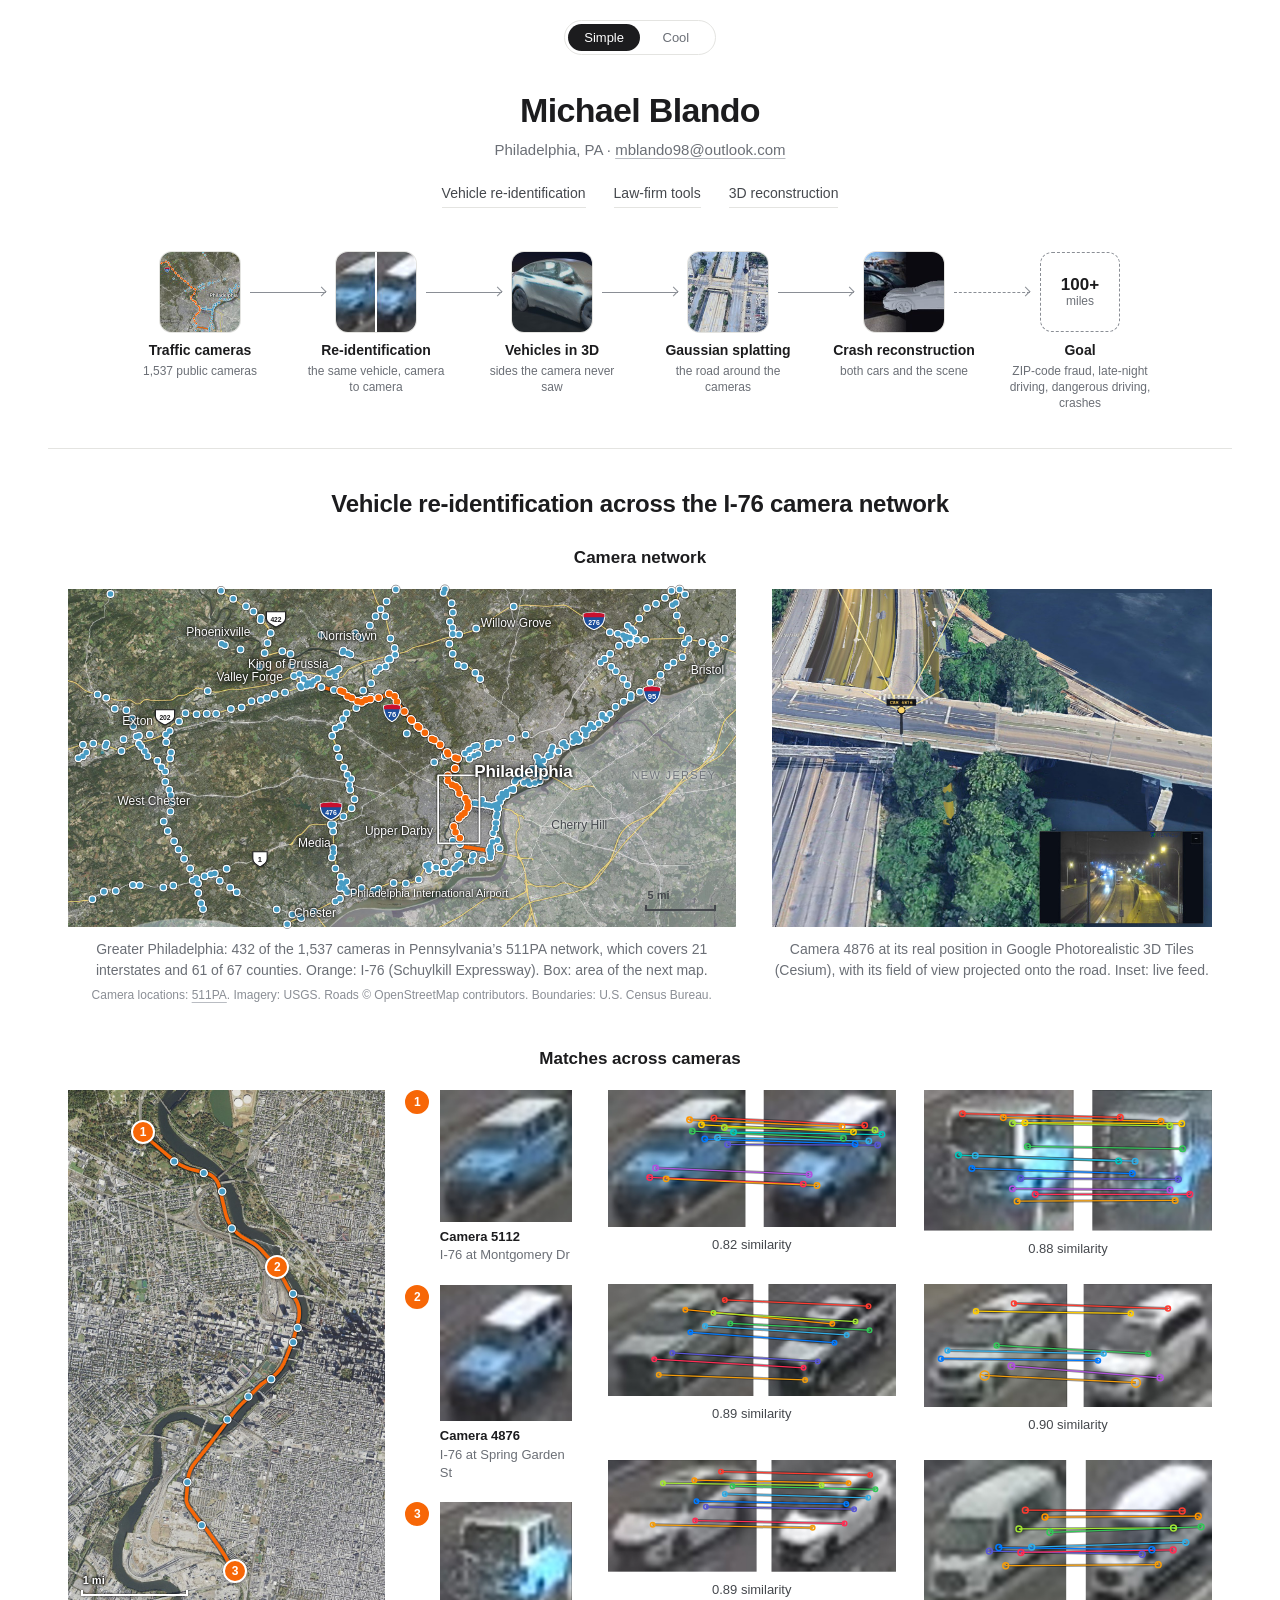
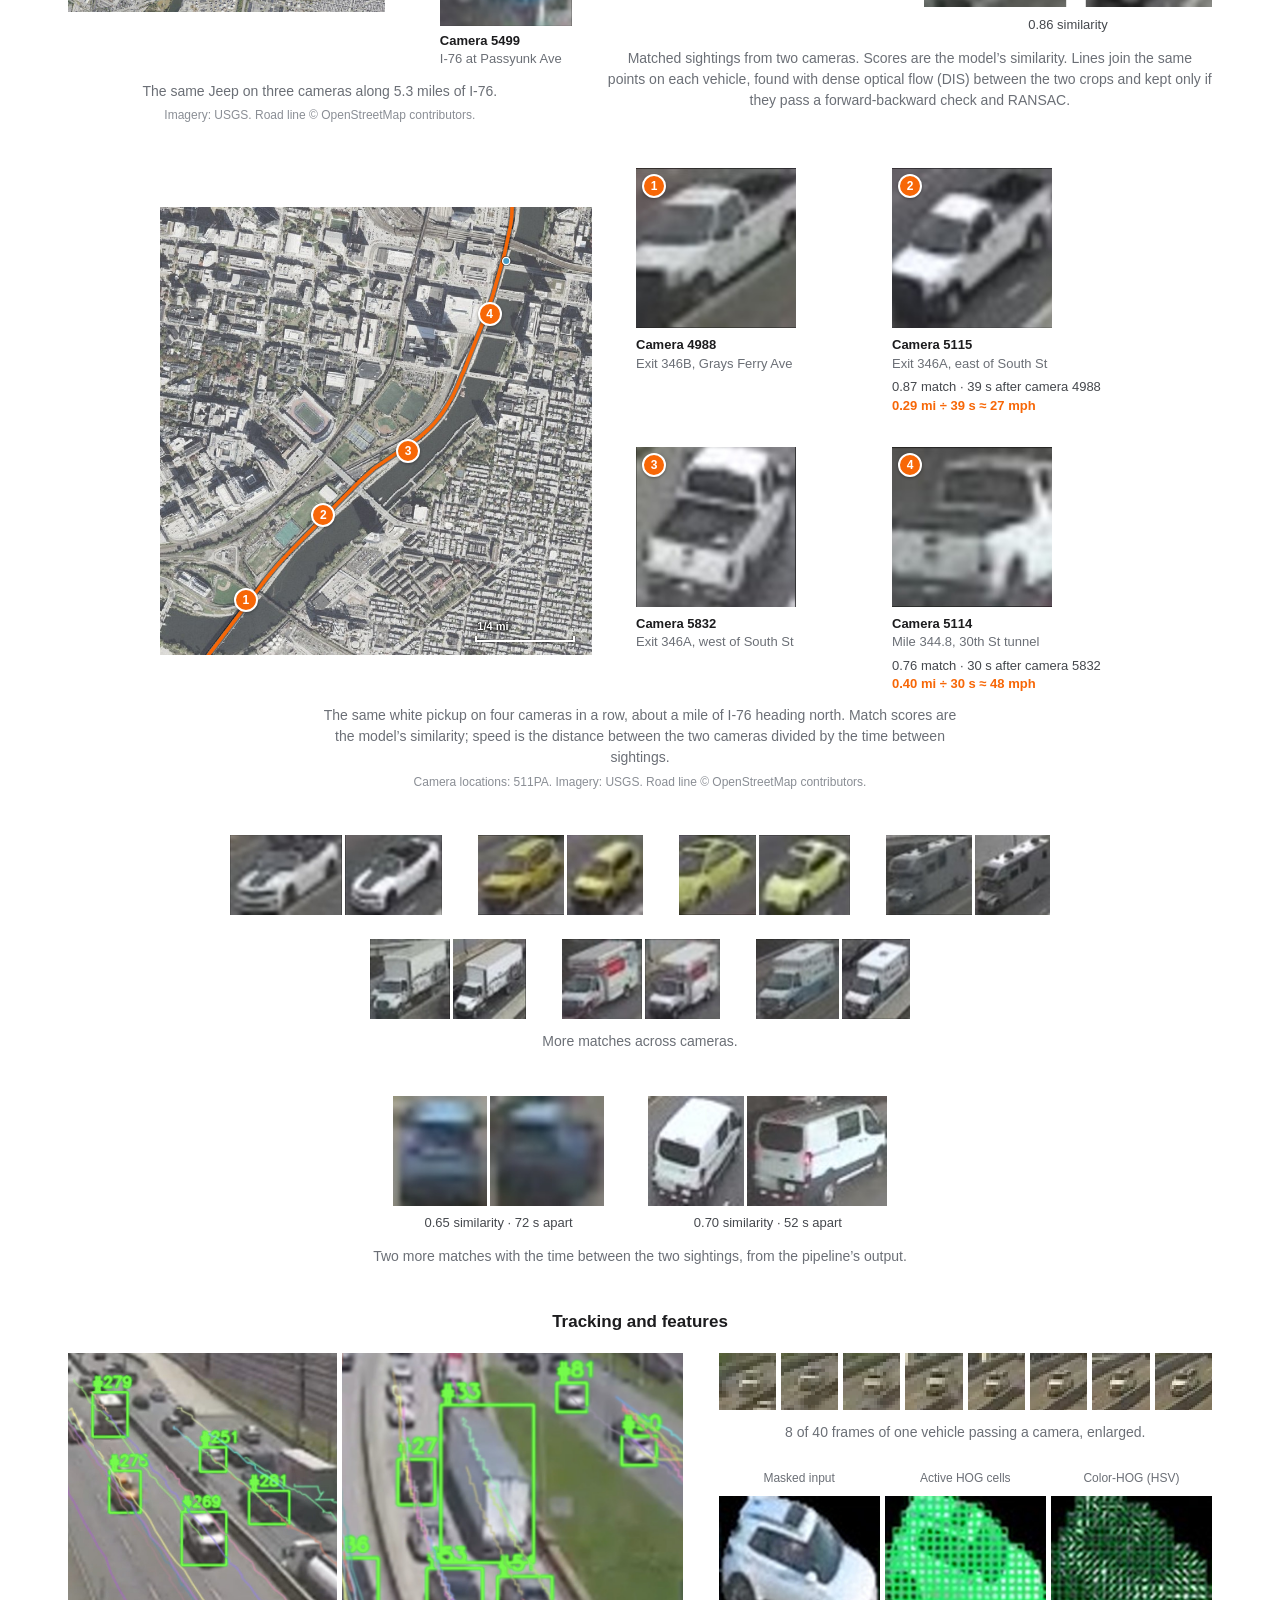
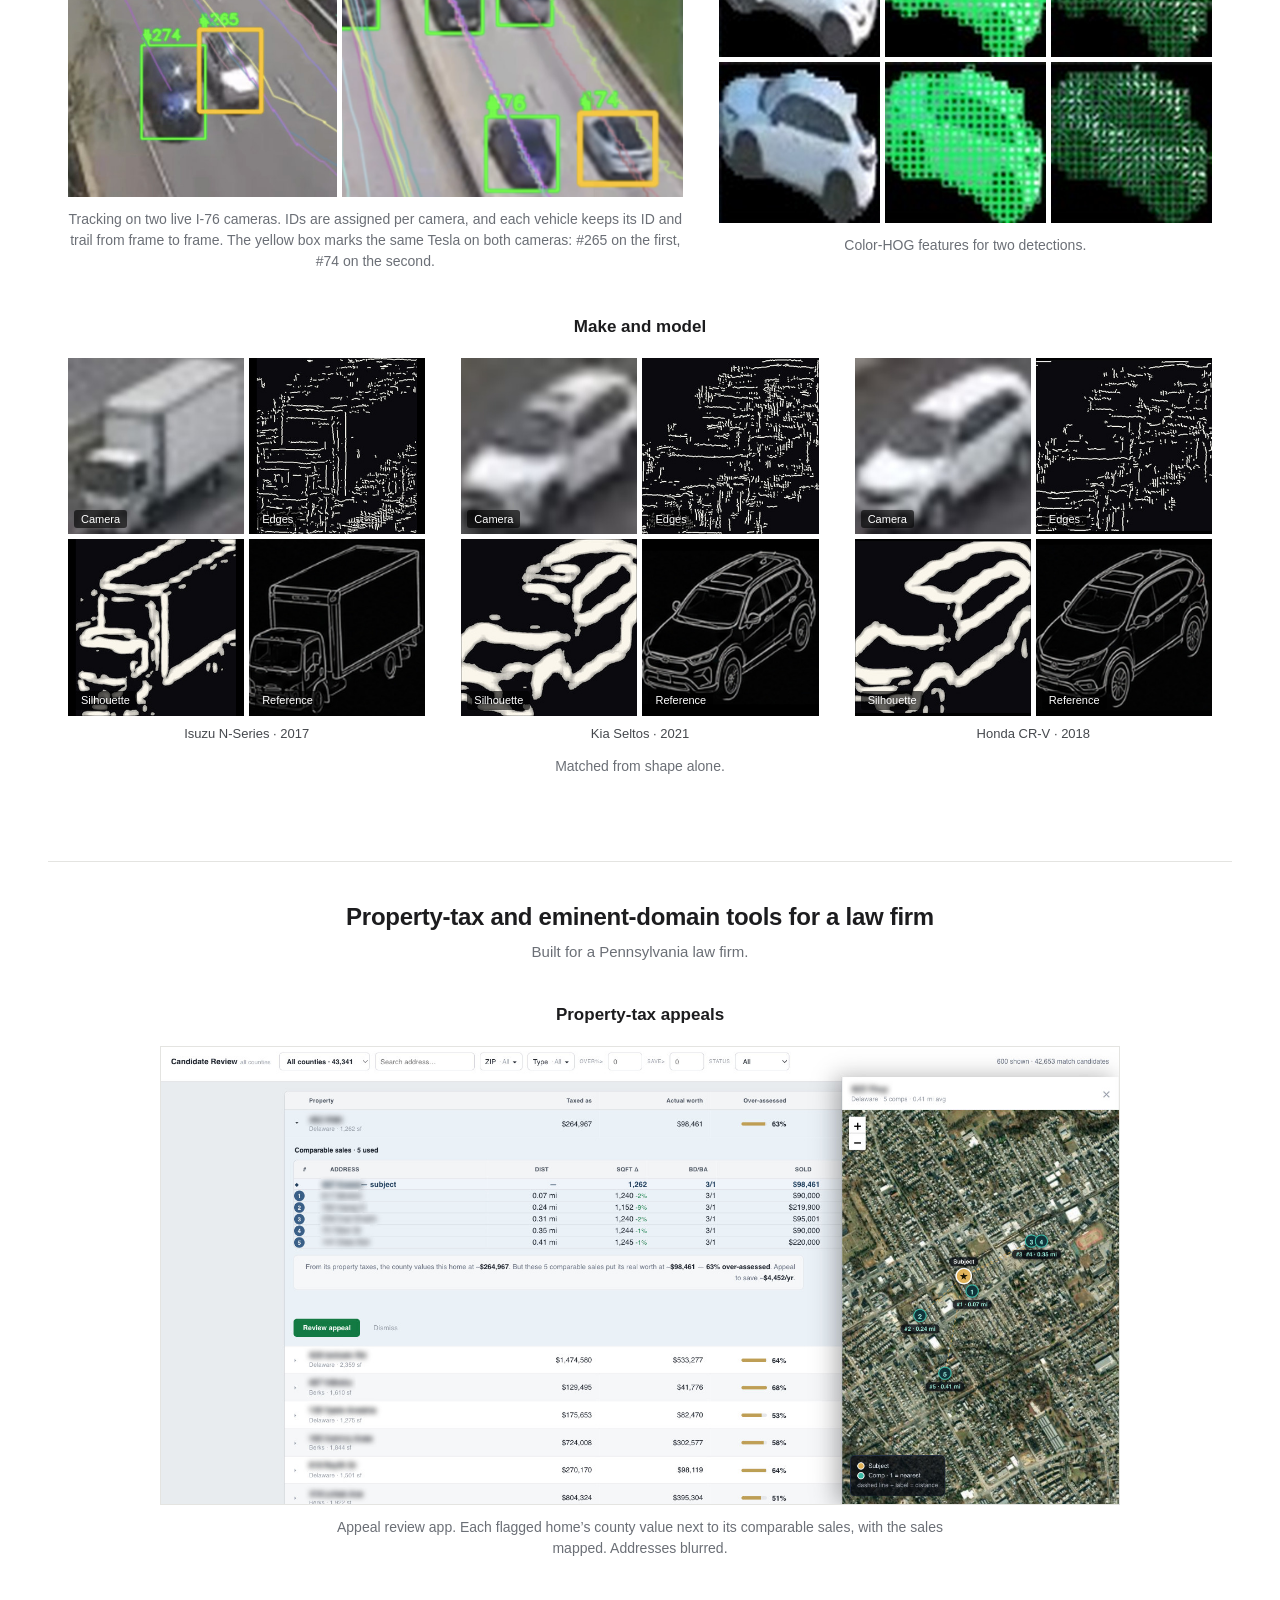
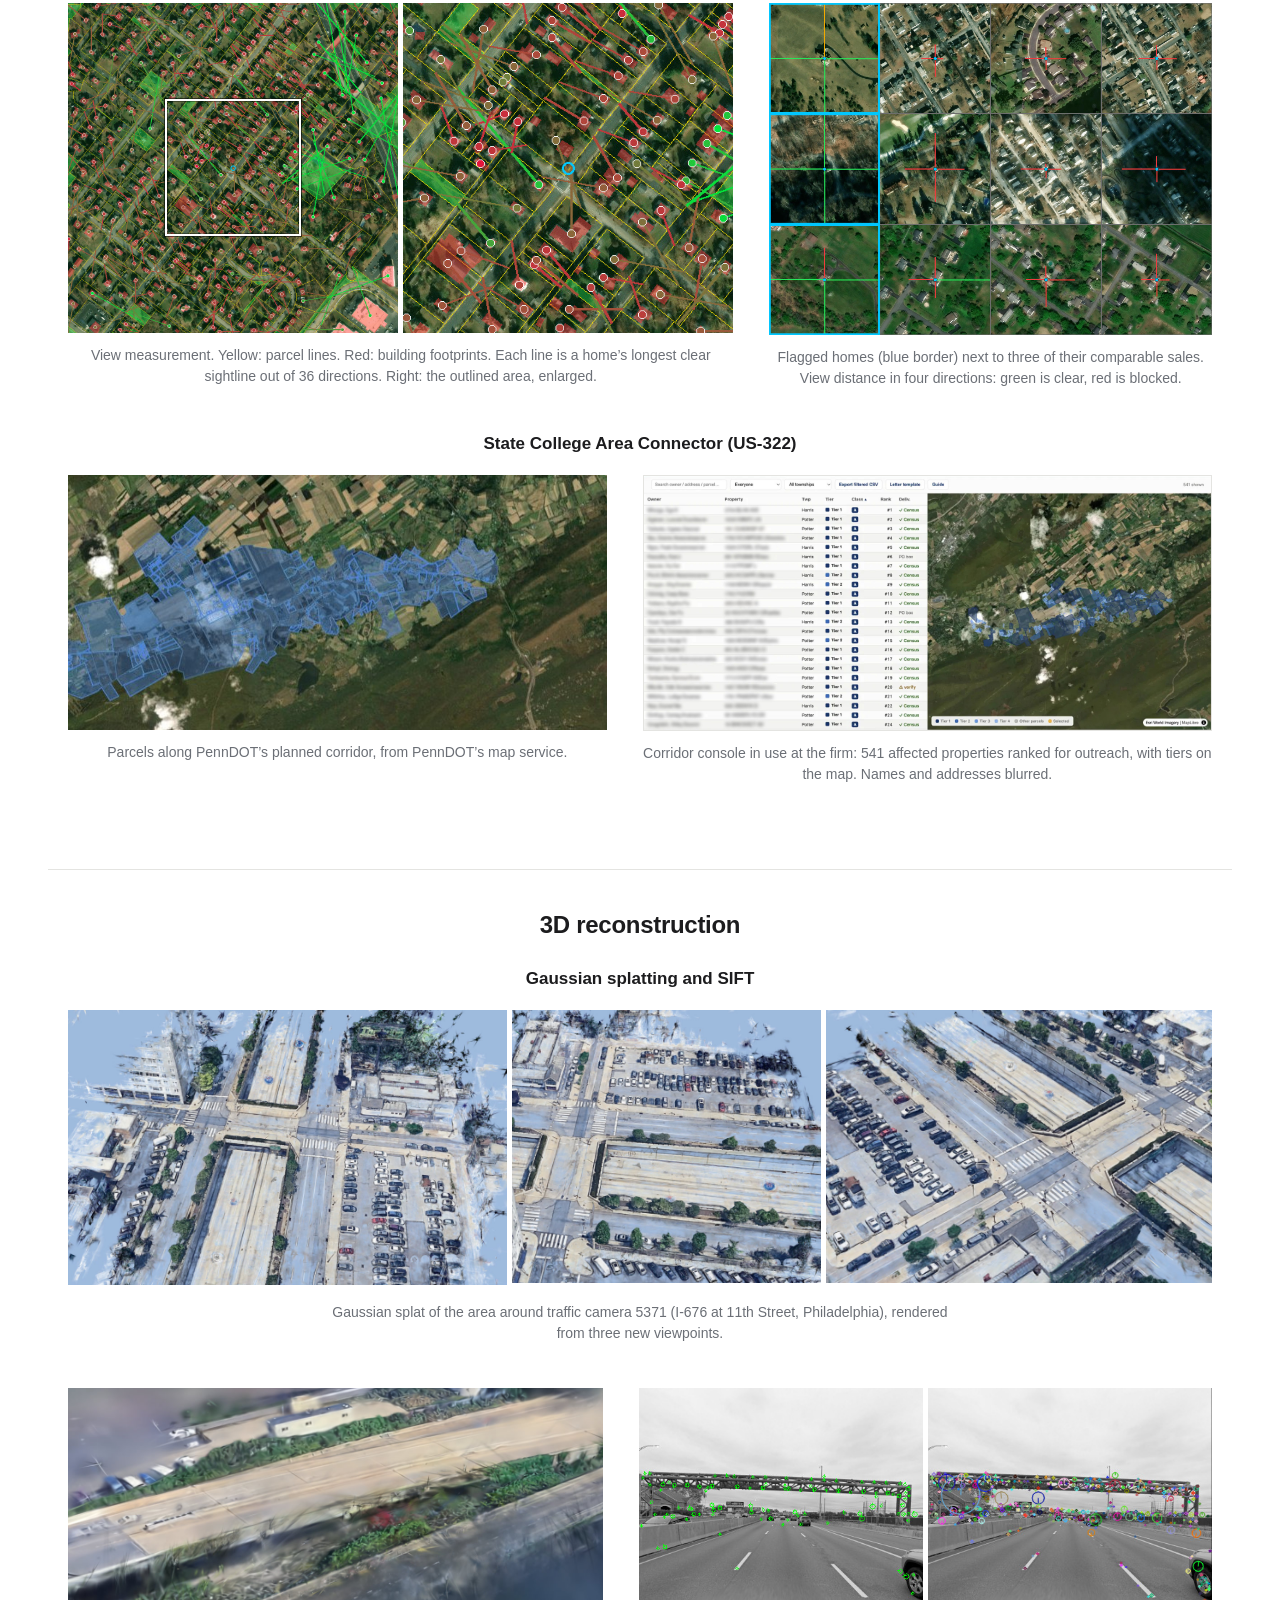
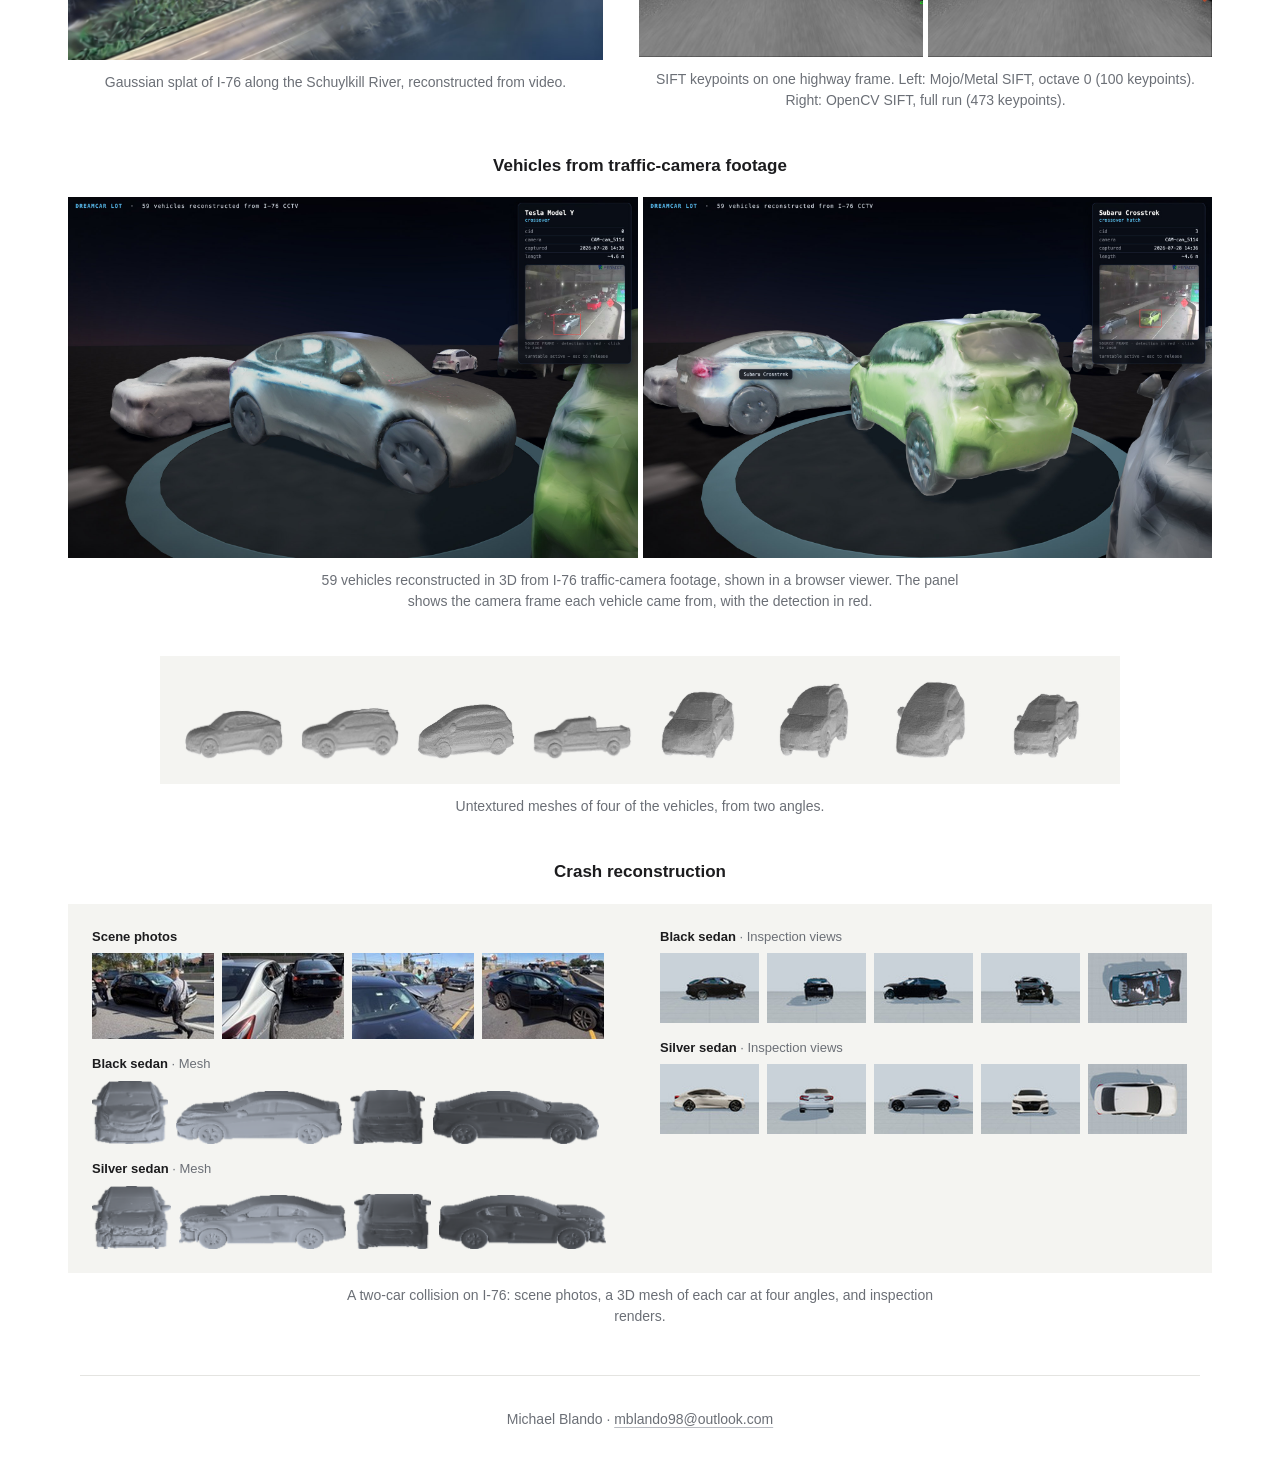
<file: index.html>
<!doctype html>
<html lang="en">
<head>
<meta charset="utf-8">
<meta name="viewport" content="width=device-width, initial-scale=1">
<title>Michael Blando</title>
<meta name="description" content="Michael Blando: vehicle re-identification on Pennsylvania traffic cameras, property-tax and eminent-domain tools for a law firm, and 3D reconstruction.">
<meta name="theme-color" content="#ffffff">
<link rel="canonical" href="https://mblando9988.github.io/portfolio/">
<link rel="icon" href="assets/favicon.svg" type="image/svg+xml">
<link rel="apple-touch-icon" href="assets/apple-touch-icon.png">
<meta property="og:type" content="website">
<meta property="og:site_name" content="Michael Blando">
<meta property="og:title" content="Michael Blando">
<meta property="og:description" content="Vehicle re-identification on Pennsylvania traffic cameras, 3D reconstruction, and property-tax and eminent-domain tools for a law firm.">
<meta property="og:url" content="https://mblando9988.github.io/portfolio/">
<meta property="og:image" content="https://mblando9988.github.io/portfolio/assets/img/og-card.jpg">
<meta property="og:image:width" content="1200">
<meta property="og:image:height" content="630">
<meta property="og:image:alt" content="Michael Blando. A map of Philadelphia-area traffic cameras next to a matched pair of the same Jeep from two cameras.">
<meta name="twitter:card" content="summary_large_image">
<link rel="stylesheet" href="assets/css/site.css">
</head>
<body>

<header class="masthead">
  <nav class="design-switch" aria-label="Page design">
    <a href="./" aria-current="page">Simple</a>
    <a href="interactive/">Cool</a>
  </nav>
  <h1>Michael Blando</h1>
  <p class="masthead-meta">Philadelphia, PA &middot; <a href="mailto:mblando98@outlook.com">mblando98@outlook.com</a></p>
  <nav class="masthead-nav" aria-label="Projects">
    <a href="#reid">Vehicle re-identification</a>
    <a href="#law">Law-firm tools</a>
    <a href="#recon">3D reconstruction</a>
  </nav>
</header>

<main>
<nav class="flow" aria-label="Project pipeline">
  <ol class="flow-steps">
    <li><a href="#reid"><img src="assets/img/nodes/cameras.jpg" width="160" height="160" alt=""><strong>Traffic cameras</strong><span>1,537 public cameras</span></a></li>
    <li><a href="#reid-matches"><img src="assets/img/nodes/reid.jpg" width="160" height="160" alt=""><strong>Re-identification</strong><span>the same vehicle, camera to camera</span></a></li>
    <li><a href="#recon-vehicles"><img src="assets/img/nodes/cars3d.jpg" width="160" height="160" alt=""><strong>Vehicles in 3D</strong><span>sides the camera never saw</span></a></li>
    <li><a href="#recon-splat"><img src="assets/img/nodes/splat.jpg" width="160" height="160" alt=""><strong>Gaussian splatting</strong><span>the road around the cameras</span></a></li>
    <li><a href="#recon-crash"><img src="assets/img/nodes/crash.jpg" width="160" height="160" alt=""><strong>Crash reconstruction</strong><span>both cars and the scene</span></a></li>
    <li class="flow-goal"><div class="goal-box" aria-hidden="true"><b>100+</b>miles</div><strong>Goal</strong><span>ZIP-code fraud, late-night driving, dangerous driving, crashes</span></li>
  </ol>
</nav>

<section class="project" id="reid" aria-labelledby="reid-title">
  <h2 id="reid-title">Vehicle re-identification across the I&#8209;76 camera network</h2>

  <h3>Camera network</h3>

  <div class="row">
  <figure class="fig fig-wide" style="--grow:1.97">
    <div class="metro-map">
      <img src="assets/img/reid/metro-map.jpg" width="2080" height="1056" loading="lazy" alt="Satellite map of greater Philadelphia with a blue marker at each of the 511PA traffic cameras, placed along I-76, I-95, I-476, the Pennsylvania Turnpike, US-1, US-202, US-422 and other highways.">
      <svg class="mt-overlay" viewBox="0 0 2080 1056" preserveAspectRatio="none" aria-hidden="true" focusable="false">
        <path class="mt-i76-casing" d="M1125.3 459.8L1129.6 464.0M940.5 343.6L953.2 340.8M1134.4 467.0L1113.3 449.2M903.1 350.0L904.6 350.6M904.6 350.2L903.5 349.8M900.0 348.1L895.0 344.4M909.3 351.5L912.9 351.5M928.6 346.8L930.4 346.3M930.7 345.9L928.7 346.2M924.9 346.6L916.8 348.8M930.4 346.3L939.4 343.9M939.4 343.9L940.5 343.6M940.4 343.3L939.3 343.6M939.3 343.6L939.0 343.7M915.2 349.3L909.3 350.8L904.9 350.3M916.8 348.8L915.2 349.3M742.1 285.6L743.2 286.3M749.6 290.5L753.2 292.7M743.7 286.3L742.6 285.6M742.6 285.6L738.0 282.5M873.1 335.5L863.6 324.9M877.6 338.5L873.1 335.5M877.4 338.8L890.2 341.9L903.1 350.0M872.9 335.7L877.4 338.8M895.0 344.4L889.7 341.4L877.6 338.5M1201.7 742.0L1201.3 747.2M1219.1 714.1L1222.1 710.3M1202.0 742.0L1202.5 737.3M1236.4 697.1L1223.5 708.5M1208.8 554.3L1201.9 563.5L1190.1 572.4L1186.0 577.3M1247.0 673.8L1241.7 689.8M1247.2 673.8L1246.4 666.3M1241.9 689.9L1246.9 675.4M1242.4 658.7L1239.9 655.2M1242.6 659.1L1242.4 658.7M1244.1 661.8L1242.6 659.1M1245.2 663.8L1244.1 661.8M1242.1 659.9L1243.0 661.5M1241.7 659.3L1242.1 659.9M1202.3 737.2L1201.7 742.0M1202.5 737.3L1219.1 714.1M953.2 340.8L956.6 340.3M956.6 340.3L981.0 335.0L1000.6 327.8L1008.6 328.0L1013.1 330.2L1017.1 334.3L1025.0 351.0L1035.0 364.7M956.6 340.0L953.2 340.5M953.2 340.5L949.0 341.2M1181.5 509.7L1176.6 505.8M1205.3 613.0L1197.4 609.7L1185.0 598.6M1206.1 613.6L1210.7 614.9M1205.3 613.4L1206.1 613.6M1206.2 613.1L1205.3 613.0M1184.3 597.3L1183.6 595.7M1183.8 583.0L1187.9 575.2M1184.7 598.8L1196.7 609.7L1202.7 612.7M1183.0 584.6L1182.5 591.9M1183.9 597.5L1184.7 598.8M1185.0 598.6L1184.3 597.3M1183.4 583.1L1183.0 584.6M1183.4 584.6L1183.8 583.0M1211.2 526.9L1204.5 522.8M1202.3 522.5L1203.9 523.3M1202.8 522.0L1201.0 521.2M1211.7 527.3L1211.2 526.9M1209.4 527.4L1211.8 530.6M1204.5 523.7L1208.3 526.5M1208.3 526.5L1209.4 527.4M1204.5 522.8L1202.8 522.0M1167.0 497.6L1170.2 501.1M1184.1 514.5L1191.4 517.5M1186.1 513.1L1183.8 511.5M1180.3 511.7L1181.1 512.4M1181.1 512.4L1182.0 513.1M1182.0 513.1L1184.1 514.5M1165.9 496.0L1159.1 485.1L1154.4 480.2M1165.7 496.2L1167.0 497.6M1167.1 497.5L1165.9 496.0M1154.4 480.2L1144.6 472.8M1144.5 473.0L1154.3 480.4M1154.3 480.4L1158.4 484.6L1165.7 496.2M1144.6 472.8L1139.7 469.6M1135.6 467.6L1134.4 467.0M1134.3 467.2L1135.4 467.8M1135.4 467.8L1144.5 473.0M1214.4 537.6L1214.6 534.1M1113.3 449.2L1112.4 448.6M1112.4 448.6L1101.4 436.3L1092.9 431.2M1113.1 449.5L1125.3 459.8M1112.2 448.9L1113.1 449.5M1038.1 368.7L1068.6 407.5M1068.9 407.5L1038.3 368.6M1068.6 407.5L1070.6 409.3M1070.6 409.3L1082.3 419.2M1070.9 409.2L1068.9 407.5M1035.1 364.5L1026.0 352.3L1017.6 334.5L1014.1 330.7L1009.0 327.9L1000.7 327.6L979.3 335.2L956.6 340.0M1036.0 366.0L1037.5 368.0M1035.0 364.7L1036.0 366.0M1037.5 368.0L1038.1 368.7M1037.7 367.9L1036.1 365.8M1038.3 368.6L1037.7 367.9M1036.1 365.8L1035.1 364.5M1212.1 615.9L1214.4 619.1L1219.4 635.8L1233.3 647.3M1217.3 629.7L1213.8 616.8L1211.0 614.4L1206.2 613.1M1222.2 779.1L1224.2 781.9M1225.3 778.4L1225.1 778.2M1297.6 813.8L1305.2 816.8M1296.4 813.5L1297.6 813.8M1296.4 813.1L1294.5 812.7M1297.5 813.4L1296.4 813.1M1291.6 812.1L1282.3 810.6M1293.1 812.8L1296.4 813.5M1291.5 812.5L1293.1 812.8M1280.7 810.7L1281.6 810.9M1266.9 808.3L1277.0 810.1M1282.3 810.6L1280.7 810.3M1280.7 810.3L1280.0 810.2M1282.3 811.0L1290.7 812.4M1264.5 807.7L1246.8 804.8M1267.0 808.1L1264.5 807.7M1264.5 807.9L1266.9 808.3M1245.9 805.4L1252.7 806.0M1246.8 804.8L1243.0 804.5M1238.0 804.1L1245.9 805.4M1226.1 783.8L1225.3 778.4M1224.4 798.8L1228.0 802.1L1238.0 804.1M1243.8 663.0L1246.8 668.4L1247.0 673.8M1238.9 654.0L1233.0 646.4M1192.4 517.0L1188.1 514.4M1226.0 706.6L1237.9 696.3M792.2 305.2L791.1 304.9M788.9 304.3L775.7 300.4M790.7 305.1L791.9 305.5M791.9 305.5L817.3 312.8L850.2 317.9L857.7 321.0L865.1 326.9M762.0 296.3L743.7 286.3M738.0 282.9L742.1 285.6M1268.6 808.3L1267.0 808.1M1306.0 815.6L1300.9 814.3M1193.7 518.5L1198.9 520.9M1177.4 508.8L1180.3 511.7M1239.3 655.1L1241.7 659.3M871.6 334.3L872.9 335.7M1198.1 519.8L1192.4 517.0M1246.4 666.3L1245.2 663.8M1169.7 499.9L1167.1 497.5M1214.4 532.7L1211.7 527.3M1186.0 577.3L1183.4 583.1M1280.0 810.2L1268.6 808.3M1243.0 804.5L1228.5 802.0L1224.6 798.3M1218.0 770.5L1217.1 769.3M1201.7 746.7L1202.0 742.0M1187.9 575.2L1202.9 563.1L1209.2 554.5M1308.8 817.5L1310.1 817.6M1217.2 770.3L1218.8 773.0M1218.8 773.0L1221.2 777.6M1083.7 420.6L1082.5 419.1M1083.5 420.8L1090.6 429.6L1101.7 436.9L1112.2 448.9M1082.5 419.1L1070.9 409.2M1082.3 419.2L1083.5 420.8M728.3 276.6L730.3 277.9M731.0 276.9L727.0 275.1M735.0 280.9L738.0 282.9M736.2 281.1L734.7 279.4M1212.6 532.2L1213.0 533.5M1183.8 511.5L1183.4 511.2M1221.2 777.6L1222.2 779.1M1214.1 540.2L1214.4 537.6M1203.9 523.3L1204.5 523.7M1170.2 501.1L1174.8 506.0M1176.6 505.8L1175.9 505.2M1174.8 506.0L1177.4 508.8M1201.0 521.2L1198.1 519.8M1200.0 521.5L1202.3 522.5M1174.1 503.6L1169.7 499.9M1188.1 514.4L1186.1 513.1M1175.9 505.2L1174.1 503.6M1211.8 530.6L1212.6 532.2M1224.2 781.9L1225.1 788.1M775.7 300.4L766.7 297.6M762.2 296.4L762.0 296.3M766.7 297.6L762.2 296.4M762.2 296.7L771.3 299.5M762.0 296.6L762.2 296.7M926.6 346.4L924.9 346.6M928.7 346.2L926.6 346.4M926.7 347.3L928.6 346.8M914.3 351.3L926.7 347.3M904.6 350.6L909.3 351.5M743.2 286.3L749.6 290.5M738.0 282.5L736.2 281.1M771.3 299.5L772.7 299.9M772.7 299.9L786.1 303.9M786.1 303.9L790.7 305.1M791.1 304.9L788.9 304.3M731.2 278.5L735.0 280.9M1209.2 554.5L1209.5 553.9M1209.5 553.9L1214.1 540.2M1209.2 553.5L1208.8 554.3M1213.5 537.3L1212.3 545.6L1209.2 553.5M1224.6 798.3L1224.2 796.3M1224.4 793.7L1226.1 783.8M1223.9 797.2L1224.4 798.8M1224.8 789.8L1223.9 797.2M1213.0 533.5L1213.5 537.3M1211.9 761.8L1202.6 749.8L1201.7 746.7M1217.1 769.3L1211.9 761.8M903.5 349.8L900.0 348.1M1203.4 751.4L1207.9 757.3M1201.3 747.2L1203.4 751.4M1202.7 612.7L1205.3 613.4M857.9 320.7L849.7 317.4L817.7 312.6L792.2 305.2M863.6 324.9L857.9 320.7M1233.0 646.4L1221.2 637.5L1217.3 629.7M1139.7 469.6L1135.6 467.6M1225.1 778.2L1221.0 774.6M1207.9 757.3L1217.2 770.3M939.0 343.7L930.7 345.9M1218.9 714.0L1204.2 733.0L1202.3 737.2M753.2 292.7L762.0 296.6M1129.6 464.0L1134.3 467.2M949.0 341.2L940.4 343.3M1092.9 431.2L1083.7 420.6M1233.3 647.3L1239.3 655.1M912.9 351.5L914.3 351.3M1183.0 592.8L1183.4 584.6M1183.6 595.7L1183.0 592.8M865.1 326.9L871.6 334.3M1223.5 708.5L1218.9 714.0M1299.3 813.9L1297.5 813.4M1300.9 814.3L1299.3 813.9M1223.6 708.8L1226.0 706.6M1222.1 710.3L1223.6 708.8M1237.9 696.3L1241.9 689.9M1241.7 689.8L1236.4 697.1M1259.5 807.1L1264.5 807.9M1252.7 806.0L1259.5 807.1M734.7 279.4L733.8 278.7M727.0 275.1L722.9 272.1M733.8 278.7L731.0 276.9M730.3 277.9L731.2 278.5M1182.5 591.9L1183.5 596.5M1221.0 774.6L1220.0 773.2M1218.4 771.1L1218.0 770.5M1246.9 675.4L1247.2 673.8M1311.4 817.3L1307.8 816.2M1307.0 815.9L1306.7 815.8M904.9 350.3L904.6 350.2M1307.8 816.2L1307.0 815.9M1294.5 812.7L1293.2 812.4M1183.5 596.5L1183.9 597.5M1225.1 788.1L1224.8 789.8M1224.2 796.3L1224.4 793.7M1277.0 810.1L1280.7 810.7M1281.6 810.9L1282.3 811.0M1293.2 812.4L1291.6 812.1M1290.7 812.4L1291.5 812.5M1305.2 816.8L1306.6 817.1M1191.4 517.5L1193.7 518.5M722.9 272.1L722.4 271.6M1310.1 817.6L1311.3 817.7M1306.6 817.1L1308.8 817.5M1306.7 815.8L1306.0 815.6M1220.0 773.2L1218.4 771.1M1198.9 520.9L1200.0 521.5M1214.6 534.1L1214.4 532.7M1243.0 661.5L1243.8 663.0M1239.9 655.2L1238.9 654.0M1210.7 614.9L1212.1 615.9M1183.4 511.2L1181.5 509.7"/>
        <path class="mt-i76" d="M1125.3 459.8L1129.6 464.0M940.5 343.6L953.2 340.8M1134.4 467.0L1113.3 449.2M903.1 350.0L904.6 350.6M904.6 350.2L903.5 349.8M900.0 348.1L895.0 344.4M909.3 351.5L912.9 351.5M928.6 346.8L930.4 346.3M930.7 345.9L928.7 346.2M924.9 346.6L916.8 348.8M930.4 346.3L939.4 343.9M939.4 343.9L940.5 343.6M940.4 343.3L939.3 343.6M939.3 343.6L939.0 343.7M915.2 349.3L909.3 350.8L904.9 350.3M916.8 348.8L915.2 349.3M742.1 285.6L743.2 286.3M749.6 290.5L753.2 292.7M743.7 286.3L742.6 285.6M742.6 285.6L738.0 282.5M873.1 335.5L863.6 324.9M877.6 338.5L873.1 335.5M877.4 338.8L890.2 341.9L903.1 350.0M872.9 335.7L877.4 338.8M895.0 344.4L889.7 341.4L877.6 338.5M1201.7 742.0L1201.3 747.2M1219.1 714.1L1222.1 710.3M1202.0 742.0L1202.5 737.3M1236.4 697.1L1223.5 708.5M1208.8 554.3L1201.9 563.5L1190.1 572.4L1186.0 577.3M1247.0 673.8L1241.7 689.8M1247.2 673.8L1246.4 666.3M1241.9 689.9L1246.9 675.4M1242.4 658.7L1239.9 655.2M1242.6 659.1L1242.4 658.7M1244.1 661.8L1242.6 659.1M1245.2 663.8L1244.1 661.8M1242.1 659.9L1243.0 661.5M1241.7 659.3L1242.1 659.9M1202.3 737.2L1201.7 742.0M1202.5 737.3L1219.1 714.1M953.2 340.8L956.6 340.3M956.6 340.3L981.0 335.0L1000.6 327.8L1008.6 328.0L1013.1 330.2L1017.1 334.3L1025.0 351.0L1035.0 364.7M956.6 340.0L953.2 340.5M953.2 340.5L949.0 341.2M1181.5 509.7L1176.6 505.8M1205.3 613.0L1197.4 609.7L1185.0 598.6M1206.1 613.6L1210.7 614.9M1205.3 613.4L1206.1 613.6M1206.2 613.1L1205.3 613.0M1184.3 597.3L1183.6 595.7M1183.8 583.0L1187.9 575.2M1184.7 598.8L1196.7 609.7L1202.7 612.7M1183.0 584.6L1182.5 591.9M1183.9 597.5L1184.7 598.8M1185.0 598.6L1184.3 597.3M1183.4 583.1L1183.0 584.6M1183.4 584.6L1183.8 583.0M1211.2 526.9L1204.5 522.8M1202.3 522.5L1203.9 523.3M1202.8 522.0L1201.0 521.2M1211.7 527.3L1211.2 526.9M1209.4 527.4L1211.8 530.6M1204.5 523.7L1208.3 526.5M1208.3 526.5L1209.4 527.4M1204.5 522.8L1202.8 522.0M1167.0 497.6L1170.2 501.1M1184.1 514.5L1191.4 517.5M1186.1 513.1L1183.8 511.5M1180.3 511.7L1181.1 512.4M1181.1 512.4L1182.0 513.1M1182.0 513.1L1184.1 514.5M1165.9 496.0L1159.1 485.1L1154.4 480.2M1165.7 496.2L1167.0 497.6M1167.1 497.5L1165.9 496.0M1154.4 480.2L1144.6 472.8M1144.5 473.0L1154.3 480.4M1154.3 480.4L1158.4 484.6L1165.7 496.2M1144.6 472.8L1139.7 469.6M1135.6 467.6L1134.4 467.0M1134.3 467.2L1135.4 467.8M1135.4 467.8L1144.5 473.0M1214.4 537.6L1214.6 534.1M1113.3 449.2L1112.4 448.6M1112.4 448.6L1101.4 436.3L1092.9 431.2M1113.1 449.5L1125.3 459.8M1112.2 448.9L1113.1 449.5M1038.1 368.7L1068.6 407.5M1068.9 407.5L1038.3 368.6M1068.6 407.5L1070.6 409.3M1070.6 409.3L1082.3 419.2M1070.9 409.2L1068.9 407.5M1035.1 364.5L1026.0 352.3L1017.6 334.5L1014.1 330.7L1009.0 327.9L1000.7 327.6L979.3 335.2L956.6 340.0M1036.0 366.0L1037.5 368.0M1035.0 364.7L1036.0 366.0M1037.5 368.0L1038.1 368.7M1037.7 367.9L1036.1 365.8M1038.3 368.6L1037.7 367.9M1036.1 365.8L1035.1 364.5M1212.1 615.9L1214.4 619.1L1219.4 635.8L1233.3 647.3M1217.3 629.7L1213.8 616.8L1211.0 614.4L1206.2 613.1M1222.2 779.1L1224.2 781.9M1225.3 778.4L1225.1 778.2M1297.6 813.8L1305.2 816.8M1296.4 813.5L1297.6 813.8M1296.4 813.1L1294.5 812.7M1297.5 813.4L1296.4 813.1M1291.6 812.1L1282.3 810.6M1293.1 812.8L1296.4 813.5M1291.5 812.5L1293.1 812.8M1280.7 810.7L1281.6 810.9M1266.9 808.3L1277.0 810.1M1282.3 810.6L1280.7 810.3M1280.7 810.3L1280.0 810.2M1282.3 811.0L1290.7 812.4M1264.5 807.7L1246.8 804.8M1267.0 808.1L1264.5 807.7M1264.5 807.9L1266.9 808.3M1245.9 805.4L1252.7 806.0M1246.8 804.8L1243.0 804.5M1238.0 804.1L1245.9 805.4M1226.1 783.8L1225.3 778.4M1224.4 798.8L1228.0 802.1L1238.0 804.1M1243.8 663.0L1246.8 668.4L1247.0 673.8M1238.9 654.0L1233.0 646.4M1192.4 517.0L1188.1 514.4M1226.0 706.6L1237.9 696.3M792.2 305.2L791.1 304.9M788.9 304.3L775.7 300.4M790.7 305.1L791.9 305.5M791.9 305.5L817.3 312.8L850.2 317.9L857.7 321.0L865.1 326.9M762.0 296.3L743.7 286.3M738.0 282.9L742.1 285.6M1268.6 808.3L1267.0 808.1M1306.0 815.6L1300.9 814.3M1193.7 518.5L1198.9 520.9M1177.4 508.8L1180.3 511.7M1239.3 655.1L1241.7 659.3M871.6 334.3L872.9 335.7M1198.1 519.8L1192.4 517.0M1246.4 666.3L1245.2 663.8M1169.7 499.9L1167.1 497.5M1214.4 532.7L1211.7 527.3M1186.0 577.3L1183.4 583.1M1280.0 810.2L1268.6 808.3M1243.0 804.5L1228.5 802.0L1224.6 798.3M1218.0 770.5L1217.1 769.3M1201.7 746.7L1202.0 742.0M1187.9 575.2L1202.9 563.1L1209.2 554.5M1308.8 817.5L1310.1 817.6M1217.2 770.3L1218.8 773.0M1218.8 773.0L1221.2 777.6M1083.7 420.6L1082.5 419.1M1083.5 420.8L1090.6 429.6L1101.7 436.9L1112.2 448.9M1082.5 419.1L1070.9 409.2M1082.3 419.2L1083.5 420.8M728.3 276.6L730.3 277.9M731.0 276.9L727.0 275.1M735.0 280.9L738.0 282.9M736.2 281.1L734.7 279.4M1212.6 532.2L1213.0 533.5M1183.8 511.5L1183.4 511.2M1221.2 777.6L1222.2 779.1M1214.1 540.2L1214.4 537.6M1203.9 523.3L1204.5 523.7M1170.2 501.1L1174.8 506.0M1176.6 505.8L1175.9 505.2M1174.8 506.0L1177.4 508.8M1201.0 521.2L1198.1 519.8M1200.0 521.5L1202.3 522.5M1174.1 503.6L1169.7 499.9M1188.1 514.4L1186.1 513.1M1175.9 505.2L1174.1 503.6M1211.8 530.6L1212.6 532.2M1224.2 781.9L1225.1 788.1M775.7 300.4L766.7 297.6M762.2 296.4L762.0 296.3M766.7 297.6L762.2 296.4M762.2 296.7L771.3 299.5M762.0 296.6L762.2 296.7M926.6 346.4L924.9 346.6M928.7 346.2L926.6 346.4M926.7 347.3L928.6 346.8M914.3 351.3L926.7 347.3M904.6 350.6L909.3 351.5M743.2 286.3L749.6 290.5M738.0 282.5L736.2 281.1M771.3 299.5L772.7 299.9M772.7 299.9L786.1 303.9M786.1 303.9L790.7 305.1M791.1 304.9L788.9 304.3M731.2 278.5L735.0 280.9M1209.2 554.5L1209.5 553.9M1209.5 553.9L1214.1 540.2M1209.2 553.5L1208.8 554.3M1213.5 537.3L1212.3 545.6L1209.2 553.5M1224.6 798.3L1224.2 796.3M1224.4 793.7L1226.1 783.8M1223.9 797.2L1224.4 798.8M1224.8 789.8L1223.9 797.2M1213.0 533.5L1213.5 537.3M1211.9 761.8L1202.6 749.8L1201.7 746.7M1217.1 769.3L1211.9 761.8M903.5 349.8L900.0 348.1M1203.4 751.4L1207.9 757.3M1201.3 747.2L1203.4 751.4M1202.7 612.7L1205.3 613.4M857.9 320.7L849.7 317.4L817.7 312.6L792.2 305.2M863.6 324.9L857.9 320.7M1233.0 646.4L1221.2 637.5L1217.3 629.7M1139.7 469.6L1135.6 467.6M1225.1 778.2L1221.0 774.6M1207.9 757.3L1217.2 770.3M939.0 343.7L930.7 345.9M1218.9 714.0L1204.2 733.0L1202.3 737.2M753.2 292.7L762.0 296.6M1129.6 464.0L1134.3 467.2M949.0 341.2L940.4 343.3M1092.9 431.2L1083.7 420.6M1233.3 647.3L1239.3 655.1M912.9 351.5L914.3 351.3M1183.0 592.8L1183.4 584.6M1183.6 595.7L1183.0 592.8M865.1 326.9L871.6 334.3M1223.5 708.5L1218.9 714.0M1299.3 813.9L1297.5 813.4M1300.9 814.3L1299.3 813.9M1223.6 708.8L1226.0 706.6M1222.1 710.3L1223.6 708.8M1237.9 696.3L1241.9 689.9M1241.7 689.8L1236.4 697.1M1259.5 807.1L1264.5 807.9M1252.7 806.0L1259.5 807.1M734.7 279.4L733.8 278.7M727.0 275.1L722.9 272.1M733.8 278.7L731.0 276.9M730.3 277.9L731.2 278.5M1182.5 591.9L1183.5 596.5M1221.0 774.6L1220.0 773.2M1218.4 771.1L1218.0 770.5M1246.9 675.4L1247.2 673.8M1311.4 817.3L1307.8 816.2M1307.0 815.9L1306.7 815.8M904.9 350.3L904.6 350.2M1307.8 816.2L1307.0 815.9M1294.5 812.7L1293.2 812.4M1183.5 596.5L1183.9 597.5M1225.1 788.1L1224.8 789.8M1224.2 796.3L1224.4 793.7M1277.0 810.1L1280.7 810.7M1281.6 810.9L1282.3 811.0M1293.2 812.4L1291.6 812.1M1290.7 812.4L1291.5 812.5M1305.2 816.8L1306.6 817.1M1191.4 517.5L1193.7 518.5M722.9 272.1L722.4 271.6M1310.1 817.6L1311.3 817.7M1306.6 817.1L1308.8 817.5M1306.7 815.8L1306.0 815.6M1220.0 773.2L1218.4 771.1M1198.9 520.9L1200.0 521.5M1214.6 534.1L1214.4 532.7M1243.0 661.5L1243.8 663.0M1239.9 655.2L1238.9 654.0M1210.7 614.9L1212.1 615.9M1183.4 511.2L1181.5 509.7"/>
        <path class="mt-cam-shadow" d="M1203.8 871.1h0M1198.9 139.5h0M1218.6 141.7h0M1798.3 158.0h0M733.8 280.8h0M1729.8 144.2h0M1271.9 122.9h0M435.4 317.7h0M1688.2 134.8h0M119.0 339.0h0M1388.7 54.4h0M1976.2 166.1h0M721.7 265.0h0M1751.4 151.4h0M1772.9 158.1h0M2006.4 173.1h0M1004.8 154.6h0M1002.0 216.2h0M1019.7 205.2h0M1017.7 183.7h0M988.7 84.6h0M1743.3 299.5h0M1613.3 455.0h0M1288.3 670.9h0M1221.6 794.8h0M1628.7 422.1h0M1551.8 490.9h0M876.1 610.3h0M849.9 895.7h0M228.0 491.9h0M919.6 316.5h0M315.5 625.8h0M318.0 527.9h0M92.1 329.0h0M1353.0 637.4h0M1729.8 279.5h0M1671.8 219.1h0M1340.0 480.5h0M1886.8 229.1h0M1396.4 593.2h0M116.6 488.9h0M743.4 301.4h0M1469.7 542.3h0M821.3 736.4h0M1329.5 673.2h0M1460.2 578.5h0M1473.9 551.9h0M1574.2 476.9h0M915.5 346.0h0M1290.5 656.6h0M1199.2 73.6h0M838.2 496.6h0M833.3 870.7h0M1334.1 708.7h0M1261.8 829.3h0M600.5 346.0h0M324.2 666.0h0M696.8 237.5h0M644.0 327.0h0M612.7 199.1h0M1860.2 27.6h0M765.9 1005.5h0M789.6 143.7h0M1338.5 676.8h0M1905.7 1.6h0M1582.5 471.6h0M46.7 485.6h0M310.7 753.7h0M330.6 786.3h0M745.7 292.8h0M255.1 453.5h0M221.2 457.6h0M173.0 468.2h0M56.8 509.2h0M119.8 481.2h0M1933.8 155.5h0M734.5 280.9h0M577.8 70.2h0M1251.1 664.2h0M1335.3 709.9h0M1242.7 650.5h0M1195.4 44.7h0M826.4 807.3h0M1167.1 883.8h0M1420.7 603.7h0M1528.1 506.0h0M1505.7 503.4h0M1574.4 458.8h0M1583.1 452.9h0M997.7 219.4h0M200.0 403.4h0M1509.5 492.9h0M869.9 944.6h0M822.4 836.4h0M870.1 943.2h0M181.9 377.8h0M856.8 405.0h0M944.6 293.8h0M305.4 453.6h0M1316.8 803.3h0M302.7 568.3h0M399.5 901.9h0M621.5 168.4h0M1832.2 46.2h0M1880.4 5.7h0M1467.5 546.8h0M724.3 1022.3h0M833.4 973.4h0M967.1 934.2h0M1014.6 915.9h0M1319.9 484.0h0M1915.0 212.9h0M1345.0 808.2h0M1739.7 147.9h0M1214.7 235.8h0M814.1 262.2h0M291.4 555.6h0M894.9 137.9h0M958.3 84.7h0M1308.7 482.4h0M1336.9 700.2h0M1544.7 478.8h0M1190.2 102.1h0M892.7 655.3h0M844.6 523.9h0M970.6 246.4h0M1174.3 0.8h0M239.4 505.9h0M1322.6 788.0h0M1334.5 708.9h0M826.0 733.9h0M571.7 349.7h0M319.2 693.1h0M1689.3 201.4h0M303.1 600.7h0M1366.3 642.5h0M1406.4 586.6h0M1707.0 256.3h0M1418.2 577.9h0M1474.5 555.8h0M1052.8 917.6h0M1671.3 217.6h0M1504.5 518.0h0M1659.6 229.3h0M1897.1 82.6h0M1868.4 241.6h0M221.1 481.9h0M166.6 504.6h0M78.7 481.3h0M1713.2 139.2h0M1590.4 474.0h0M1268.5 667.3h0M857.8 918.9h0M851.3 915.2h0M828.7 314.8h0M1281.4 669.9h0M1301.1 672.6h0M1324.8 761.1h0M1331.8 729.4h0M1540.2 481.9h0M883.7 683.1h0M297.0 929.9h0M879.2 625.8h0M847.8 427.4h0M921.1 351.4h0M683.1 1044.6h0M619.5 339.2h0M305.9 477.9h0M1392.2 599.5h0M1481.4 534.7h0M723.3 301.8h0M1312.9 813.3h0M1481.4 558.8h0M1387.5 622.5h0M1343.1 651.5h0M1187.9 885.7h0M1337.3 670.4h0M1893.6 44.0h0M759.2 298.0h0M913.6 152.4h0M1593.8 470.5h0M601.1 89.4h0M1311.4 673.7h0M1121.8 865.9h0M1257.9 847.1h0M1496.0 520.8h0M1753.6 338.5h0M1387.6 626.1h0M1223.4 779.7h0M1469.8 542.5h0M1174.8 851.8h0M1346.4 663.5h0M1198.1 120.7h0M1922.7 17.5h0M823.4 456.9h0M1380.0 624.2h0M858.2 709.0h0M278.5 535.0h0M833.6 435.0h0M1003.7 219.9h0M345.9 412.8h0M777.8 279.0h0M847.3 965.5h0M915.0 931.8h0M1446.1 559.9h0M1337.9 685.5h0M1910.9 128.6h0M1922.3 168.9h0M1315.0 823.5h0M1212.8 861.9h0M880.1 203.9h0M1335.3 683.1h0M1637.8 431.6h0M1671.3 217.6h0M1320.2 676.3h0M872.7 200.4h0M1265.4 667.4h0M1664.6 391.7h0M1249.5 501.8h0M1341.1 684.3h0M1664.4 398.2h0M1606.1 437.4h0M870.6 579.0h0M1274.0 668.1h0M213.2 459.3h0M827.2 820.8h0M1676.6 405.4h0M203.4 427.5h0M898.5 371.1h0M1263.2 828.7h0M1234.4 241.1h0M1366.4 639.4h0M298.3 724.7h0M321.1 509.6h0M631.5 136.8h0M1846.2 267.0h0M432.1 388.4h0M540.9 369.0h0M380.5 871.0h0M1814.7 292.4h0M1141.1 539.9h0M667.7 193.7h0M952.1 939.9h0M940.6 114.0h0M789.6 305.1h0M1237.0 512.7h0M855.8 197.0h0M1337.6 700.9h0M1689.0 389.5h0M1755.5 124.3h0M316.7 442.4h0M727.3 1025.3h0M676.2 322.7h0M693.3 202.4h0M46.5 521.0h0M1170.2 12.0h0M1318.8 814.5h0M1208.2 867.8h0M400.6 390.4h0M704.4 271.1h0M819.6 733.2h0M1621.4 437.4h0M1283.1 668.6h0M461.7 389.1h0M1055.7 450.3h0M1653.5 419.9h0M145.7 373.2h0M1782.2 320.2h0M1198.8 784.7h0M1269.3 261.3h0M507.6 374.3h0M989.9 241.8h0M944.6 335.6h0M1780.1 91.6h0M247.7 520.5h0M1706.2 367.0h0M1316.1 836.8h0M1496.6 519.5h0M1884.1 49.9h0M863.1 933.9h0M1613.7 449.2h0M699.1 1014.4h0M1804.2 59.2h0M820.4 735.7h0M888.9 944.4h0M366.1 387.5h0M650.3 998.9h0M320.1 642.7h0M1692.6 242.1h0M1750.9 171.5h0M1216.4 781.7h0M1753.9 330.6h0M1318.9 823.1h0M1456.8 576.7h0M1274.3 488.7h0M826.2 755.5h0M344.3 811.5h0M1331.9 745.2h0M1284.4 280.7h0M860.2 556.3h0M1335.1 729.5h0M1291.2 845.1h0M843.4 248.2h0M1731.7 351.6h0M752.6 292.6h0M1591.2 466.4h0M959.3 258.2h0M1265.7 490.6h0M726.5 306.7h0M867.9 387.5h0M1198.7 201.8h0M1223.5 780.2h0M882.2 592.1h0M1716.8 176.5h0M1432.9 598.1h0M1366.8 631.3h0M1337.9 782.6h0M1188.3 170.8h0M857.9 191.9h0M1199.0 140.9h0M600.1 97.4h0M1021.5 1.8h0M846.8 931.8h0M867.6 911.4h0M388.4 909.0h0M1092.9 905.2h0M837.4 253.6h0M832.6 271.5h0M1223.4 855.3h0M425.4 895.1h0M1250.7 529.2h0M1265.5 519.8h0M1278.1 513.9h0M1308.2 495.8h0M1381.4 465.7h0M1174.1 520.1h0M1320.5 479.1h0M1252.5 500.1h0M1147.2 867.6h0M1425.9 454.1h0M992.7 39.3h0M974.1 63.3h0M328.1 923.7h0M112.3 942.9h0M148.8 940.9h0M202.3 922.5h0M223.6 923.1h0M494.3 871.9h0M361.6 840.9h0M405.9 947.1h0M414.9 979.4h0M420.8 997.0h0M445.0 888.8h0M505.3 930.5h0M525.7 945.3h0M457.4 886.4h0M405.2 917.8h0M1469.8 598.1h0M1438.2 607.4h0M1454.9 604.3h0M1488.7 584.1h0M1352.9 650.8h0M1461.0 523.8h0M1464.6 526.2h0M1465.6 533.8h0M1215.6 827.8h0M132.3 15.5h0M2045.6 154.9h0M2008.4 201.3h0M2020.2 188.1h0M1764.5 134.2h0M1744.3 114.8h0M472.8 909.0h0M765.7 286.5h0M111.7 943.3h0M76.0 966.6h0M554.7 53.9h0M514.8 30.7h0M476.8 5.8h0M32.5 527.6h0M597.0 242.0h0M488.9 175.4h0M478.8 170.4h0M537.6 188.6h0M826.0 258.1h0M1124.3 875.8h0M1124.7 858.2h0M1116.0 861.2h0M1736.0 155.9h0M1465.1 545.8h0"/>
        <path class="mt-cam-ring" d="M1203.8 871.1h0M1198.9 139.5h0M1218.6 141.7h0M1798.3 158.0h0M733.8 280.8h0M1729.8 144.2h0M1271.9 122.9h0M435.4 317.7h0M1688.2 134.8h0M119.0 339.0h0M1388.7 54.4h0M1976.2 166.1h0M721.7 265.0h0M1751.4 151.4h0M1772.9 158.1h0M2006.4 173.1h0M1004.8 154.6h0M1002.0 216.2h0M1019.7 205.2h0M1017.7 183.7h0M988.7 84.6h0M1743.3 299.5h0M1613.3 455.0h0M1288.3 670.9h0M1221.6 794.8h0M1628.7 422.1h0M1551.8 490.9h0M876.1 610.3h0M849.9 895.7h0M228.0 491.9h0M919.6 316.5h0M315.5 625.8h0M318.0 527.9h0M92.1 329.0h0M1353.0 637.4h0M1729.8 279.5h0M1671.8 219.1h0M1340.0 480.5h0M1886.8 229.1h0M1396.4 593.2h0M116.6 488.9h0M743.4 301.4h0M1469.7 542.3h0M821.3 736.4h0M1329.5 673.2h0M1460.2 578.5h0M1473.9 551.9h0M1574.2 476.9h0M915.5 346.0h0M1290.5 656.6h0M1199.2 73.6h0M838.2 496.6h0M833.3 870.7h0M1334.1 708.7h0M1261.8 829.3h0M600.5 346.0h0M324.2 666.0h0M696.8 237.5h0M644.0 327.0h0M612.7 199.1h0M1860.2 27.6h0M765.9 1005.5h0M789.6 143.7h0M1338.5 676.8h0M1905.7 1.6h0M1582.5 471.6h0M46.7 485.6h0M310.7 753.7h0M330.6 786.3h0M745.7 292.8h0M255.1 453.5h0M221.2 457.6h0M173.0 468.2h0M56.8 509.2h0M119.8 481.2h0M1933.8 155.5h0M734.5 280.9h0M577.8 70.2h0M1251.1 664.2h0M1335.3 709.9h0M1242.7 650.5h0M1195.4 44.7h0M826.4 807.3h0M1167.1 883.8h0M1420.7 603.7h0M1528.1 506.0h0M1505.7 503.4h0M1574.4 458.8h0M1583.1 452.9h0M997.7 219.4h0M200.0 403.4h0M1509.5 492.9h0M869.9 944.6h0M822.4 836.4h0M870.1 943.2h0M181.9 377.8h0M856.8 405.0h0M944.6 293.8h0M305.4 453.6h0M1316.8 803.3h0M302.7 568.3h0M399.5 901.9h0M621.5 168.4h0M1832.2 46.2h0M1880.4 5.7h0M1467.5 546.8h0M724.3 1022.3h0M833.4 973.4h0M967.1 934.2h0M1014.6 915.9h0M1319.9 484.0h0M1915.0 212.9h0M1345.0 808.2h0M1739.7 147.9h0M1214.7 235.8h0M814.1 262.2h0M291.4 555.6h0M894.9 137.9h0M958.3 84.7h0M1308.7 482.4h0M1336.9 700.2h0M1544.7 478.8h0M1190.2 102.1h0M892.7 655.3h0M844.6 523.9h0M970.6 246.4h0M1174.3 0.8h0M239.4 505.9h0M1322.6 788.0h0M1334.5 708.9h0M826.0 733.9h0M571.7 349.7h0M319.2 693.1h0M1689.3 201.4h0M303.1 600.7h0M1366.3 642.5h0M1406.4 586.6h0M1707.0 256.3h0M1418.2 577.9h0M1474.5 555.8h0M1052.8 917.6h0M1671.3 217.6h0M1504.5 518.0h0M1659.6 229.3h0M1897.1 82.6h0M1868.4 241.6h0M221.1 481.9h0M166.6 504.6h0M78.7 481.3h0M1713.2 139.2h0M1590.4 474.0h0M1268.5 667.3h0M857.8 918.9h0M851.3 915.2h0M828.7 314.8h0M1281.4 669.9h0M1301.1 672.6h0M1324.8 761.1h0M1331.8 729.4h0M1540.2 481.9h0M883.7 683.1h0M297.0 929.9h0M879.2 625.8h0M847.8 427.4h0M921.1 351.4h0M683.1 1044.6h0M619.5 339.2h0M305.9 477.9h0M1392.2 599.5h0M1481.4 534.7h0M723.3 301.8h0M1312.9 813.3h0M1481.4 558.8h0M1387.5 622.5h0M1343.1 651.5h0M1187.9 885.7h0M1337.3 670.4h0M1893.6 44.0h0M759.2 298.0h0M913.6 152.4h0M1593.8 470.5h0M601.1 89.4h0M1311.4 673.7h0M1121.8 865.9h0M1257.9 847.1h0M1496.0 520.8h0M1753.6 338.5h0M1387.6 626.1h0M1223.4 779.7h0M1469.8 542.5h0M1174.8 851.8h0M1346.4 663.5h0M1198.1 120.7h0M1922.7 17.5h0M823.4 456.9h0M1380.0 624.2h0M858.2 709.0h0M278.5 535.0h0M833.6 435.0h0M1003.7 219.9h0M345.9 412.8h0M777.8 279.0h0M847.3 965.5h0M915.0 931.8h0M1446.1 559.9h0M1337.9 685.5h0M1910.9 128.6h0M1922.3 168.9h0M1315.0 823.5h0M1212.8 861.9h0M880.1 203.9h0M1335.3 683.1h0M1637.8 431.6h0M1671.3 217.6h0M1320.2 676.3h0M872.7 200.4h0M1265.4 667.4h0M1664.6 391.7h0M1249.5 501.8h0M1341.1 684.3h0M1664.4 398.2h0M1606.1 437.4h0M870.6 579.0h0M1274.0 668.1h0M213.2 459.3h0M827.2 820.8h0M1676.6 405.4h0M203.4 427.5h0M898.5 371.1h0M1263.2 828.7h0M1234.4 241.1h0M1366.4 639.4h0M298.3 724.7h0M321.1 509.6h0M631.5 136.8h0M1846.2 267.0h0M432.1 388.4h0M540.9 369.0h0M380.5 871.0h0M1814.7 292.4h0M1141.1 539.9h0M667.7 193.7h0M952.1 939.9h0M940.6 114.0h0M789.6 305.1h0M1237.0 512.7h0M855.8 197.0h0M1337.6 700.9h0M1689.0 389.5h0M1755.5 124.3h0M316.7 442.4h0M727.3 1025.3h0M676.2 322.7h0M693.3 202.4h0M46.5 521.0h0M1170.2 12.0h0M1318.8 814.5h0M1208.2 867.8h0M400.6 390.4h0M704.4 271.1h0M819.6 733.2h0M1621.4 437.4h0M1283.1 668.6h0M461.7 389.1h0M1055.7 450.3h0M1653.5 419.9h0M145.7 373.2h0M1782.2 320.2h0M1198.8 784.7h0M1269.3 261.3h0M507.6 374.3h0M989.9 241.8h0M944.6 335.6h0M1780.1 91.6h0M247.7 520.5h0M1706.2 367.0h0M1316.1 836.8h0M1496.6 519.5h0M1884.1 49.9h0M863.1 933.9h0M1613.7 449.2h0M699.1 1014.4h0M1804.2 59.2h0M820.4 735.7h0M888.9 944.4h0M366.1 387.5h0M650.3 998.9h0M320.1 642.7h0M1692.6 242.1h0M1750.9 171.5h0M1216.4 781.7h0M1753.9 330.6h0M1318.9 823.1h0M1456.8 576.7h0M1274.3 488.7h0M826.2 755.5h0M344.3 811.5h0M1331.9 745.2h0M1284.4 280.7h0M860.2 556.3h0M1335.1 729.5h0M1291.2 845.1h0M843.4 248.2h0M1731.7 351.6h0M752.6 292.6h0M1591.2 466.4h0M959.3 258.2h0M1265.7 490.6h0M726.5 306.7h0M867.9 387.5h0M1198.7 201.8h0M1223.5 780.2h0M882.2 592.1h0M1716.8 176.5h0M1432.9 598.1h0M1366.8 631.3h0M1337.9 782.6h0M1188.3 170.8h0M857.9 191.9h0M1199.0 140.9h0M600.1 97.4h0M1021.5 1.8h0M846.8 931.8h0M867.6 911.4h0M388.4 909.0h0M1092.9 905.2h0M837.4 253.6h0M832.6 271.5h0M1223.4 855.3h0M425.4 895.1h0M1250.7 529.2h0M1265.5 519.8h0M1278.1 513.9h0M1308.2 495.8h0M1381.4 465.7h0M1174.1 520.1h0M1320.5 479.1h0M1252.5 500.1h0M1147.2 867.6h0M1425.9 454.1h0M992.7 39.3h0M974.1 63.3h0M328.1 923.7h0M112.3 942.9h0M148.8 940.9h0M202.3 922.5h0M223.6 923.1h0M494.3 871.9h0M361.6 840.9h0M405.9 947.1h0M414.9 979.4h0M420.8 997.0h0M445.0 888.8h0M505.3 930.5h0M525.7 945.3h0M457.4 886.4h0M405.2 917.8h0M1469.8 598.1h0M1438.2 607.4h0M1454.9 604.3h0M1488.7 584.1h0M1352.9 650.8h0M1461.0 523.8h0M1464.6 526.2h0M1465.6 533.8h0M1215.6 827.8h0M132.3 15.5h0M2045.6 154.9h0M2008.4 201.3h0M2020.2 188.1h0M1764.5 134.2h0M1744.3 114.8h0M472.8 909.0h0M765.7 286.5h0M111.7 943.3h0M76.0 966.6h0M554.7 53.9h0M514.8 30.7h0M476.8 5.8h0M32.5 527.6h0M597.0 242.0h0M488.9 175.4h0M478.8 170.4h0M537.6 188.6h0M826.0 258.1h0M1124.3 875.8h0M1124.7 858.2h0M1116.0 861.2h0M1736.0 155.9h0M1465.1 545.8h0"/>
        <path class="mt-cam" d="M1203.8 871.1h0M1198.9 139.5h0M1218.6 141.7h0M1798.3 158.0h0M733.8 280.8h0M1729.8 144.2h0M1271.9 122.9h0M435.4 317.7h0M1688.2 134.8h0M119.0 339.0h0M1388.7 54.4h0M1976.2 166.1h0M721.7 265.0h0M1751.4 151.4h0M1772.9 158.1h0M2006.4 173.1h0M1004.8 154.6h0M1002.0 216.2h0M1019.7 205.2h0M1017.7 183.7h0M988.7 84.6h0M1743.3 299.5h0M1613.3 455.0h0M1288.3 670.9h0M1221.6 794.8h0M1628.7 422.1h0M1551.8 490.9h0M876.1 610.3h0M849.9 895.7h0M228.0 491.9h0M919.6 316.5h0M315.5 625.8h0M318.0 527.9h0M92.1 329.0h0M1353.0 637.4h0M1729.8 279.5h0M1671.8 219.1h0M1340.0 480.5h0M1886.8 229.1h0M1396.4 593.2h0M116.6 488.9h0M743.4 301.4h0M1469.7 542.3h0M821.3 736.4h0M1329.5 673.2h0M1460.2 578.5h0M1473.9 551.9h0M1574.2 476.9h0M915.5 346.0h0M1290.5 656.6h0M1199.2 73.6h0M838.2 496.6h0M833.3 870.7h0M1334.1 708.7h0M1261.8 829.3h0M600.5 346.0h0M324.2 666.0h0M696.8 237.5h0M644.0 327.0h0M612.7 199.1h0M1860.2 27.6h0M765.9 1005.5h0M789.6 143.7h0M1338.5 676.8h0M1905.7 1.6h0M1582.5 471.6h0M46.7 485.6h0M310.7 753.7h0M330.6 786.3h0M745.7 292.8h0M255.1 453.5h0M221.2 457.6h0M173.0 468.2h0M56.8 509.2h0M119.8 481.2h0M1933.8 155.5h0M734.5 280.9h0M577.8 70.2h0M1251.1 664.2h0M1335.3 709.9h0M1242.7 650.5h0M1195.4 44.7h0M826.4 807.3h0M1167.1 883.8h0M1420.7 603.7h0M1528.1 506.0h0M1505.7 503.4h0M1574.4 458.8h0M1583.1 452.9h0M997.7 219.4h0M200.0 403.4h0M1509.5 492.9h0M869.9 944.6h0M822.4 836.4h0M870.1 943.2h0M181.9 377.8h0M856.8 405.0h0M944.6 293.8h0M305.4 453.6h0M1316.8 803.3h0M302.7 568.3h0M399.5 901.9h0M621.5 168.4h0M1832.2 46.2h0M1880.4 5.7h0M1467.5 546.8h0M724.3 1022.3h0M833.4 973.4h0M967.1 934.2h0M1014.6 915.9h0M1319.9 484.0h0M1915.0 212.9h0M1345.0 808.2h0M1739.7 147.9h0M1214.7 235.8h0M814.1 262.2h0M291.4 555.6h0M894.9 137.9h0M958.3 84.7h0M1308.7 482.4h0M1336.9 700.2h0M1544.7 478.8h0M1190.2 102.1h0M892.7 655.3h0M844.6 523.9h0M970.6 246.4h0M1174.3 0.8h0M239.4 505.9h0M1322.6 788.0h0M1334.5 708.9h0M826.0 733.9h0M571.7 349.7h0M319.2 693.1h0M1689.3 201.4h0M303.1 600.7h0M1366.3 642.5h0M1406.4 586.6h0M1707.0 256.3h0M1418.2 577.9h0M1474.5 555.8h0M1052.8 917.6h0M1671.3 217.6h0M1504.5 518.0h0M1659.6 229.3h0M1897.1 82.6h0M1868.4 241.6h0M221.1 481.9h0M166.6 504.6h0M78.7 481.3h0M1713.2 139.2h0M1590.4 474.0h0M1268.5 667.3h0M857.8 918.9h0M851.3 915.2h0M828.7 314.8h0M1281.4 669.9h0M1301.1 672.6h0M1324.8 761.1h0M1331.8 729.4h0M1540.2 481.9h0M883.7 683.1h0M297.0 929.9h0M879.2 625.8h0M847.8 427.4h0M921.1 351.4h0M683.1 1044.6h0M619.5 339.2h0M305.9 477.9h0M1392.2 599.5h0M1481.4 534.7h0M723.3 301.8h0M1312.9 813.3h0M1481.4 558.8h0M1387.5 622.5h0M1343.1 651.5h0M1187.9 885.7h0M1337.3 670.4h0M1893.6 44.0h0M759.2 298.0h0M913.6 152.4h0M1593.8 470.5h0M601.1 89.4h0M1311.4 673.7h0M1121.8 865.9h0M1257.9 847.1h0M1496.0 520.8h0M1753.6 338.5h0M1387.6 626.1h0M1223.4 779.7h0M1469.8 542.5h0M1174.8 851.8h0M1346.4 663.5h0M1198.1 120.7h0M1922.7 17.5h0M823.4 456.9h0M1380.0 624.2h0M858.2 709.0h0M278.5 535.0h0M833.6 435.0h0M1003.7 219.9h0M345.9 412.8h0M777.8 279.0h0M847.3 965.5h0M915.0 931.8h0M1446.1 559.9h0M1337.9 685.5h0M1910.9 128.6h0M1922.3 168.9h0M1315.0 823.5h0M1212.8 861.9h0M880.1 203.9h0M1335.3 683.1h0M1637.8 431.6h0M1671.3 217.6h0M1320.2 676.3h0M872.7 200.4h0M1265.4 667.4h0M1664.6 391.7h0M1249.5 501.8h0M1341.1 684.3h0M1664.4 398.2h0M1606.1 437.4h0M870.6 579.0h0M1274.0 668.1h0M213.2 459.3h0M827.2 820.8h0M1676.6 405.4h0M203.4 427.5h0M898.5 371.1h0M1263.2 828.7h0M1234.4 241.1h0M1366.4 639.4h0M298.3 724.7h0M321.1 509.6h0M631.5 136.8h0M1846.2 267.0h0M432.1 388.4h0M540.9 369.0h0M380.5 871.0h0M1814.7 292.4h0M1141.1 539.9h0M667.7 193.7h0M952.1 939.9h0M940.6 114.0h0M789.6 305.1h0M1237.0 512.7h0M855.8 197.0h0M1337.6 700.9h0M1689.0 389.5h0M1755.5 124.3h0M316.7 442.4h0M727.3 1025.3h0M676.2 322.7h0M693.3 202.4h0M46.5 521.0h0M1170.2 12.0h0M1318.8 814.5h0M1208.2 867.8h0M400.6 390.4h0M704.4 271.1h0M819.6 733.2h0M1621.4 437.4h0M1283.1 668.6h0M461.7 389.1h0M1055.7 450.3h0M1653.5 419.9h0M145.7 373.2h0M1782.2 320.2h0M1198.8 784.7h0M1269.3 261.3h0M507.6 374.3h0M989.9 241.8h0M944.6 335.6h0M1780.1 91.6h0M247.7 520.5h0M1706.2 367.0h0M1316.1 836.8h0M1496.6 519.5h0M1884.1 49.9h0M863.1 933.9h0M1613.7 449.2h0M699.1 1014.4h0M1804.2 59.2h0M820.4 735.7h0M888.9 944.4h0M366.1 387.5h0M650.3 998.9h0M320.1 642.7h0M1692.6 242.1h0M1750.9 171.5h0M1216.4 781.7h0M1753.9 330.6h0M1318.9 823.1h0M1456.8 576.7h0M1274.3 488.7h0M826.2 755.5h0M344.3 811.5h0M1331.9 745.2h0M1284.4 280.7h0M860.2 556.3h0M1335.1 729.5h0M1291.2 845.1h0M843.4 248.2h0M1731.7 351.6h0M752.6 292.6h0M1591.2 466.4h0M959.3 258.2h0M1265.7 490.6h0M726.5 306.7h0M867.9 387.5h0M1198.7 201.8h0M1223.5 780.2h0M882.2 592.1h0M1716.8 176.5h0M1432.9 598.1h0M1366.8 631.3h0M1337.9 782.6h0M1188.3 170.8h0M857.9 191.9h0M1199.0 140.9h0M600.1 97.4h0M1021.5 1.8h0M846.8 931.8h0M867.6 911.4h0M388.4 909.0h0M1092.9 905.2h0M837.4 253.6h0M832.6 271.5h0M1223.4 855.3h0M425.4 895.1h0M1250.7 529.2h0M1265.5 519.8h0M1278.1 513.9h0M1308.2 495.8h0M1381.4 465.7h0M1174.1 520.1h0M1320.5 479.1h0M1252.5 500.1h0M1147.2 867.6h0M1425.9 454.1h0M992.7 39.3h0M974.1 63.3h0M328.1 923.7h0M112.3 942.9h0M148.8 940.9h0M202.3 922.5h0M223.6 923.1h0M494.3 871.9h0M361.6 840.9h0M405.9 947.1h0M414.9 979.4h0M420.8 997.0h0M445.0 888.8h0M505.3 930.5h0M525.7 945.3h0M457.4 886.4h0M405.2 917.8h0M1469.8 598.1h0M1438.2 607.4h0M1454.9 604.3h0M1488.7 584.1h0M1352.9 650.8h0M1461.0 523.8h0M1464.6 526.2h0M1465.6 533.8h0M1215.6 827.8h0M132.3 15.5h0M2045.6 154.9h0M2008.4 201.3h0M2020.2 188.1h0M1764.5 134.2h0M1744.3 114.8h0M472.8 909.0h0M765.7 286.5h0M111.7 943.3h0M76.0 966.6h0M554.7 53.9h0M514.8 30.7h0M476.8 5.8h0M32.5 527.6h0M597.0 242.0h0M488.9 175.4h0M478.8 170.4h0M537.6 188.6h0M826.0 258.1h0M1124.3 875.8h0M1124.7 858.2h0M1116.0 861.2h0M1736.0 155.9h0M1465.1 545.8h0"/>
        <path class="mt-hi-shadow" d="M1068.8 407.0h0M902.2 350.0h0M1207.6 757.6h0M1238.3 652.4h0M915.1 352.9h0M927.4 345.7h0M1112.0 448.2h0M1181.9 509.6h0M1184.6 515.2h0M1206.4 559.5h0M1218.0 714.6h0M1183.8 597.6h0M1215.9 621.9h0M1244.7 683.2h0M1226.5 705.2h0M1196.4 609.8h0M1025.0 351.6h0M1141.4 470.3h0M1089.7 427.8h0M1201.8 740.1h0M849.5 317.2h0M1134.2 467.4h0M1208.4 614.4h0M857.5 320.1h0M1207.0 525.7h0M1221.1 776.1h0M884.3 339.9h0M942.0 342.7h0M1159.6 485.3h0M1094.0 431.4h0M1246.6 677.3h0M1244.7 663.5h0M871.3 334.5h0M1183.3 582.3h0M1219.8 636.9h0M1071.2 410.0h0M967.7 338.6h0M1235.8 698.2h0M1048.1 382.0h0M1000.9 326.4h0M1214.1 528.5h0M1017.9 334.4h0"/>
        <path class="mt-hi-ring" d="M1068.8 407.0h0M902.2 350.0h0M1207.6 757.6h0M1238.3 652.4h0M915.1 352.9h0M927.4 345.7h0M1112.0 448.2h0M1181.9 509.6h0M1184.6 515.2h0M1206.4 559.5h0M1218.0 714.6h0M1183.8 597.6h0M1215.9 621.9h0M1244.7 683.2h0M1226.5 705.2h0M1196.4 609.8h0M1025.0 351.6h0M1141.4 470.3h0M1089.7 427.8h0M1201.8 740.1h0M849.5 317.2h0M1134.2 467.4h0M1208.4 614.4h0M857.5 320.1h0M1207.0 525.7h0M1221.1 776.1h0M884.3 339.9h0M942.0 342.7h0M1159.6 485.3h0M1094.0 431.4h0M1246.6 677.3h0M1244.7 663.5h0M871.3 334.5h0M1183.3 582.3h0M1219.8 636.9h0M1071.2 410.0h0M967.7 338.6h0M1235.8 698.2h0M1048.1 382.0h0M1000.9 326.4h0M1214.1 528.5h0M1017.9 334.4h0"/>
        <path class="mt-hi" d="M1068.8 407.0h0M902.2 350.0h0M1207.6 757.6h0M1238.3 652.4h0M915.1 352.9h0M927.4 345.7h0M1112.0 448.2h0M1181.9 509.6h0M1184.6 515.2h0M1206.4 559.5h0M1218.0 714.6h0M1183.8 597.6h0M1215.9 621.9h0M1244.7 683.2h0M1226.5 705.2h0M1196.4 609.8h0M1025.0 351.6h0M1141.4 470.3h0M1089.7 427.8h0M1201.8 740.1h0M849.5 317.2h0M1134.2 467.4h0M1208.4 614.4h0M857.5 320.1h0M1207.0 525.7h0M1221.1 776.1h0M884.3 339.9h0M942.0 342.7h0M1159.6 485.3h0M1094.0 431.4h0M1246.6 677.3h0M1244.7 663.5h0M871.3 334.5h0M1183.3 582.3h0M1219.8 636.9h0M1071.2 410.0h0M967.7 338.6h0M1235.8 698.2h0M1048.1 382.0h0M1000.9 326.4h0M1214.1 528.5h0M1017.9 334.4h0"/>
        <rect class="mt-box-casing" x="1153.3" y="580.7" width="128.9" height="211.7"/>
        <rect class="mt-box" x="1153.3" y="580.7" width="128.9" height="211.7"/>
      </svg>
      <span class="mt-shield" style="left:48.52%;top:36.65%"><svg viewBox="0 0 24 24" width="24" height="24" aria-hidden="true"><path d="M1.5 3.2C5 1.4 8 2.6 12.0 1c4 1.6 7 .4 10.5 2.2C22.5 13 20.0 19 12.0 23C4 19 1.5 13 1.5 3.2Z" fill="#1d4f9c" stroke="#fff" stroke-width="1.3"/><path d="M2 3.3C5 1.6 8 2.7 12.0 1.2c4 1.5 7 .4 10.0 2.1L22.0 7.4H2Z" fill="#c8102e"/><text x="12.0" y="17.2" text-anchor="middle" font-size="9.6" font-weight="700" fill="#fff" font-family="-apple-system,Segoe UI,Roboto,Helvetica,Arial,sans-serif">76</text></svg></span><span class="mt-shield" style="left:39.40%;top:65.53%"><svg viewBox="0 0 30 24" width="30" height="24" aria-hidden="true"><path d="M1.5 3.2C5 1.4 8 2.6 15.0 1c4 1.6 7 .4 13.5 2.2C28.5 13 26.0 19 15.0 23C4 19 1.5 13 1.5 3.2Z" fill="#1d4f9c" stroke="#fff" stroke-width="1.3"/><path d="M2 3.3C5 1.6 8 2.7 15.0 1.2c4 1.5 7 .4 13.0 2.1L28.0 7.4H2Z" fill="#c8102e"/><text x="15.0" y="17.2" text-anchor="middle" font-size="8.6" font-weight="700" fill="#fff" font-family="-apple-system,Segoe UI,Roboto,Helvetica,Arial,sans-serif">476</text></svg></span><span class="mt-shield" style="left:87.50%;top:31.53%"><svg viewBox="0 0 24 24" width="24" height="24" aria-hidden="true"><path d="M1.5 3.2C5 1.4 8 2.6 12.0 1c4 1.6 7 .4 10.5 2.2C22.5 13 20.0 19 12.0 23C4 19 1.5 13 1.5 3.2Z" fill="#1d4f9c" stroke="#fff" stroke-width="1.3"/><path d="M2 3.3C5 1.6 8 2.7 12.0 1.2c4 1.5 7 .4 10.0 2.1L22.0 7.4H2Z" fill="#c8102e"/><text x="12.0" y="17.2" text-anchor="middle" font-size="9.6" font-weight="700" fill="#fff" font-family="-apple-system,Segoe UI,Roboto,Helvetica,Arial,sans-serif">95</text></svg></span><span class="mt-shield" style="left:78.76%;top:9.59%"><svg viewBox="0 0 30 24" width="30" height="24" aria-hidden="true"><path d="M1.5 3.2C5 1.4 8 2.6 15.0 1c4 1.6 7 .4 13.5 2.2C28.5 13 26.0 19 15.0 23C4 19 1.5 13 1.5 3.2Z" fill="#1d4f9c" stroke="#fff" stroke-width="1.3"/><path d="M2 3.3C5 1.6 8 2.7 15.0 1.2c4 1.5 7 .4 13.0 2.1L28.0 7.4H2Z" fill="#c8102e"/><text x="15.0" y="17.2" text-anchor="middle" font-size="8.6" font-weight="700" fill="#fff" font-family="-apple-system,Segoe UI,Roboto,Helvetica,Arial,sans-serif">276</text></svg></span><span class="mt-shield mt-minor" style="left:28.78%;top:79.71%"><svg viewBox="0 0 22 22" width="22" height="22" aria-hidden="true"><path d="M2 2h18v8.5C20 16.5 14.0 19.5 11.0 21 8.0 19.5 2 16.5 2 10.5Z" fill="#fff" stroke="#1c1c1e" stroke-width="1.4"/><text x="11.0" y="14.6" text-anchor="middle" font-size="9.6" font-weight="700" fill="#1c1c1e" font-family="-apple-system,Segoe UI,Roboto,Helvetica,Arial,sans-serif">1</text></svg></span><span class="mt-shield mt-minor" style="left:14.51%;top:37.77%"><svg viewBox="0 0 28 22" width="28" height="22" aria-hidden="true"><path d="M2 2h24v8.5C26 16.5 17.0 19.5 14.0 21 11.0 19.5 2 16.5 2 10.5Z" fill="#fff" stroke="#1c1c1e" stroke-width="1.4"/><text x="14.0" y="14.6" text-anchor="middle" font-size="8.4" font-weight="700" fill="#1c1c1e" font-family="-apple-system,Segoe UI,Roboto,Helvetica,Arial,sans-serif">202</text></svg></span><span class="mt-shield mt-minor" style="left:31.12%;top:8.84%"><svg viewBox="0 0 28 22" width="28" height="22" aria-hidden="true"><path d="M2 2h24v8.5C26 16.5 17.0 19.5 14.0 21 11.0 19.5 2 16.5 2 10.5Z" fill="#fff" stroke="#1c1c1e" stroke-width="1.4"/><text x="14.0" y="14.6" text-anchor="middle" font-size="8.4" font-weight="700" fill="#1c1c1e" font-family="-apple-system,Segoe UI,Roboto,Helvetica,Arial,sans-serif">422</text></svg></span>
      <span class="mt-label mt-major" style="left:68.22%;top:54.21%">Philadelphia</span><span class="mt-label " style="left:33.00%;top:22.62%">King of Prussia</span><span class="mt-label " style="left:42.00%;top:14.32%">Norristown</span><span class="mt-label " style="left:12.83%;top:63.00%">West Chester</span><span class="mt-label mt-minor" style="left:10.44%;top:39.49%">Exton</span><span class="mt-label " style="left:36.92%;top:75.25%">Media</span><span class="mt-label " style="left:37.00%;top:96.01%">Chester</span><span class="mt-label " style="left:67.14%;top:10.31%">Willow Grove</span><span class="mt-label mt-minor" style="left:95.81%;top:24.22%">Bristol</span><span class="mt-label mt-minor" style="left:27.22%;top:26.34%">Valley Forge</span><span class="mt-label mt-minor" style="left:49.58%;top:71.94%">Upper Darby</span><span class="mt-label mt-minor" style="left:22.52%;top:13.20%">Phoenixville</span><span class="mt-label mt-minor mt-air" style="left:54.11%;top:89.88%">Philadelphia International Airport</span><span class="mt-label mt-nj" style="left:76.59%;top:70.11%">Cherry Hill</span><span class="mt-label mt-state" style="left:90.78%;top:54.92%">New Jersey</span>
      <div class="mt-scale" style="width:10.49%"><span>5 mi</span></div>
    </div>
    <figcaption>Greater Philadelphia: 432 of the 1,537 cameras in Pennsylvania&rsquo;s 511PA network, which covers 21 interstates and 61 of 67 counties. Orange: I&#8209;76 (Schuylkill Expressway). Box: area of the next map.<span class="credit">Camera locations: <a href="https://www.511pa.com/">511PA</a>. Imagery: USGS. Roads &copy; OpenStreetMap contributors. Boundaries: U.S. Census Bureau.</span></figcaption>
  </figure>

  <figure class="fig fig-mid" style="--grow:1.3">
    <a class="zoom" href="assets/img/reid/camera-4876-3d.jpg"><img src="assets/img/reid/camera-4876-3d.jpg" width="850" height="653" loading="lazy" alt="Aerial 3D view of I-76 at the Schuylkill River with camera 4876's field of view drawn onto the highway and its live night feed inset"></a>
    <figcaption>Camera 4876 at its real position in Google Photorealistic 3D Tiles (Cesium), with its field of view projected onto the road. Inset: live feed.</figcaption>
  </figure>
  </div>

  <h3 id="reid-matches">Matches across cameras</h3>

  <div class="row">
  <figure class="fig fig-wide" style="--grow:1">
    <div class="corridor">
      <div class="corridor-map">
        <img src="assets/img/reid/corridor-map.jpg" width="1000" height="1642" alt="Satellite map of I-76 along the Schuylkill River through Philadelphia, with the highway route highlighted between three numbered cameras">
        <svg class="corridor-overlay" viewBox="0 0 1000 1642" preserveAspectRatio="none" aria-hidden="true" focusable="false">
          <path class="route-casing" d="M237.9 130.0 L243.7 140.7 L244.9 142.5 L248.2 146.5 L251.4 150.5 L255.7 155.3 L260.0 159.6 L266.3 165.3 L301.6 195.4 L317.0 208.5 L332.6 221.5 L336.7 224.7 L339.5 226.8 L342.0 228.5 L343.7 229.7 L346.1 231.2 L348.5 232.7 L351.5 234.5 L355.1 236.5 L358.6 238.3 L362.2 240.1 L367.1 242.3 L371.3 244.0 L375.5 245.7 L380.0 247.3 L383.4 248.4 L391.8 250.7 L397.9 252.2 L403.2 253.4 L410.0 255.0 L421.9 257.9 L428.6 259.6 L433.2 261.0 L438.4 262.6 L442.5 264.2 L445.2 265.4 L447.8 266.7 L449.4 267.6 L451.9 269.1 L454.0 270.6 L456.5 272.6 L458.5 274.4 L460.6 276.3 L462.3 278.0 L464.2 280.1 L465.5 281.7 L467.0 283.8 L468.6 285.9 L470.2 288.2 L471.7 291.0 L473.2 294.9 L474.3 297.9 L476.2 303.7 L477.4 308.2 L479.1 314.8 L481.8 327.2 L484.3 337.6 L486.0 345.4 L488.6 356.2 L490.5 364.0 L494.4 380.7 L496.2 388.2 L497.7 393.3 L499.2 398.3 L500.9 403.2 L502.9 408.1 L505.4 413.6 L508.1 419.0 L510.1 422.5 L513.2 427.4 L517.1 433.0 L520.6 437.6 L524.2 441.6 L527.4 445.2 L532.0 449.7 L536.2 453.4 L540.2 456.7 L544.4 459.9 L548.5 462.7 L553.1 465.5 L557.4 468.0 L564.2 471.8 L575.5 478.0 L582.1 481.7 L586.6 484.6 L591.6 488.1 L596.1 491.5 L600.4 495.3 L605.3 499.9 L608.9 503.5 L614.5 509.7 L620.5 516.2 L625.7 521.8 L631.1 527.7 L635.9 532.9 L641.0 539.1 L645.8 545.4 L648.8 549.6 L654.4 558.2 L666.9 577.2 L668.6 579.7 L671.3 583.9 L674.1 588.3 L676.9 592.6 L679.5 597.1 L682.0 601.6 L686.3 609.7 L688.7 614.3 L691.5 619.5 L693.7 623.2 L696.0 627.0 L702.3 638.2 L710.8 650.2 L712.3 652.3 L713.8 654.4 L715.1 656.6 L716.5 658.8 L717.8 661.0 L719.0 663.3 L720.1 665.5 L721.2 667.8 L722.3 670.1 L723.2 672.6 L724.1 674.9 L724.9 677.4 L725.6 679.8 L726.3 682.4 L726.9 684.8 L727.4 687.4 L727.8 689.9 L728.1 692.4 L728.3 694.9 L728.5 697.7 L728.6 700.1 L728.6 702.7 L728.6 705.2 L728.5 707.7 L728.3 710.4 L728.1 713.0 L727.8 715.5 L727.4 718.0 L727.0 720.4 L726.7 721.9 L724.2 733.8 L723.2 738.7 L722.6 741.2 L722.0 743.9 L721.3 746.5 L712.8 776.7 L712.0 779.0 L711.2 781.4 L702.7 804.4 L687.4 843.3 L685.9 846.5 L684.0 851.1 L682.0 855.7 L679.8 860.7 L678.4 863.6 L676.5 867.1 L674.9 869.9 L673.0 873.1 L670.9 876.3 L668.6 879.6 L666.0 883.0 L663.2 886.4 L660.3 889.5 L657.5 892.3 L655.0 894.6 L651.9 897.4 L648.7 900.1 L644.8 902.9 L621.5 918.7 L611.1 925.9 L598.4 937.2 L582.9 952.8 L545.0 991.3 L541.3 995.0 L537.8 998.6 L534.3 1002.3 L531.0 1005.9 L527.5 1009.8 L524.0 1014.0 L520.8 1017.9 L517.7 1022.0 L508.9 1033.6 L445.1 1118.1 L401.3 1173.3 L398.9 1176.3 L396.7 1179.2 L394.9 1181.4 L393.4 1183.6 L391.0 1187.5 L389.5 1190.0 L388.2 1192.4 L386.9 1195.1 L385.8 1197.7 L385.0 1199.5 L384.1 1201.8 L383.1 1204.6 L382.3 1207.0 L381.2 1210.3 L380.4 1213.9 L379.6 1217.1 L379.1 1220.0 L378.3 1224.9 L377.8 1230.0 L375.9 1251.0 L373.1 1283.6 L372.8 1291.0 L373.1 1293.9 L373.6 1296.5 L374.3 1298.9 L374.9 1301.2 L375.8 1303.8 L376.9 1306.4 L378.1 1308.8 L379.4 1311.2 L380.8 1313.3 L382.2 1315.4 L388.5 1324.1 L391.4 1328.0 L394.4 1332.1 L397.4 1336.4 L400.3 1340.4 L403.3 1344.5 L406.5 1348.8 L409.6 1352.7 L424.0 1369.6 L429.6 1376.1 L432.9 1380.0 L436.2 1384.1 L439.4 1388.2 L442.3 1392.3 L445.3 1396.4 L476.5 1440.3 L479.3 1444.3 L482.2 1448.6 L484.9 1452.9 L496.2 1470.5 L499.3 1476.9 L508.0 1491.8 L510.9 1497.4 L519.4 1513.7 L522.7 1520.5"/>
          <path class="route" d="M237.9 130.0 L243.7 140.7 L244.9 142.5 L248.2 146.5 L251.4 150.5 L255.7 155.3 L260.0 159.6 L266.3 165.3 L301.6 195.4 L317.0 208.5 L332.6 221.5 L336.7 224.7 L339.5 226.8 L342.0 228.5 L343.7 229.7 L346.1 231.2 L348.5 232.7 L351.5 234.5 L355.1 236.5 L358.6 238.3 L362.2 240.1 L367.1 242.3 L371.3 244.0 L375.5 245.7 L380.0 247.3 L383.4 248.4 L391.8 250.7 L397.9 252.2 L403.2 253.4 L410.0 255.0 L421.9 257.9 L428.6 259.6 L433.2 261.0 L438.4 262.6 L442.5 264.2 L445.2 265.4 L447.8 266.7 L449.4 267.6 L451.9 269.1 L454.0 270.6 L456.5 272.6 L458.5 274.4 L460.6 276.3 L462.3 278.0 L464.2 280.1 L465.5 281.7 L467.0 283.8 L468.6 285.9 L470.2 288.2 L471.7 291.0 L473.2 294.9 L474.3 297.9 L476.2 303.7 L477.4 308.2 L479.1 314.8 L481.8 327.2 L484.3 337.6 L486.0 345.4 L488.6 356.2 L490.5 364.0 L494.4 380.7 L496.2 388.2 L497.7 393.3 L499.2 398.3 L500.9 403.2 L502.9 408.1 L505.4 413.6 L508.1 419.0 L510.1 422.5 L513.2 427.4 L517.1 433.0 L520.6 437.6 L524.2 441.6 L527.4 445.2 L532.0 449.7 L536.2 453.4 L540.2 456.7 L544.4 459.9 L548.5 462.7 L553.1 465.5 L557.4 468.0 L564.2 471.8 L575.5 478.0 L582.1 481.7 L586.6 484.6 L591.6 488.1 L596.1 491.5 L600.4 495.3 L605.3 499.9 L608.9 503.5 L614.5 509.7 L620.5 516.2 L625.7 521.8 L631.1 527.7 L635.9 532.9 L641.0 539.1 L645.8 545.4 L648.8 549.6 L654.4 558.2 L666.9 577.2 L668.6 579.7 L671.3 583.9 L674.1 588.3 L676.9 592.6 L679.5 597.1 L682.0 601.6 L686.3 609.7 L688.7 614.3 L691.5 619.5 L693.7 623.2 L696.0 627.0 L702.3 638.2 L710.8 650.2 L712.3 652.3 L713.8 654.4 L715.1 656.6 L716.5 658.8 L717.8 661.0 L719.0 663.3 L720.1 665.5 L721.2 667.8 L722.3 670.1 L723.2 672.6 L724.1 674.9 L724.9 677.4 L725.6 679.8 L726.3 682.4 L726.9 684.8 L727.4 687.4 L727.8 689.9 L728.1 692.4 L728.3 694.9 L728.5 697.7 L728.6 700.1 L728.6 702.7 L728.6 705.2 L728.5 707.7 L728.3 710.4 L728.1 713.0 L727.8 715.5 L727.4 718.0 L727.0 720.4 L726.7 721.9 L724.2 733.8 L723.2 738.7 L722.6 741.2 L722.0 743.9 L721.3 746.5 L712.8 776.7 L712.0 779.0 L711.2 781.4 L702.7 804.4 L687.4 843.3 L685.9 846.5 L684.0 851.1 L682.0 855.7 L679.8 860.7 L678.4 863.6 L676.5 867.1 L674.9 869.9 L673.0 873.1 L670.9 876.3 L668.6 879.6 L666.0 883.0 L663.2 886.4 L660.3 889.5 L657.5 892.3 L655.0 894.6 L651.9 897.4 L648.7 900.1 L644.8 902.9 L621.5 918.7 L611.1 925.9 L598.4 937.2 L582.9 952.8 L545.0 991.3 L541.3 995.0 L537.8 998.6 L534.3 1002.3 L531.0 1005.9 L527.5 1009.8 L524.0 1014.0 L520.8 1017.9 L517.7 1022.0 L508.9 1033.6 L445.1 1118.1 L401.3 1173.3 L398.9 1176.3 L396.7 1179.2 L394.9 1181.4 L393.4 1183.6 L391.0 1187.5 L389.5 1190.0 L388.2 1192.4 L386.9 1195.1 L385.8 1197.7 L385.0 1199.5 L384.1 1201.8 L383.1 1204.6 L382.3 1207.0 L381.2 1210.3 L380.4 1213.9 L379.6 1217.1 L379.1 1220.0 L378.3 1224.9 L377.8 1230.0 L375.9 1251.0 L373.1 1283.6 L372.8 1291.0 L373.1 1293.9 L373.6 1296.5 L374.3 1298.9 L374.9 1301.2 L375.8 1303.8 L376.9 1306.4 L378.1 1308.8 L379.4 1311.2 L380.8 1313.3 L382.2 1315.4 L388.5 1324.1 L391.4 1328.0 L394.4 1332.1 L397.4 1336.4 L400.3 1340.4 L403.3 1344.5 L406.5 1348.8 L409.6 1352.7 L424.0 1369.6 L429.6 1376.1 L432.9 1380.0 L436.2 1384.1 L439.4 1388.2 L442.3 1392.3 L445.3 1396.4 L476.5 1440.3 L479.3 1444.3 L482.2 1448.6 L484.9 1452.9 L496.2 1470.5 L499.3 1476.9 L508.0 1491.8 L510.9 1497.4 L519.4 1513.7 L522.7 1520.5"/>
          <g class="cam-casing"><path d="M334.6 225.6h0.01"/><path d="M427.7 261.5h0.01"/><path d="M485.8 319.5h0.01"/><path d="M516.1 436.1h0.01"/><path d="M709.1 642.3h0.01"/><path d="M723.6 749.4h0.01"/><path d="M709.4 795.0h0.01"/><path d="M640.3 911.5h0.01"/><path d="M568.2 965.7h0.01"/><path d="M502.2 1038.4h0.01"/><path d="M376.0 1236.2h0.01"/><path d="M421.2 1371.8h0.01"/></g>
          <g class="cam-ring"><path d="M334.6 225.6h0.01"/><path d="M427.7 261.5h0.01"/><path d="M485.8 319.5h0.01"/><path d="M516.1 436.1h0.01"/><path d="M709.1 642.3h0.01"/><path d="M723.6 749.4h0.01"/><path d="M709.4 795.0h0.01"/><path d="M640.3 911.5h0.01"/><path d="M568.2 965.7h0.01"/><path d="M502.2 1038.4h0.01"/><path d="M376.0 1236.2h0.01"/><path d="M421.2 1371.8h0.01"/></g>
          <g class="cam-dot"><path d="M334.6 225.6h0.01"/><path d="M427.7 261.5h0.01"/><path d="M485.8 319.5h0.01"/><path d="M516.1 436.1h0.01"/><path d="M709.1 642.3h0.01"/><path d="M723.6 749.4h0.01"/><path d="M709.4 795.0h0.01"/><path d="M640.3 911.5h0.01"/><path d="M568.2 965.7h0.01"/><path d="M502.2 1038.4h0.01"/><path d="M376.0 1236.2h0.01"/><path d="M421.2 1371.8h0.01"/></g>
        </svg>
        <span class="pin" style="left:23.67%;top:7.98%">1</span><span class="pin" style="left:65.97%;top:33.89%">2</span><span class="pin" style="left:52.61%;top:92.30%">3</span>
        <div class="map-scale" style="width:33.80%"><span>1 mi</span></div>
      </div>
      <ol class="sightings">
        <li>
          <span class="pin pin-inline">1</span>
          <img src="assets/img/reid/pair-jeep-front-a.jpg" width="300" height="299" loading="lazy" alt="Blue Jeep, front view">
          <p><strong>Camera 5112</strong><span>I&#8209;76 at Montgomery Dr</span></p>
        </li>
        <li>
          <span class="pin pin-inline">2</span>
          <img src="assets/img/reid/pair-jeep-front-b.jpg" width="289" height="299" loading="lazy" alt="Same Jeep, front view">
          <p><strong>Camera 4876</strong><span>I&#8209;76 at Spring Garden St</span></p>
        </li>
        <li>
          <span class="pin pin-inline">3</span>
          <img src="assets/img/reid/pair-jeep-rear-a.jpg" width="347" height="326" loading="lazy" alt="Same Jeep from behind">
          <p><strong>Camera 5499</strong><span>I&#8209;76 at Passyunk Ave</span></p>
        </li>
      </ol>
    </div>
    <figcaption>The same Jeep on three cameras along 5.3 miles of I&#8209;76.<span class="credit">Imagery: USGS. Road line &copy; OpenStreetMap contributors.</span></figcaption>
  </figure>

  <figure class="fig fig-wide" style="--grow:1.2">
    <div class="matches">
      <div class="match">
        <svg class="match-svg" viewBox="0 0 631.0 300" role="img" aria-label="Two sightings of a blue Jeep, front view from different cameras, with 12 lines linking the same points on the vehicle">
          <image href="assets/img/reid/pair-jeep-front-a.jpg" x="0" y="0" width="301.0" height="300" preserveAspectRatio="none"/>
          <image href="assets/img/reid/pair-jeep-front-b.jpg" x="341.0" y="0" width="290.0" height="300" preserveAspectRatio="none"/>
          <g class="links-under"><line x1="231.8" y1="61.2" x2="562.1" y2="77.3" data-c="#ff3b30"/><line x1="178.6" y1="65.2" x2="512.4" y2="80.4" data-c="#ff9500"/><line x1="204.7" y1="76.3" x2="537.4" y2="92.1" data-c="#ffcc00"/><line x1="254.8" y1="82.3" x2="584.6" y2="87.6" data-c="#a3e635"/><line x1="184.6" y1="90.3" x2="515.4" y2="105.7" data-c="#34c759"/><line x1="274.9" y1="92.3" x2="599.9" y2="97.6" data-c="#00c7be"/><line x1="239.8" y1="104.3" x2="571.1" y2="111.9" data-c="#32ade6"/><line x1="211.7" y1="107.4" x2="541.1" y2="118.0" data-c="#007aff"/><line x1="261.9" y1="119.4" x2="590.5" y2="120.6" data-c="#5856d6"/><line x1="104.3" y1="170.6" x2="440.4" y2="185.1" data-c="#af52de"/><line x1="91.3" y1="191.6" x2="427.5" y2="206.1" data-c="#ff2d55"/><line x1="127.4" y1="194.6" x2="457.7" y2="208.9" data-c="#f59e0b"/></g>
          <g class="links"><line x1="231.8" y1="61.2" x2="562.1" y2="77.3" stroke="#ff3b30"/><line x1="178.6" y1="65.2" x2="512.4" y2="80.4" stroke="#ff9500"/><line x1="204.7" y1="76.3" x2="537.4" y2="92.1" stroke="#ffcc00"/><line x1="254.8" y1="82.3" x2="584.6" y2="87.6" stroke="#a3e635"/><line x1="184.6" y1="90.3" x2="515.4" y2="105.7" stroke="#34c759"/><line x1="274.9" y1="92.3" x2="599.9" y2="97.6" stroke="#00c7be"/><line x1="239.8" y1="104.3" x2="571.1" y2="111.9" stroke="#32ade6"/><line x1="211.7" y1="107.4" x2="541.1" y2="118.0" stroke="#007aff"/><line x1="261.9" y1="119.4" x2="590.5" y2="120.6" stroke="#5856d6"/><line x1="104.3" y1="170.6" x2="440.4" y2="185.1" stroke="#af52de"/><line x1="91.3" y1="191.6" x2="427.5" y2="206.1" stroke="#ff2d55"/><line x1="127.4" y1="194.6" x2="457.7" y2="208.9" stroke="#f59e0b"/></g>
          <g class="kps"><g stroke="#ff3b30"><circle cx="231.8" cy="61.2" r="6.0"/><line x1="231.8" y1="61.2" x2="227.9" y2="65.8"/><circle cx="562.1" cy="77.3" r="6.0"/><line x1="562.1" y1="77.3" x2="558.1" y2="81.8"/></g><g stroke="#ff9500"><circle cx="178.6" cy="65.2" r="6.0"/><line x1="178.6" y1="65.2" x2="173.3" y2="62.5"/><circle cx="512.4" cy="80.4" r="6.0"/><line x1="512.4" y1="80.4" x2="507.1" y2="77.6"/></g><g stroke="#ffcc00"><circle cx="204.7" cy="76.3" r="6.0"/><line x1="204.7" y1="76.3" x2="207.4" y2="70.9"/><circle cx="537.4" cy="92.1" r="6.0"/><line x1="537.4" y1="92.1" x2="540.2" y2="86.8"/></g><g stroke="#a3e635"><circle cx="254.8" cy="82.3" r="6.0"/><line x1="254.8" y1="82.3" x2="257.5" y2="87.7"/><circle cx="584.6" cy="87.6" r="6.0"/><line x1="584.6" y1="87.6" x2="587.1" y2="93.0"/></g><g stroke="#34c759"><circle cx="184.6" cy="90.3" r="6.0"/><line x1="184.6" y1="90.3" x2="178.9" y2="88.3"/><circle cx="515.4" cy="105.7" r="6.0"/><line x1="515.4" y1="105.7" x2="509.8" y2="103.7"/></g><g stroke="#00c7be"><circle cx="274.9" cy="92.3" r="6.0"/><line x1="274.9" y1="92.3" x2="270.0" y2="88.9"/><circle cx="599.9" cy="97.6" r="6.0"/><line x1="599.9" y1="97.6" x2="595.0" y2="94.2"/></g><g stroke="#32ade6"><circle cx="239.8" cy="104.3" r="6.0"/><line x1="239.8" y1="104.3" x2="236.5" y2="109.4"/><circle cx="571.1" cy="111.9" r="6.0"/><line x1="571.1" y1="111.9" x2="567.7" y2="116.9"/></g><g stroke="#007aff"><circle cx="211.7" cy="107.4" r="6.0"/><line x1="211.7" y1="107.4" x2="216.6" y2="110.9"/><circle cx="541.1" cy="118.0" r="6.0"/><line x1="541.1" y1="118.0" x2="546.0" y2="121.6"/></g><g stroke="#5856d6"><circle cx="261.9" cy="119.4" r="6.0"/><line x1="261.9" y1="119.4" x2="263.4" y2="113.6"/><circle cx="590.5" cy="120.6" r="6.0"/><line x1="590.5" y1="120.6" x2="592.1" y2="114.9"/></g><g stroke="#af52de"><circle cx="104.3" cy="170.6" r="6.0"/><line x1="104.3" y1="170.6" x2="110.3" y2="169.9"/><circle cx="440.4" cy="185.1" r="6.0"/><line x1="440.4" y1="185.1" x2="446.3" y2="184.5"/></g><g stroke="#ff2d55"><circle cx="91.3" cy="191.6" r="6.0"/><line x1="91.3" y1="191.6" x2="85.5" y2="190.1"/><circle cx="427.5" cy="206.1" r="6.0"/><line x1="427.5" y1="206.1" x2="421.8" y2="204.5"/></g><g stroke="#f59e0b"><circle cx="127.4" cy="194.6" r="6.0"/><line x1="127.4" y1="194.6" x2="131.0" y2="189.8"/><circle cx="457.7" cy="208.9" r="6.0"/><line x1="457.7" y1="208.9" x2="461.3" y2="204.1"/></g></g>
        </svg>
        <p class="match-label">0.82 similarity</p>
      </div>
      <div class="match">
        <svg class="match-svg" viewBox="0 0 615.2 300" role="img" aria-label="Two sightings of a blue Jeep from behind from different cameras, with 12 lines linking the same points on the vehicle">
          <image href="assets/img/reid/pair-jeep-rear-a.jpg" x="0" y="0" width="319.3" height="300" preserveAspectRatio="none"/>
          <image href="assets/img/reid/pair-jeep-rear-b.jpg" x="359.3" y="0" width="255.9" height="300" preserveAspectRatio="none"/>
          <g class="links-under"><line x1="81.9" y1="50.6" x2="419.0" y2="58.5" data-c="#ff3b30"/><line x1="169.3" y1="58.9" x2="505.8" y2="67.0" data-c="#ff9500"/><line x1="215.3" y1="69.9" x2="550.2" y2="71.9" data-c="#ffcc00"/><line x1="188.7" y1="70.9" x2="524.7" y2="76.7" data-c="#a3e635"/><line x1="220.9" y1="120.6" x2="552.0" y2="125.5" data-c="#34c759"/><line x1="73.6" y1="139.0" x2="415.6" y2="151.6" data-c="#00c7be"/><line x1="109.5" y1="139.9" x2="450.6" y2="152.1" data-c="#32ade6"/><line x1="102.1" y1="167.5" x2="444.7" y2="178.5" data-c="#007aff"/><line x1="206.1" y1="188.7" x2="543.1" y2="190.7" data-c="#5856d6"/><line x1="188.7" y1="210.7" x2="525.2" y2="213.3" data-c="#af52de"/><line x1="237.4" y1="222.7" x2="567.5" y2="222.8" data-c="#ff2d55"/><line x1="198.8" y1="237.4" x2="536.2" y2="235.8" data-c="#f59e0b"/></g>
          <g class="links"><line x1="81.9" y1="50.6" x2="419.0" y2="58.5" stroke="#ff3b30"/><line x1="169.3" y1="58.9" x2="505.8" y2="67.0" stroke="#ff9500"/><line x1="215.3" y1="69.9" x2="550.2" y2="71.9" stroke="#ffcc00"/><line x1="188.7" y1="70.9" x2="524.7" y2="76.7" stroke="#a3e635"/><line x1="220.9" y1="120.6" x2="552.0" y2="125.5" stroke="#34c759"/><line x1="73.6" y1="139.0" x2="415.6" y2="151.6" stroke="#00c7be"/><line x1="109.5" y1="139.9" x2="450.6" y2="152.1" stroke="#32ade6"/><line x1="102.1" y1="167.5" x2="444.7" y2="178.5" stroke="#007aff"/><line x1="206.1" y1="188.7" x2="543.1" y2="190.7" stroke="#5856d6"/><line x1="188.7" y1="210.7" x2="525.2" y2="213.3" stroke="#af52de"/><line x1="237.4" y1="222.7" x2="567.5" y2="222.8" stroke="#ff2d55"/><line x1="198.8" y1="237.4" x2="536.2" y2="235.8" stroke="#f59e0b"/></g>
          <g class="kps"><g stroke="#ff3b30"><circle cx="81.9" cy="50.6" r="6.0"/><line x1="81.9" y1="50.6" x2="83.7" y2="44.9"/><circle cx="419.0" cy="58.5" r="6.0"/><line x1="419.0" y1="58.5" x2="420.5" y2="52.7"/></g><g stroke="#ff9500"><circle cx="169.3" cy="58.9" r="6.0"/><line x1="169.3" y1="58.9" x2="170.1" y2="52.9"/><circle cx="505.8" cy="67.0" r="6.0"/><line x1="505.8" y1="67.0" x2="506.3" y2="61.1"/></g><g stroke="#ffcc00"><circle cx="215.3" cy="69.9" r="6.0"/><line x1="215.3" y1="69.9" x2="210.2" y2="66.9"/><circle cx="550.2" cy="71.9" r="6.0"/><line x1="550.2" y1="71.9" x2="544.9" y2="69.2"/></g><g stroke="#a3e635"><circle cx="188.7" cy="70.9" r="6.0"/><line x1="188.7" y1="70.9" x2="193.2" y2="67.0"/><circle cx="524.7" cy="76.7" r="6.0"/><line x1="524.7" y1="76.7" x2="529.1" y2="72.6"/></g><g stroke="#34c759"><circle cx="220.9" cy="120.6" r="6.0"/><line x1="220.9" y1="120.6" x2="216.2" y2="124.3"/><circle cx="552.0" cy="125.5" r="6.0"/><line x1="552.0" y1="125.5" x2="547.5" y2="129.5"/></g><g stroke="#00c7be"><circle cx="73.6" cy="139.0" r="6.0"/><line x1="73.6" y1="139.0" x2="77.6" y2="134.5"/><circle cx="415.6" cy="151.6" r="6.0"/><line x1="415.6" y1="151.6" x2="419.3" y2="147.0"/></g><g stroke="#32ade6"><circle cx="109.5" cy="139.9" r="6.0"/><line x1="109.5" y1="139.9" x2="115.4" y2="138.8"/><circle cx="450.6" cy="152.1" r="6.0"/><line x1="450.6" y1="152.1" x2="456.5" y2="150.7"/></g><g stroke="#007aff"><circle cx="102.1" cy="167.5" r="6.0"/><line x1="102.1" y1="167.5" x2="104.7" y2="162.0"/><circle cx="444.7" cy="178.5" r="6.0"/><line x1="444.7" y1="178.5" x2="447.0" y2="172.9"/></g><g stroke="#5856d6"><circle cx="206.1" cy="188.7" r="6.0"/><line x1="206.1" y1="188.7" x2="209.3" y2="193.8"/><circle cx="543.1" cy="190.7" r="6.0"/><line x1="543.1" y1="190.7" x2="546.5" y2="195.6"/></g><g stroke="#af52de"><circle cx="188.7" cy="210.7" r="6.0"/><line x1="188.7" y1="210.7" x2="193.4" y2="214.3"/><circle cx="525.2" cy="213.3" r="6.0"/><line x1="525.2" y1="213.3" x2="530.2" y2="216.7"/></g><g stroke="#ff2d55"><circle cx="237.4" cy="222.7" r="6.0"/><line x1="237.4" y1="222.7" x2="240.0" y2="217.3"/><circle cx="567.5" cy="222.8" r="6.0"/><line x1="567.5" y1="222.8" x2="569.8" y2="217.3"/></g><g stroke="#f59e0b"><circle cx="198.8" cy="237.4" r="6.0"/><line x1="198.8" y1="237.4" x2="204.4" y2="235.3"/><circle cx="536.2" cy="235.8" r="6.0"/><line x1="536.2" y1="235.8" x2="541.7" y2="233.4"/></g></g>
        </svg>
        <p class="match-label">0.88 similarity</p>
      </div>
      <div class="match">
        <svg class="match-svg" viewBox="0 0 767.6 300" role="img" aria-label="Two sightings of a pickup truck from different cameras, with 9 lines linking the same points on the vehicle">
          <image href="assets/img/reid/pair-pickup-a.jpg" x="0" y="0" width="387.3" height="300" preserveAspectRatio="none"/>
          <image href="assets/img/reid/pair-pickup-b.jpg" x="427.3" y="0" width="340.3" height="300" preserveAspectRatio="none"/>
          <g class="links-under"><line x1="311.2" y1="42.5" x2="693.9" y2="59.2" data-c="#ff3b30"/><line x1="206.0" y1="68.3" x2="597.4" y2="106.0" data-c="#ff9500"/><line x1="281.0" y1="77.2" x2="659.3" y2="99.9" data-c="#a3e635"/><line x1="325.7" y1="105.2" x2="696.6" y2="123.0" data-c="#34c759"/><line x1="258.6" y1="111.9" x2="635.8" y2="135.6" data-c="#32ade6"/><line x1="219.4" y1="128.7" x2="603.3" y2="156.2" data-c="#007aff"/><line x1="171.3" y1="183.6" x2="558.8" y2="206.4" data-c="#5856d6"/><line x1="123.1" y1="200.4" x2="521.0" y2="223.4" data-c="#ff2d55"/><line x1="135.4" y1="241.8" x2="525.0" y2="255.6" data-c="#f59e0b"/></g>
          <g class="links"><line x1="311.2" y1="42.5" x2="693.9" y2="59.2" stroke="#ff3b30"/><line x1="206.0" y1="68.3" x2="597.4" y2="106.0" stroke="#ff9500"/><line x1="281.0" y1="77.2" x2="659.3" y2="99.9" stroke="#a3e635"/><line x1="325.7" y1="105.2" x2="696.6" y2="123.0" stroke="#34c759"/><line x1="258.6" y1="111.9" x2="635.8" y2="135.6" stroke="#32ade6"/><line x1="219.4" y1="128.7" x2="603.3" y2="156.2" stroke="#007aff"/><line x1="171.3" y1="183.6" x2="558.8" y2="206.4" stroke="#5856d6"/><line x1="123.1" y1="200.4" x2="521.0" y2="223.4" stroke="#ff2d55"/><line x1="135.4" y1="241.8" x2="525.0" y2="255.6" stroke="#f59e0b"/></g>
          <g class="kps"><g stroke="#ff3b30"><circle cx="311.2" cy="42.5" r="6.0"/><line x1="311.2" y1="42.5" x2="305.8" y2="45.1"/><circle cx="693.9" cy="59.2" r="6.0"/><line x1="693.9" y1="59.2" x2="688.7" y2="62.0"/></g><g stroke="#ff9500"><circle cx="206.0" cy="68.3" r="6.0"/><line x1="206.0" y1="68.3" x2="204.4" y2="62.5"/><circle cx="597.4" cy="106.0" r="6.0"/><line x1="597.4" y1="106.0" x2="595.5" y2="100.3"/></g><g stroke="#a3e635"><circle cx="281.0" cy="77.2" r="6.0"/><line x1="281.0" y1="77.2" x2="285.7" y2="81.0"/><circle cx="659.3" cy="99.9" r="6.0"/><line x1="659.3" y1="99.9" x2="664.2" y2="103.4"/></g><g stroke="#34c759"><circle cx="325.7" cy="105.2" r="6.0"/><line x1="325.7" y1="105.2" x2="320.2" y2="103.1"/><circle cx="696.6" cy="123.0" r="6.0"/><line x1="696.6" y1="123.0" x2="690.9" y2="121.1"/></g><g stroke="#32ade6"><circle cx="258.6" cy="111.9" r="6.0"/><line x1="258.6" y1="111.9" x2="262.4" y2="107.3"/><circle cx="635.8" cy="135.6" r="6.0"/><line x1="635.8" y1="135.6" x2="639.4" y2="130.8"/></g><g stroke="#007aff"><circle cx="219.4" cy="128.7" r="6.0"/><line x1="219.4" y1="128.7" x2="221.1" y2="134.5"/><circle cx="603.3" cy="156.2" r="6.0"/><line x1="603.3" y1="156.2" x2="605.3" y2="161.9"/></g><g stroke="#5856d6"><circle cx="171.3" cy="183.6" r="6.0"/><line x1="171.3" y1="183.6" x2="175.0" y2="178.9"/><circle cx="558.8" cy="206.4" r="6.0"/><line x1="558.8" y1="206.4" x2="562.3" y2="201.5"/></g><g stroke="#ff2d55"><circle cx="123.1" cy="200.4" r="6.0"/><line x1="123.1" y1="200.4" x2="119.8" y2="195.4"/><circle cx="521.0" cy="223.4" r="6.0"/><line x1="521.0" y1="223.4" x2="517.4" y2="218.6"/></g><g stroke="#f59e0b"><circle cx="135.4" cy="241.8" r="6.0"/><line x1="135.4" y1="241.8" x2="140.7" y2="238.8"/><circle cx="525.0" cy="255.6" r="6.0"/><line x1="525.0" y1="255.6" x2="530.1" y2="252.4"/></g></g>
        </svg>
        <p class="match-label">0.89 similarity</p>
      </div>
      <div class="match">
        <svg class="match-svg" viewBox="0 0 700.8 300" role="img" aria-label="Two sightings of a white minivan from different cameras, with 7 lines linking the same points on the vehicle">
          <image href="assets/img/reid/pair-minivan-a.jpg" x="0" y="0" width="348.2" height="300" preserveAspectRatio="none"/>
          <image href="assets/img/reid/pair-minivan-b.jpg" x="388.2" y="0" width="312.7" height="300" preserveAspectRatio="none"/>
          <g class="links-under"><line x1="218.7" y1="47.2" x2="593.4" y2="59.7" data-c="#ff3b30"/><line x1="126.4" y1="66.2" x2="502.7" y2="71.6" data-c="#ffcc00"/><line x1="176.6" y1="149.5" x2="545.2" y2="169.5" data-c="#34c759"/><line x1="57.2" y1="161.5" x2="436.9" y2="169.3" data-c="#32ade6"/><line x1="41.1" y1="181.6" x2="423.2" y2="186.3" data-c="#007aff"/><line x1="212.6" y1="199.4" x2="574.4" y2="228.1" data-c="#af52de"/><line x1="147.4" y1="222.4" x2="515.4" y2="240.0" data-c="#f59e0b"/></g>
          <g class="links"><line x1="218.7" y1="47.2" x2="593.4" y2="59.7" stroke="#ff3b30"/><line x1="126.4" y1="66.2" x2="502.7" y2="71.6" stroke="#ffcc00"/><line x1="176.6" y1="149.5" x2="545.2" y2="169.5" stroke="#34c759"/><line x1="57.2" y1="161.5" x2="436.9" y2="169.3" stroke="#32ade6"/><line x1="41.1" y1="181.6" x2="423.2" y2="186.3" stroke="#007aff"/><line x1="212.6" y1="199.4" x2="574.4" y2="228.1" stroke="#af52de"/><line x1="147.4" y1="222.4" x2="515.4" y2="240.0" stroke="#f59e0b"/></g>
          <g class="kps"><g stroke="#ff3b30"><circle cx="218.7" cy="47.2" r="6.0"/><line x1="218.7" y1="47.2" x2="223.7" y2="43.8"/><circle cx="593.4" cy="59.7" r="6.0"/><line x1="593.4" y1="59.7" x2="598.6" y2="56.7"/></g><g stroke="#ffcc00"><circle cx="126.4" cy="66.2" r="6.0"/><line x1="126.4" y1="66.2" x2="126.4" y2="72.2"/><circle cx="502.7" cy="71.6" r="6.0"/><line x1="502.7" y1="71.6" x2="502.2" y2="77.6"/></g><g stroke="#34c759"><circle cx="176.6" cy="149.5" r="6.0"/><line x1="176.6" y1="149.5" x2="174.2" y2="155.0"/><circle cx="545.2" cy="169.5" r="6.0"/><line x1="545.2" y1="169.5" x2="542.5" y2="174.9"/></g><g stroke="#32ade6"><circle cx="57.2" cy="161.5" r="6.0"/><line x1="57.2" y1="161.5" x2="58.5" y2="167.4"/><circle cx="436.9" cy="169.3" r="6.0"/><line x1="436.9" y1="169.3" x2="437.8" y2="175.2"/></g><g stroke="#007aff"><circle cx="41.1" cy="181.6" r="6.0"/><line x1="41.1" y1="181.6" x2="46.8" y2="183.6"/><circle cx="423.2" cy="186.3" r="6.0"/><line x1="423.2" y1="186.3" x2="428.7" y2="188.7"/></g><g stroke="#af52de"><circle cx="212.6" cy="199.4" r="7.9"/><line x1="212.6" y1="199.4" x2="219.4" y2="195.2"/><circle cx="574.4" cy="228.1" r="7.3"/><line x1="574.4" y1="228.1" x2="580.8" y2="224.7"/></g><g stroke="#f59e0b"><circle cx="147.4" cy="222.4" r="11.0"/><line x1="147.4" y1="222.4" x2="136.7" y2="219.8"/><circle cx="515.4" cy="240.0" r="10.8"/><line x1="515.4" y1="240.0" x2="505.0" y2="236.8"/></g></g>
        </svg>
        <p class="match-label">0.90 similarity</p>
      </div>
      <div class="match">
        <svg class="match-svg" viewBox="0 0 774.1 300" role="img" aria-label="Two sightings of a white hatchback from different cameras, with 9 lines linking the same points on the vehicle">
          <image href="assets/img/reid/pair-hatchback-a.jpg" x="0" y="0" width="399.2" height="300" preserveAspectRatio="none"/>
          <image href="assets/img/reid/pair-hatchback-b.jpg" x="439.2" y="0" width="334.8" height="300" preserveAspectRatio="none"/>
          <g class="links-under"><line x1="303.5" y1="31.2" x2="704.2" y2="40.5" data-c="#ff3b30"/><line x1="231.9" y1="54.2" x2="646.3" y2="62.1" data-c="#ff9500"/><line x1="147.7" y1="62.3" x2="573.9" y2="68.0" data-c="#a3e635"/><line x1="334.6" y1="70.4" x2="718.5" y2="78.6" data-c="#34c759"/><line x1="313.8" y1="91.2" x2="699.0" y2="101.7" data-c="#32ade6"/><line x1="237.7" y1="110.8" x2="640.2" y2="118.1" data-c="#007aff"/><line x1="263.1" y1="125.8" x2="661.2" y2="132.3" data-c="#5856d6"/><line x1="234.2" y1="162.7" x2="635.5" y2="170.7" data-c="#ff2d55"/><line x1="120.0" y1="174.2" x2="549.8" y2="182.1" data-c="#f59e0b"/></g>
          <g class="links"><line x1="303.5" y1="31.2" x2="704.2" y2="40.5" stroke="#ff3b30"/><line x1="231.9" y1="54.2" x2="646.3" y2="62.1" stroke="#ff9500"/><line x1="147.7" y1="62.3" x2="573.9" y2="68.0" stroke="#a3e635"/><line x1="334.6" y1="70.4" x2="718.5" y2="78.6" stroke="#34c759"/><line x1="313.8" y1="91.2" x2="699.0" y2="101.7" stroke="#32ade6"/><line x1="237.7" y1="110.8" x2="640.2" y2="118.1" stroke="#007aff"/><line x1="263.1" y1="125.8" x2="661.2" y2="132.3" stroke="#5856d6"/><line x1="234.2" y1="162.7" x2="635.5" y2="170.7" stroke="#ff2d55"/><line x1="120.0" y1="174.2" x2="549.8" y2="182.1" stroke="#f59e0b"/></g>
          <g class="kps"><g stroke="#ff3b30"><circle cx="303.5" cy="31.2" r="6.0"/><line x1="303.5" y1="31.2" x2="309.4" y2="32.2"/><circle cx="704.2" cy="40.5" r="6.0"/><line x1="704.2" y1="40.5" x2="710.1" y2="41.3"/></g><g stroke="#ff9500"><circle cx="231.9" cy="54.2" r="6.0"/><line x1="231.9" y1="54.2" x2="234.6" y2="48.9"/><circle cx="646.3" cy="62.1" r="6.0"/><line x1="646.3" y1="62.1" x2="648.7" y2="56.6"/></g><g stroke="#a3e635"><circle cx="147.7" cy="62.3" r="6.0"/><line x1="147.7" y1="62.3" x2="153.0" y2="59.4"/><circle cx="573.9" cy="68.0" r="6.0"/><line x1="573.9" y1="68.0" x2="579.0" y2="64.9"/></g><g stroke="#34c759"><circle cx="334.6" cy="70.4" r="6.0"/><line x1="334.6" y1="70.4" x2="339.9" y2="67.5"/><circle cx="718.5" cy="78.6" r="6.0"/><line x1="718.5" y1="78.6" x2="723.6" y2="75.5"/></g><g stroke="#32ade6"><circle cx="313.8" cy="91.2" r="6.0"/><line x1="313.8" y1="91.2" x2="308.5" y2="94.0"/><circle cx="699.0" cy="101.7" r="6.0"/><line x1="699.0" y1="101.7" x2="693.8" y2="104.7"/></g><g stroke="#007aff"><circle cx="237.7" cy="110.8" r="6.0"/><line x1="237.7" y1="110.8" x2="242.7" y2="107.4"/><circle cx="640.2" cy="118.1" r="6.0"/><line x1="640.2" y1="118.1" x2="645.1" y2="114.6"/></g><g stroke="#5856d6"><circle cx="263.1" cy="125.8" r="6.0"/><line x1="263.1" y1="125.8" x2="268.5" y2="123.2"/><circle cx="661.2" cy="132.3" r="6.0"/><line x1="661.2" y1="132.3" x2="666.5" y2="129.6"/></g><g stroke="#ff2d55"><circle cx="234.2" cy="162.7" r="6.0"/><line x1="234.2" y1="162.7" x2="231.2" y2="157.5"/><circle cx="635.5" cy="170.7" r="6.0"/><line x1="635.5" y1="170.7" x2="632.2" y2="165.6"/></g><g stroke="#f59e0b"><circle cx="120.0" cy="174.2" r="6.0"/><line x1="120.0" y1="174.2" x2="122.2" y2="168.7"/><circle cx="549.8" cy="182.1" r="6.0"/><line x1="549.8" y1="182.1" x2="551.9" y2="176.5"/></g></g>
        </svg>
        <p class="match-label">0.89 similarity</p>
      </div>
      <div class="match">
        <svg class="match-svg" viewBox="0 0 587.8 300" role="img" aria-label="Two sightings of a white passenger van from different cameras, with 9 lines linking the same points on the vehicle">
          <image href="assets/img/reid/pair-van-a.jpg" x="0" y="0" width="290.0" height="300" preserveAspectRatio="none"/>
          <image href="assets/img/reid/pair-van-b.jpg" x="330.0" y="0" width="257.9" height="300" preserveAspectRatio="none"/>
          <g class="links-under"><line x1="206.7" y1="102.3" x2="526.6" y2="103.9" data-c="#ff3b30"/><line x1="246.8" y1="116.4" x2="559.5" y2="114.6" data-c="#ff9500"/><line x1="193.6" y1="140.5" x2="508.9" y2="138.7" data-c="#a3e635"/><line x1="256.9" y1="147.5" x2="565.2" y2="136.4" data-c="#34c759"/><line x1="219.7" y1="177.6" x2="534.0" y2="168.0" data-c="#32ade6"/><line x1="152.5" y1="178.6" x2="464.8" y2="183.0" data-c="#007aff"/><line x1="133.3" y1="185.8" x2="445.0" y2="192.3" data-c="#5856d6"/><line x1="197.7" y1="188.6" x2="508.2" y2="183.5" data-c="#ff2d55"/><line x1="166.6" y1="215.7" x2="477.7" y2="213.5" data-c="#f59e0b"/></g>
          <g class="links"><line x1="206.7" y1="102.3" x2="526.6" y2="103.9" stroke="#ff3b30"/><line x1="246.8" y1="116.4" x2="559.5" y2="114.6" stroke="#ff9500"/><line x1="193.6" y1="140.5" x2="508.9" y2="138.7" stroke="#a3e635"/><line x1="256.9" y1="147.5" x2="565.2" y2="136.4" stroke="#34c759"/><line x1="219.7" y1="177.6" x2="534.0" y2="168.0" stroke="#32ade6"/><line x1="152.5" y1="178.6" x2="464.8" y2="183.0" stroke="#007aff"/><line x1="133.3" y1="185.8" x2="445.0" y2="192.3" stroke="#5856d6"/><line x1="197.7" y1="188.6" x2="508.2" y2="183.5" stroke="#ff2d55"/><line x1="166.6" y1="215.7" x2="477.7" y2="213.5" stroke="#f59e0b"/></g>
          <g class="kps"><g stroke="#ff3b30"><circle cx="206.7" cy="102.3" r="6.0"/><line x1="206.7" y1="102.3" x2="212.6" y2="101.6"/><circle cx="526.6" cy="103.9" r="6.0"/><line x1="526.6" y1="103.9" x2="532.5" y2="103.1"/></g><g stroke="#ff9500"><circle cx="246.8" cy="116.4" r="6.0"/><line x1="246.8" y1="116.4" x2="250.7" y2="120.9"/><circle cx="559.5" cy="114.6" r="6.0"/><line x1="559.5" y1="114.6" x2="563.5" y2="119.1"/></g><g stroke="#a3e635"><circle cx="193.6" cy="140.5" r="6.0"/><line x1="193.6" y1="140.5" x2="199.5" y2="141.6"/><circle cx="508.9" cy="138.7" r="6.0"/><line x1="508.9" y1="138.7" x2="514.9" y2="139.8"/></g><g stroke="#34c759"><circle cx="256.9" cy="147.5" r="6.0"/><line x1="256.9" y1="147.5" x2="259.4" y2="142.1"/><circle cx="565.2" cy="136.4" r="6.0"/><line x1="565.2" y1="136.4" x2="567.7" y2="130.9"/></g><g stroke="#32ade6"><circle cx="219.7" cy="177.6" r="6.0"/><line x1="219.7" y1="177.6" x2="214.9" y2="174.0"/><circle cx="534.0" cy="168.0" r="6.0"/><line x1="534.0" y1="168.0" x2="529.1" y2="164.5"/></g><g stroke="#007aff"><circle cx="152.5" cy="178.6" r="6.0"/><line x1="152.5" y1="178.6" x2="157.2" y2="174.9"/><circle cx="464.8" cy="183.0" r="6.0"/><line x1="464.8" y1="183.0" x2="469.5" y2="179.2"/></g><g stroke="#5856d6"><circle cx="133.3" cy="185.8" r="6.0"/><line x1="133.3" y1="185.8" x2="127.3" y2="186.2"/><circle cx="445.0" cy="192.3" r="6.0"/><line x1="445.0" y1="192.3" x2="439.0" y2="192.8"/></g><g stroke="#ff2d55"><circle cx="197.7" cy="188.6" r="6.0"/><line x1="197.7" y1="188.6" x2="201.2" y2="193.4"/><circle cx="508.2" cy="183.5" r="6.0"/><line x1="508.2" y1="183.5" x2="511.9" y2="188.3"/></g><g stroke="#f59e0b"><circle cx="166.6" cy="215.7" r="6.0"/><line x1="166.6" y1="215.7" x2="163.6" y2="210.5"/><circle cx="477.7" cy="213.5" r="6.0"/><line x1="477.7" y1="213.5" x2="474.7" y2="208.3"/></g></g>
        </svg>
        <p class="match-label">0.86 similarity</p>
      </div>
    </div>
    <figcaption>Matched sightings from two cameras. Scores are the model&rsquo;s similarity. Lines join the same points on each vehicle, found with dense optical flow (DIS) between the two crops and kept only if they pass a forward&#8209;backward check and RANSAC.</figcaption>
  </figure>
  </div>

  <figure class="fig fig-wide fig-full fig-run">
    <div class="run">
      <div class="corridor-map run-map">
        <img src="assets/img/reid/pickup-map.jpg" width="760" height="789" loading="lazy" alt="Satellite map of about one mile of I-76 beside the Schuylkill River, with four numbered cameras along the highway">
        <svg class="corridor-overlay" viewBox="0 0 760 789" preserveAspectRatio="none" aria-hidden="true" focusable="false">
          <path class="route-casing" d="M-395.9 -1186.5 L-383.8 -1164.4 L-381.4 -1160.8 L-374.6 -1152.3 L-367.9 -1144.1 L-359.0 -1134.1 L-350.2 -1125.4 L-337.2 -1113.4 L-264.0 -1051.1 L-232.3 -1024.2 L-200.0 -997.2 L-191.4 -990.5 L-185.6 -986.3 L-180.6 -982.7 L-177.0 -980.4 L-172.0 -977.2 L-167.0 -974.1 L-160.9 -970.3 L-153.4 -966.1 L-146.2 -962.5 L-138.6 -958.7 L-128.6 -954.2 L-119.9 -950.6 L-111.1 -947.2 L-101.9 -943.9 L-94.8 -941.5 L-77.4 -936.9 L-64.8 -933.7 L-53.8 -931.2 L-39.8 -927.8 L-15.1 -921.8 L-1.2 -918.3 L8.2 -915.6 L18.9 -912.2 L27.4 -908.9 L33.0 -906.3 L38.4 -903.7 L41.8 -901.8 L46.8 -898.7 L51.3 -895.7 L56.5 -891.4 L60.6 -887.8 L65.0 -883.8 L68.4 -880.3 L72.3 -876.0 L75.0 -872.7 L78.1 -868.4 L81.5 -863.9 L84.7 -859.1 L87.8 -853.5 L91.0 -845.4 L93.3 -839.3 L97.2 -827.1 L99.7 -817.8 L103.1 -804.2 L108.7 -778.6 L114.0 -757.0 L117.5 -740.8 L122.9 -718.6 L126.7 -702.4 L134.9 -667.8 L138.7 -652.4 L141.7 -641.7 L144.8 -631.3 L148.2 -621.3 L152.4 -611.2 L157.6 -599.7 L163.2 -588.7 L167.4 -581.4 L173.8 -571.2 L181.9 -559.7 L189.2 -550.1 L196.5 -541.8 L203.1 -534.5 L212.6 -525.2 L221.3 -517.4 L229.7 -510.5 L238.3 -504.0 L246.8 -498.1 L256.3 -492.4 L265.2 -487.1 L279.3 -479.3 L302.7 -466.6 L316.3 -458.8 L325.5 -452.9 L336.0 -445.7 L345.2 -438.6 L354.2 -430.8 L364.4 -421.2 L371.7 -413.7 L383.4 -400.8 L395.7 -387.5 L406.5 -375.8 L417.8 -363.7 L427.5 -352.9 L438.1 -340.1 L448.2 -327.1 L454.3 -318.4 L465.9 -300.6 L491.7 -261.3 L495.3 -256.0 L500.9 -247.5 L506.7 -238.4 L512.5 -229.3 L517.8 -220.0 L523.1 -210.8 L531.9 -194.0 L536.8 -184.4 L542.6 -173.6 L547.2 -166.0 L552.0 -158.3 L565.0 -135.0 L582.7 -110.2 L585.8 -105.8 L588.7 -101.5 L591.6 -97.0 L594.4 -92.5 L597.0 -87.9 L599.5 -83.1 L601.9 -78.6 L604.2 -73.8 L606.3 -68.9 L608.3 -63.9 L610.1 -59.0 L611.8 -54.0 L613.3 -48.9 L614.7 -43.5 L615.9 -38.6 L616.9 -33.3 L617.7 -28.2 L618.3 -22.9 L618.8 -17.6 L619.2 -11.9 L619.3 -7.0 L619.4 -1.5 L619.3 3.6 L619.2 8.8 L618.9 14.4 L618.4 19.7 L617.8 24.8 L617.0 30.1 L616.1 35.1 L615.5 38.2 L610.3 62.7 L608.2 73.0 L607.1 78.1 L605.7 83.7 L604.2 89.1 L586.7 151.4 L585.2 156.3 L583.4 161.4 L565.9 208.8 L534.3 289.4 L531.0 295.9 L527.1 305.5 L523.1 315.0 L518.4 325.3 L515.5 331.3 L511.6 338.6 L508.4 344.3 L504.4 350.9 L500.0 357.7 L495.2 364.5 L489.9 371.4 L484.1 378.4 L478.2 385.0 L472.3 390.8 L467.1 395.6 L460.7 401.4 L454.1 406.9 L446.0 412.7 L397.9 445.4 L376.3 460.3 L350.0 483.6 L317.9 515.9 L239.5 595.6 L231.9 603.2 L224.6 610.7 L217.4 618.3 L210.5 625.9 L203.4 633.9 L196.1 642.6 L189.6 650.6 L183.1 659.1 L164.8 683.1 L32.8 857.9 L-57.9 972.2 L-62.8 978.5 L-67.4 984.4 L-71.0 989.0 L-74.2 993.6 L-79.2 1001.5 L-82.2 1006.6 L-85.0 1011.7 L-87.6 1017.3 L-90.0 1022.6 L-91.5 1026.3 L-93.5 1031.1 L-95.5 1036.8 L-97.1 1041.9 L-99.3 1048.7 L-101.1 1056.2 L-102.7 1062.9 L-103.8 1068.7 L-105.3 1078.8 L-106.5 1089.5 L-110.3 1132.8 L-116.1 1200.3 L-116.8 1215.7 L-116.1 1221.6 L-115.1 1227.0 L-113.8 1232.0 L-112.4 1236.7 L-110.5 1242.1 L-108.3 1247.5 L-105.8 1252.5 L-103.2 1257.4 L-100.3 1261.8 L-97.2 1266.2 L-84.3 1284.2 L-78.4 1292.2 L-72.1 1300.8 L-65.8 1309.5 L-59.8 1317.9 L-53.7 1326.4 L-47.1 1335.2 L-40.5 1343.4 L-10.8 1378.4 L0.7 1391.8 L7.5 1399.9 L14.4 1408.3 L21.0 1416.8 L27.1 1425.3 L33.2 1433.7 L97.9 1524.7 L103.7 1532.9 L109.6 1541.9 L115.1 1550.6 L138.5 1587.1 L145.0 1600.2 L163.0 1631.2 L168.9 1642.8 L186.5 1676.4 L193.4 1690.5"/>
          <path class="route" d="M-395.9 -1186.5 L-383.8 -1164.4 L-381.4 -1160.8 L-374.6 -1152.3 L-367.9 -1144.1 L-359.0 -1134.1 L-350.2 -1125.4 L-337.2 -1113.4 L-264.0 -1051.1 L-232.3 -1024.2 L-200.0 -997.2 L-191.4 -990.5 L-185.6 -986.3 L-180.6 -982.7 L-177.0 -980.4 L-172.0 -977.2 L-167.0 -974.1 L-160.9 -970.3 L-153.4 -966.1 L-146.2 -962.5 L-138.6 -958.7 L-128.6 -954.2 L-119.9 -950.6 L-111.1 -947.2 L-101.9 -943.9 L-94.8 -941.5 L-77.4 -936.9 L-64.8 -933.7 L-53.8 -931.2 L-39.8 -927.8 L-15.1 -921.8 L-1.2 -918.3 L8.2 -915.6 L18.9 -912.2 L27.4 -908.9 L33.0 -906.3 L38.4 -903.7 L41.8 -901.8 L46.8 -898.7 L51.3 -895.7 L56.5 -891.4 L60.6 -887.8 L65.0 -883.8 L68.4 -880.3 L72.3 -876.0 L75.0 -872.7 L78.1 -868.4 L81.5 -863.9 L84.7 -859.1 L87.8 -853.5 L91.0 -845.4 L93.3 -839.3 L97.2 -827.1 L99.7 -817.8 L103.1 -804.2 L108.7 -778.6 L114.0 -757.0 L117.5 -740.8 L122.9 -718.6 L126.7 -702.4 L134.9 -667.8 L138.7 -652.4 L141.7 -641.7 L144.8 -631.3 L148.2 -621.3 L152.4 -611.2 L157.6 -599.7 L163.2 -588.7 L167.4 -581.4 L173.8 -571.2 L181.9 -559.7 L189.2 -550.1 L196.5 -541.8 L203.1 -534.5 L212.6 -525.2 L221.3 -517.4 L229.7 -510.5 L238.3 -504.0 L246.8 -498.1 L256.3 -492.4 L265.2 -487.1 L279.3 -479.3 L302.7 -466.6 L316.3 -458.8 L325.5 -452.9 L336.0 -445.7 L345.2 -438.6 L354.2 -430.8 L364.4 -421.2 L371.7 -413.7 L383.4 -400.8 L395.7 -387.5 L406.5 -375.8 L417.8 -363.7 L427.5 -352.9 L438.1 -340.1 L448.2 -327.1 L454.3 -318.4 L465.9 -300.6 L491.7 -261.3 L495.3 -256.0 L500.9 -247.5 L506.7 -238.4 L512.5 -229.3 L517.8 -220.0 L523.1 -210.8 L531.9 -194.0 L536.8 -184.4 L542.6 -173.6 L547.2 -166.0 L552.0 -158.3 L565.0 -135.0 L582.7 -110.2 L585.8 -105.8 L588.7 -101.5 L591.6 -97.0 L594.4 -92.5 L597.0 -87.9 L599.5 -83.1 L601.9 -78.6 L604.2 -73.8 L606.3 -68.9 L608.3 -63.9 L610.1 -59.0 L611.8 -54.0 L613.3 -48.9 L614.7 -43.5 L615.9 -38.6 L616.9 -33.3 L617.7 -28.2 L618.3 -22.9 L618.8 -17.6 L619.2 -11.9 L619.3 -7.0 L619.4 -1.5 L619.3 3.6 L619.2 8.8 L618.9 14.4 L618.4 19.7 L617.8 24.8 L617.0 30.1 L616.1 35.1 L615.5 38.2 L610.3 62.7 L608.2 73.0 L607.1 78.1 L605.7 83.7 L604.2 89.1 L586.7 151.4 L585.2 156.3 L583.4 161.4 L565.9 208.8 L534.3 289.4 L531.0 295.9 L527.1 305.5 L523.1 315.0 L518.4 325.3 L515.5 331.3 L511.6 338.6 L508.4 344.3 L504.4 350.9 L500.0 357.7 L495.2 364.5 L489.9 371.4 L484.1 378.4 L478.2 385.0 L472.3 390.8 L467.1 395.6 L460.7 401.4 L454.1 406.9 L446.0 412.7 L397.9 445.4 L376.3 460.3 L350.0 483.6 L317.9 515.9 L239.5 595.6 L231.9 603.2 L224.6 610.7 L217.4 618.3 L210.5 625.9 L203.4 633.9 L196.1 642.6 L189.6 650.6 L183.1 659.1 L164.8 683.1 L32.8 857.9 L-57.9 972.2 L-62.8 978.5 L-67.4 984.4 L-71.0 989.0 L-74.2 993.6 L-79.2 1001.5 L-82.2 1006.6 L-85.0 1011.7 L-87.6 1017.3 L-90.0 1022.6 L-91.5 1026.3 L-93.5 1031.1 L-95.5 1036.8 L-97.1 1041.9 L-99.3 1048.7 L-101.1 1056.2 L-102.7 1062.9 L-103.8 1068.7 L-105.3 1078.8 L-106.5 1089.5 L-110.3 1132.8 L-116.1 1200.3 L-116.8 1215.7 L-116.1 1221.6 L-115.1 1227.0 L-113.8 1232.0 L-112.4 1236.7 L-110.5 1242.1 L-108.3 1247.5 L-105.8 1252.5 L-103.2 1257.4 L-100.3 1261.8 L-97.2 1266.2 L-84.3 1284.2 L-78.4 1292.2 L-72.1 1300.8 L-65.8 1309.5 L-59.8 1317.9 L-53.7 1326.4 L-47.1 1335.2 L-40.5 1343.4 L-10.8 1378.4 L0.7 1391.8 L7.5 1399.9 L14.4 1408.3 L21.0 1416.8 L27.1 1425.3 L33.2 1433.7 L97.9 1524.7 L103.7 1532.9 L109.6 1541.9 L115.1 1550.6 L138.5 1587.1 L145.0 1600.2 L163.0 1631.2 L168.9 1642.8 L186.5 1676.4 L193.4 1690.5"/>
          <g class="cam-casing"><path d="M609.1 95.2h0.01"/></g>
          <g class="cam-ring"><path d="M609.1 95.2h0.01"/></g>
          <g class="cam-dot"><path d="M609.1 95.2h0.01"/></g>
        </svg>
        <span class="pin" style="left:19.88%;top:87.85%">1</span><span class="pin" style="left:37.83%;top:68.78%">2</span><span class="pin" style="left:57.45%;top:54.55%">3</span><span class="pin" style="left:76.29%;top:24.02%">4</span>
        <div class="map-scale" style="width:23.01%"><span>1/4 mi</span></div>
      </div>
      <ol class="run-steps">
        <li>
          <span class="pin pin-inline">1</span>
          <img src="assets/img/reid/pickup-4988.jpg" width="201" height="161" loading="lazy" alt="White pickup, front view, camera 4988">
          <p><strong>Camera 4988</strong><span>Exit 346B, Grays Ferry Ave</span></p>
        </li>
        <li>
          <span class="pin pin-inline">2</span>
          <img src="assets/img/reid/pickup-5115.jpg" width="201" height="180" loading="lazy" alt="White pickup, front view, camera 5115">
          <p><strong>Camera 5115</strong><span>Exit 346A, east of South St</span><span class="hop">0.87 match &middot; 39 s after camera 4988</span><span class="hop-calc">0.29 mi &divide; 39 s &asymp; 27 mph</span></p>
        </li>
        <li>
          <span class="pin pin-inline">3</span>
          <img src="assets/img/reid/pickup-5832.jpg" width="177" height="202" loading="lazy" alt="White pickup, from behind, camera 5832">
          <p><strong>Camera 5832</strong><span>Exit 346A, west of South St</span></p>
        </li>
        <li>
          <span class="pin pin-inline">4</span>
          <img src="assets/img/reid/pickup-5114.jpg" width="201" height="156" loading="lazy" alt="White pickup, from behind, camera 5114">
          <p><strong>Camera 5114</strong><span>Mile 344.8, 30th St tunnel</span><span class="hop">0.76 match &middot; 30 s after camera 5832</span><span class="hop-calc">0.40 mi &divide; 30 s &asymp; 48 mph</span></p>
        </li>
      </ol>
    </div>
    <figcaption>The same white pickup on four cameras in a row, about a mile of I&#8209;76 heading north. Match scores are the model&rsquo;s similarity; speed is the distance between the two cameras divided by the time between sightings.<span class="credit">Camera locations: 511PA. Imagery: USGS. Road line &copy; OpenStreetMap contributors.</span></figcaption>
  </figure>

  <figure class="fig fig-wide fig-full">
    <div class="wall">
      <div class="wall-pair">
        <img src="assets/img/reid/wall-camaro-a.jpg" width="270" height="192" loading="lazy" alt="White coupe with black stripes, camera A">
        <img src="assets/img/reid/wall-camaro-b.jpg" width="232" height="192" loading="lazy" alt="White coupe with black stripes, camera B">
      </div>
      <div class="wall-pair">
        <img src="assets/img/reid/wall-yellow-suv-a.jpg" width="206" height="192" loading="lazy" alt="Yellow SUV, camera A">
        <img src="assets/img/reid/wall-yellow-suv-b.jpg" width="184" height="192" loading="lazy" alt="Yellow SUV, camera B">
      </div>
      <div class="wall-pair">
        <img src="assets/img/reid/wall-lime-car-a.jpg" width="184" height="192" loading="lazy" alt="Lime-green compact car, camera A">
        <img src="assets/img/reid/wall-lime-car-b.jpg" width="217" height="192" loading="lazy" alt="Lime-green compact car, camera B">
      </div>
      <div class="wall-pair">
        <img src="assets/img/reid/wall-rv-a.jpg" width="207" height="192" loading="lazy" alt="Motorhome, camera A">
        <img src="assets/img/reid/wall-rv-b.jpg" width="181" height="192" loading="lazy" alt="Motorhome, camera B">
      </div>
      <div class="wall-pair">
        <img src="assets/img/reid/wall-box-truck-a.jpg" width="193" height="192" loading="lazy" alt="Box truck, camera A">
        <img src="assets/img/reid/wall-box-truck-b.jpg" width="175" height="192" loading="lazy" alt="Box truck, camera B">
      </div>
      <div class="wall-pair">
        <img src="assets/img/reid/wall-uhaul-a.jpg" width="192" height="192" loading="lazy" alt="Rental moving truck, camera A">
        <img src="assets/img/reid/wall-uhaul-b.jpg" width="181" height="192" loading="lazy" alt="Rental moving truck, camera B">
      </div>
      <div class="wall-pair">
        <img src="assets/img/reid/wall-ambulance-a.jpg" width="197" height="192" loading="lazy" alt="Ambulance, camera A">
        <img src="assets/img/reid/wall-ambulance-b.jpg" width="165" height="192" loading="lazy" alt="Ambulance, camera B">
      </div>
    </div>
    <figcaption>More matches across cameras.</figcaption>
  </figure>

  <figure class="fig fig-wide fig-full fig-timed">
    <div class="timed">
      <div class="timed-pair">
        <div class="wall-pair"><img src="assets/img/reid/timed-suv-a.jpg" width="124" height="145" loading="lazy" alt="Blue SUV from behind, first camera"><img src="assets/img/reid/timed-suv-b.jpg" width="147" height="141" loading="lazy" alt="The same vehicle on a second camera"></div>
        <p class="match-label">0.65 similarity &middot; 72 s apart</p>
      </div>
      <div class="timed-pair">
        <div class="wall-pair"><img src="assets/img/reid/timed-van-a.jpg" width="131" height="150" loading="lazy" alt="White cargo van from behind, first camera"><img src="assets/img/reid/timed-van-b.jpg" width="150" height="118" loading="lazy" alt="The same vehicle on a second camera"></div>
        <p class="match-label">0.70 similarity &middot; 52 s apart</p>
      </div>
    </div>
    <figcaption>Two more matches with the time between the two sightings, from the pipeline&rsquo;s output.</figcaption>
  </figure>

  <h3>Tracking and features</h3>

  <div class="row">
  <figure class="fig fig-mid" style="--grow:1.37">
    <div class="fit">
      <a class="zoom" href="assets/img/reid/tracking-1.jpg" style="--ar:0.605"><img src="assets/img/reid/tracking-1.jpg" width="520" height="859" loading="lazy" alt="Expressway camera with a green box, ID number and motion trail on each vehicle; the Tesla, #265 on this camera, in yellow"></a>
      <a class="zoom" href="assets/img/reid/tracking-2.jpg" style="--ar:0.767"><img src="assets/img/reid/tracking-2.jpg" width="725" height="945" loading="lazy" alt="Second expressway camera with nine tracked vehicles, each with its own ID and trail; the same Tesla, #74 on this camera, in yellow"></a>
    </div>
    <figcaption>Tracking on two live I&#8209;76 cameras. IDs are assigned per camera, and each vehicle keeps its ID and trail from frame to frame. The yellow box marks the same Tesla on both cameras: #265 on the first, #74 on the second.</figcaption>
  </figure>

  <div class="col" style="--grow:1.1">
  <figure class="fig fig-mid">
    <div class="pass"><img src="assets/img/reid/pass-1.png" width="255" height="255" loading="lazy" alt="Frame 1 of the sampled sequence"><img src="assets/img/reid/pass-2.png" width="255" height="255" loading="lazy" alt="Frame 2 of the sampled sequence"><img src="assets/img/reid/pass-3.png" width="255" height="255" loading="lazy" alt="Frame 3 of the sampled sequence"><img src="assets/img/reid/pass-4.png" width="255" height="255" loading="lazy" alt="Frame 4 of the sampled sequence"><img src="assets/img/reid/pass-5.png" width="255" height="255" loading="lazy" alt="Frame 5 of the sampled sequence"><img src="assets/img/reid/pass-6.png" width="255" height="255" loading="lazy" alt="Frame 6 of the sampled sequence"><img src="assets/img/reid/pass-7.png" width="255" height="255" loading="lazy" alt="Frame 7 of the sampled sequence"><img src="assets/img/reid/pass-8.png" width="255" height="255" loading="lazy" alt="Frame 8 of the sampled sequence"></div>
    <figcaption>8 of 40 frames of one vehicle passing a camera, enlarged.</figcaption>
  </figure>

  <figure class="fig fig-tiles">
    <div class="tiles tiles-3">
      <p class="tile-head">Masked input</p>
      <p class="tile-head">Active HOG cells</p>
      <p class="tile-head">Color-HOG (HSV)</p>
      <img src="assets/img/reid/hog-1-input.jpg" width="272" height="272" loading="lazy" alt="White SUV, masked from its background">
      <img src="assets/img/reid/hog-1-cells.jpg" width="272" height="272" loading="lazy" alt="Active Color-HOG cells on the same SUV, in green">
      <img src="assets/img/reid/hog-1-hsv.jpg" width="272" height="272" loading="lazy" alt="Color-HOG cells on the same SUV computed in HSV">
      <img src="assets/img/reid/hog-2-input.jpg" width="272" height="272" loading="lazy" alt="Second white SUV, masked from its background">
      <img src="assets/img/reid/hog-2-cells.jpg" width="272" height="272" loading="lazy" alt="Active Color-HOG cells on the second SUV">
      <img src="assets/img/reid/hog-2-hsv.jpg" width="272" height="272" loading="lazy" alt="Color-HOG cells on the second SUV computed in HSV">
    </div>
    <figcaption>Color&#8209;HOG features for two detections.</figcaption>
  </figure>
  </div>
  </div>

  <h3>Make and model</h3>

  <figure class="fig fig-tiles fig-mm">
    <div class="mm-heads" aria-hidden="true"><span>Camera</span><span>Edges</span><span>Silhouette</span><span>Reference</span></div>
    <div class="mm-groups">
      <div class="mm-group">
        <div class="mm-tiles"><div class="mm-tile"><img src="assets/img/reid/mm-nseries-1.jpg" width="320" height="320" loading="lazy" alt="Box truck as seen by the camera"><span class="mm-tag" aria-hidden="true">Camera</span></div><div class="mm-tile"><img src="assets/img/reid/mm-nseries-2.jpg" width="320" height="320" loading="lazy" alt="Edge map of the box truck"><span class="mm-tag" aria-hidden="true">Edges</span></div><div class="mm-tile"><img src="assets/img/reid/mm-nseries-3.jpg" width="320" height="320" loading="lazy" alt="Silhouette of the box truck"><span class="mm-tag" aria-hidden="true">Silhouette</span></div><div class="mm-tile"><img src="assets/img/reid/mm-nseries-4.jpg" width="320" height="320" loading="lazy" alt="Reference drawing matched to the box truck"><span class="mm-tag" aria-hidden="true">Reference</span></div></div>
        <p class="tile-label">Isuzu N-Series &middot; 2017</p>
      </div>
      <div class="mm-group">
        <div class="mm-tiles"><div class="mm-tile"><img src="assets/img/reid/mm-seltos-1.jpg" width="320" height="320" loading="lazy" alt="Compact suv as seen by the camera"><span class="mm-tag" aria-hidden="true">Camera</span></div><div class="mm-tile"><img src="assets/img/reid/mm-seltos-2.jpg" width="320" height="320" loading="lazy" alt="Edge map of the compact SUV"><span class="mm-tag" aria-hidden="true">Edges</span></div><div class="mm-tile"><img src="assets/img/reid/mm-seltos-3.jpg" width="320" height="320" loading="lazy" alt="Silhouette of the compact SUV"><span class="mm-tag" aria-hidden="true">Silhouette</span></div><div class="mm-tile"><img src="assets/img/reid/mm-seltos-4.jpg" width="320" height="320" loading="lazy" alt="Reference drawing matched to the compact SUV"><span class="mm-tag" aria-hidden="true">Reference</span></div></div>
        <p class="tile-label">Kia Seltos &middot; 2021</p>
      </div>
      <div class="mm-group">
        <div class="mm-tiles"><div class="mm-tile"><img src="assets/img/reid/mm-crv-1.jpg" width="320" height="320" loading="lazy" alt="Suv as seen by the camera"><span class="mm-tag" aria-hidden="true">Camera</span></div><div class="mm-tile"><img src="assets/img/reid/mm-crv-2.jpg" width="320" height="320" loading="lazy" alt="Edge map of the SUV"><span class="mm-tag" aria-hidden="true">Edges</span></div><div class="mm-tile"><img src="assets/img/reid/mm-crv-3.jpg" width="320" height="320" loading="lazy" alt="Silhouette of the SUV"><span class="mm-tag" aria-hidden="true">Silhouette</span></div><div class="mm-tile"><img src="assets/img/reid/mm-crv-4.jpg" width="320" height="320" loading="lazy" alt="Reference drawing matched to the SUV"><span class="mm-tag" aria-hidden="true">Reference</span></div></div>
        <p class="tile-label">Honda CR-V &middot; 2018</p>
      </div>
    </div>
    <figcaption>Matched from shape alone.</figcaption>
  </figure>
</section>

<section class="project" id="law" aria-labelledby="law-title">
  <h2 id="law-title">Property-tax and eminent-domain tools for a law firm</h2>
  <p class="deck">Built for a Pennsylvania law firm.</p>

  <h3>Property-tax appeals</h3>

  <figure class="fig fig-wide fig-xl">
    <a class="zoom" href="assets/img/law/appeal-review.jpg"><img class="framed" src="assets/img/law/appeal-review.jpg" width="1728" height="823" loading="lazy" alt="Appeal review app: a list of flagged homes with county value, comparable-sales value and percent over-assessed; one home expanded to show its five comparable sales, which are pinned with distances on a satellite map at right. Addresses are blurred."></a>
    <figcaption>Appeal review app. Each flagged home&rsquo;s county value next to its comparable sales, with the sales mapped. Addresses blurred.</figcaption>
  </figure>

  <div class="row">
  <figure class="fig fig-mid" style="--grow:2">
    <div class="zoom-pair">
      <a class="zoom zoom-src" href="assets/img/law/sightlines.jpg"><img src="assets/img/law/sightlines.jpg" width="1024" height="1024" loading="lazy" alt="Satellite tile of a neighborhood with yellow parcel lines, red building footprints, and a line from each home along its longest clear sightline"><span class="zoom-box" aria-hidden="true"></span></a>
      <a class="zoom" href="assets/img/law/sightline-zoom.jpg"><img src="assets/img/law/sightline-zoom.jpg" width="424" height="424" loading="lazy" alt="Close-up of the same tile around the home under review, marked with a blue ring"></a>
    </div>
    <figcaption>View measurement. Yellow: parcel lines. Red: building footprints. Each line is a home&rsquo;s longest clear sightline out of 36 directions. Right: the outlined area, enlarged.</figcaption>
  </figure>

  <figure class="fig fig-narrow" style="--grow:1.33">
    <a class="zoom" href="assets/img/law/view-comparison.jpg"><img src="assets/img/law/view-comparison.jpg" width="1600" height="1200" loading="lazy" alt="Grid of aerial tiles in three rows: a flagged home with a blue border at left, then three of its comparable sales, each with view distance drawn in four directions"></a>
    <figcaption>Flagged homes (blue border) next to three of their comparable sales. View distance in four directions: green is clear, red is blocked.</figcaption>
  </figure>
  </div>

  <h3>State College Area Connector (US&#8209;322)</h3>

  <div class="row">
  <figure class="fig fig-wide" style="--grow:2.11">
    <a class="zoom" href="assets/img/law/corridor-parcels.jpg"><img src="assets/img/law/corridor-parcels.jpg" width="738" height="350" loading="lazy" alt="Satellite view of the valley east of State College with every parcel in the planned highway corridor outlined in blue"></a>
    <figcaption>Parcels along PennDOT&rsquo;s planned corridor, from PennDOT&rsquo;s map service.</figcaption>
  </figure>

  <figure class="fig fig-wide" style="--grow:2.23">
    <a class="zoom" href="assets/img/law/corridor-console.jpg"><img class="framed" src="assets/img/law/corridor-console.jpg" width="1568" height="703" loading="lazy" alt="Corridor console: a table of affected property owners with township, tier, class, outreach rank and mail deliverability, beside a satellite map of the corridor parcels shaded by tier. Names and addresses are blurred."></a>
    <figcaption>Corridor console in use at the firm: 541 affected properties ranked for outreach, with tiers on the map. Names and addresses blurred.</figcaption>
  </figure>
  </div>
</section>

<section class="project" id="recon" aria-labelledby="recon-title">
  <h2 id="recon-title">3D reconstruction</h2>

  <h3 id="recon-splat">Gaussian splatting and SIFT</h3>

  <figure class="fig fig-mid fig-trio">
    <a class="zoom" href="assets/img/recon/splat-5371-a.jpg"><img src="assets/img/recon/splat-5371-a.jpg" width="1024" height="640" loading="lazy" alt="Gaussian splat of a city intersection seen from above: a sunken expressway, crosswalks, and a parking lot full of cars"></a>
    <div class="fit stack-gap">
      <a class="zoom" href="assets/img/recon/splat-5371-b.jpg" style="--ar:1.131"><img src="assets/img/recon/splat-5371-b.jpg" width="724" height="640" loading="lazy" alt="Second viewpoint of the same reconstruction, looking across the expressway toward a parking lot"></a>
      <a class="zoom" href="assets/img/recon/splat-5371-c.jpg" style="--ar:1.417"><img src="assets/img/recon/splat-5371-c.jpg" width="850" height="600" loading="lazy" alt="Third viewpoint of the same reconstruction at a lower angle"></a>
    </div>
    <figcaption>Gaussian splat of the area around traffic camera 5371 (I&#8209;676 at 11th Street, Philadelphia), rendered from three new viewpoints.</figcaption>
  </figure>

  <div class="row">
  <figure class="fig fig-narrow" style="--grow:1.97">
    <a class="zoom" href="assets/img/recon/splat-i76.jpg"><img src="assets/img/recon/splat-i76.jpg" width="1180" height="600" loading="lazy" alt="Gaussian splat of a divided highway beside a river, seen from above at an angle"></a>
    <figcaption>Gaussian splat of I&#8209;76 along the Schuylkill River, reconstructed from video.</figcaption>
  </figure>

  <figure class="fig fig-mid" style="--grow:2.11">
    <div class="fit">
      <a class="zoom" href="assets/img/recon/sift-metal.jpg" style="--ar:1.053"><img src="assets/img/recon/sift-metal.jpg" width="398" height="378" loading="lazy" alt="Highway frame with 100 SIFT keypoints marked in green along an overhead sign gantry and lane markings"></a>
      <a class="zoom" href="assets/img/recon/sift-opencv.jpg" style="--ar:1.056"><img src="assets/img/recon/sift-opencv.jpg" width="399" height="378" loading="lazy" alt="The same frame with 473 OpenCV SIFT keypoints drawn as colored circles"></a>
    </div>
    <figcaption>SIFT keypoints on one highway frame. Left: Mojo/Metal SIFT, octave 0 (100 keypoints). Right: OpenCV SIFT, full run (473 keypoints).</figcaption>
  </figure>
  </div>

  <h3 id="recon-vehicles">Vehicles from traffic-camera footage</h3>

  <figure class="fig fig-wide fig-full">
    <div class="fit">
      <a class="zoom" href="assets/img/recon/vehicle-viewer-1.jpg" style="--ar:1.579"><img src="assets/img/recon/vehicle-viewer-1.jpg" width="1800" height="1140" loading="lazy" alt="Browser viewer showing a textured 3D model of a Tesla Model Y on a turntable, with a panel showing the traffic-camera frame it came from and the detection box in red"></a>
      <a class="zoom" href="assets/img/recon/vehicle-viewer-2.jpg" style="--ar:1.579"><img src="assets/img/recon/vehicle-viewer-2.jpg" width="1800" height="1140" loading="lazy" alt="The same viewer showing a green Subaru Crosstrek reconstructed from the same camera, with its source frame"></a>
    </div>
    <figcaption>59 vehicles reconstructed in 3D from I&#8209;76 traffic-camera footage, shown in a browser viewer. The panel shows the camera frame each vehicle came from, with the detection in red.</figcaption>
  </figure>

  <figure class="fig fig-mid fig-meshes">
    <div class="mesh-grid"><img src="assets/img/recon/mesh-0-profile.png" width="127" height="65" loading="lazy" alt="Untextured mesh of a crossover, side view"><img src="assets/img/recon/mesh-3-profile.png" width="127" height="68" loading="lazy" alt="Untextured mesh of a small crossover, side view"><img src="assets/img/recon/mesh-505-profile.png" width="125" height="71" loading="lazy" alt="Untextured mesh of a hatchback, side view"><img src="assets/img/recon/mesh-402-profile.png" width="132" height="62" loading="lazy" alt="Untextured mesh of a pickup truck, side view"><img src="assets/img/recon/mesh-0-front.png" width="76" height="71" loading="lazy" alt="Untextured mesh of a crossover, front three-quarter view"><img src="assets/img/recon/mesh-3-front.png" width="72" height="78" loading="lazy" alt="Untextured mesh of a small crossover, front three-quarter view"><img src="assets/img/recon/mesh-505-front.png" width="73" height="81" loading="lazy" alt="Untextured mesh of a hatchback, front three-quarter view"><img src="assets/img/recon/mesh-402-front.png" width="69" height="69" loading="lazy" alt="Untextured mesh of a pickup truck, front three-quarter view"></div>
    <figcaption>Untextured meshes of four of the vehicles, from two angles.</figcaption>
  </figure>

  <h3 id="recon-crash">Crash reconstruction</h3>

  <figure class="fig fig-wide fig-plate">
    <div class="plate">
      <div class="plate-col">
      <p class="plate-label">Scene photos</p>
      <div class="plate-items plate-photos"><img src="assets/img/recon/crash-photo-1.jpg" width="122" height="86" style="--w:122" loading="lazy" alt="Black sedan at the crash scene on I-76"><img src="assets/img/recon/crash-photo-2.jpg" width="122" height="86" style="--w:122" loading="lazy" alt="Silver and black sedans after the collision"><img src="assets/img/recon/crash-photo-3.jpg" width="122" height="86" style="--w:122" loading="lazy" alt="Front damage at the scene"><img src="assets/img/recon/crash-photo-4.jpg" width="122" height="86" style="--w:122" loading="lazy" alt="Black sedan with front-end damage"></div>
      <p class="plate-label">Black sedan<span>Mesh</span></p>
      <div class="plate-items plate-bottom"><img src="assets/img/recon/crash-black-yaw-0.png" width="76" height="63" style="--w:76" loading="lazy" alt="Black sedan mesh, 0 degrees"><img src="assets/img/recon/crash-black-yaw-90.png" width="166" height="53" style="--w:166" loading="lazy" alt="Black sedan mesh, 90 degrees"><img src="assets/img/recon/crash-black-yaw-180.png" width="75" height="54" style="--w:75" loading="lazy" alt="Black sedan mesh, 180 degrees"><img src="assets/img/recon/crash-black-yaw-270.png" width="166" height="53" style="--w:166" loading="lazy" alt="Black sedan mesh, 270 degrees"></div>
      <p class="plate-label">Silver sedan<span>Mesh</span></p>
      <div class="plate-items plate-bottom"><img src="assets/img/recon/crash-silver-yaw-0.png" width="79" height="63" style="--w:79" loading="lazy" alt="Silver sedan mesh, 0 degrees"><img src="assets/img/recon/crash-silver-yaw-90.png" width="167" height="54" style="--w:167" loading="lazy" alt="Silver sedan mesh, 90 degrees"><img src="assets/img/recon/crash-silver-yaw-180.png" width="77" height="55" style="--w:77" loading="lazy" alt="Silver sedan mesh, 180 degrees"><img src="assets/img/recon/crash-silver-yaw-270.png" width="167" height="54" style="--w:167" loading="lazy" alt="Silver sedan mesh, 270 degrees"></div>
      </div>
      <div class="plate-col">
      <p class="plate-label">Black sedan<span>Inspection views</span></p>
      <div class="plate-items plate-inspect"><img src="assets/img/recon/crash-inspection-black-front.jpg" width="99" height="70" style="--w:99" loading="lazy" alt="Black sedan, front view"><img src="assets/img/recon/crash-inspection-black-left.jpg" width="99" height="70" style="--w:99" loading="lazy" alt="Black sedan, left view"><img src="assets/img/recon/crash-inspection-black-rear.jpg" width="99" height="70" style="--w:99" loading="lazy" alt="Black sedan, rear view"><img src="assets/img/recon/crash-inspection-black-right.jpg" width="99" height="70" style="--w:99" loading="lazy" alt="Black sedan, right view"><img src="assets/img/recon/crash-inspection-black-top.jpg" width="99" height="70" style="--w:99" loading="lazy" alt="Black sedan, top view"></div>
      <p class="plate-label">Silver sedan<span>Inspection views</span></p>
      <div class="plate-items plate-inspect"><img src="assets/img/recon/crash-inspection-silver-front.jpg" width="99" height="70" style="--w:99" loading="lazy" alt="Silver sedan, front view"><img src="assets/img/recon/crash-inspection-silver-left.jpg" width="99" height="70" style="--w:99" loading="lazy" alt="Silver sedan, left view"><img src="assets/img/recon/crash-inspection-silver-rear.jpg" width="99" height="70" style="--w:99" loading="lazy" alt="Silver sedan, rear view"><img src="assets/img/recon/crash-inspection-silver-right.jpg" width="99" height="70" style="--w:99" loading="lazy" alt="Silver sedan, right view"><img src="assets/img/recon/crash-inspection-silver-top.jpg" width="99" height="70" style="--w:99" loading="lazy" alt="Silver sedan, top view"></div>
      </div>
    </div>
    <figcaption>A two-car collision on I&#8209;76: scene photos, a 3D mesh of each car at four angles, and inspection renders.</figcaption>
  </figure>
</section>
</main>

<footer class="site-footer">
  <p>Michael Blando &middot; <a href="mailto:mblando98@outlook.com">mblando98@outlook.com</a></p>
</footer>

<dialog class="lightbox" aria-label="Enlarged image">
  <img alt="">
  <p class="lightbox-caption"></p>
</dialog>

<script src="assets/js/site.js" defer></script>
</body>
</html>
</file>
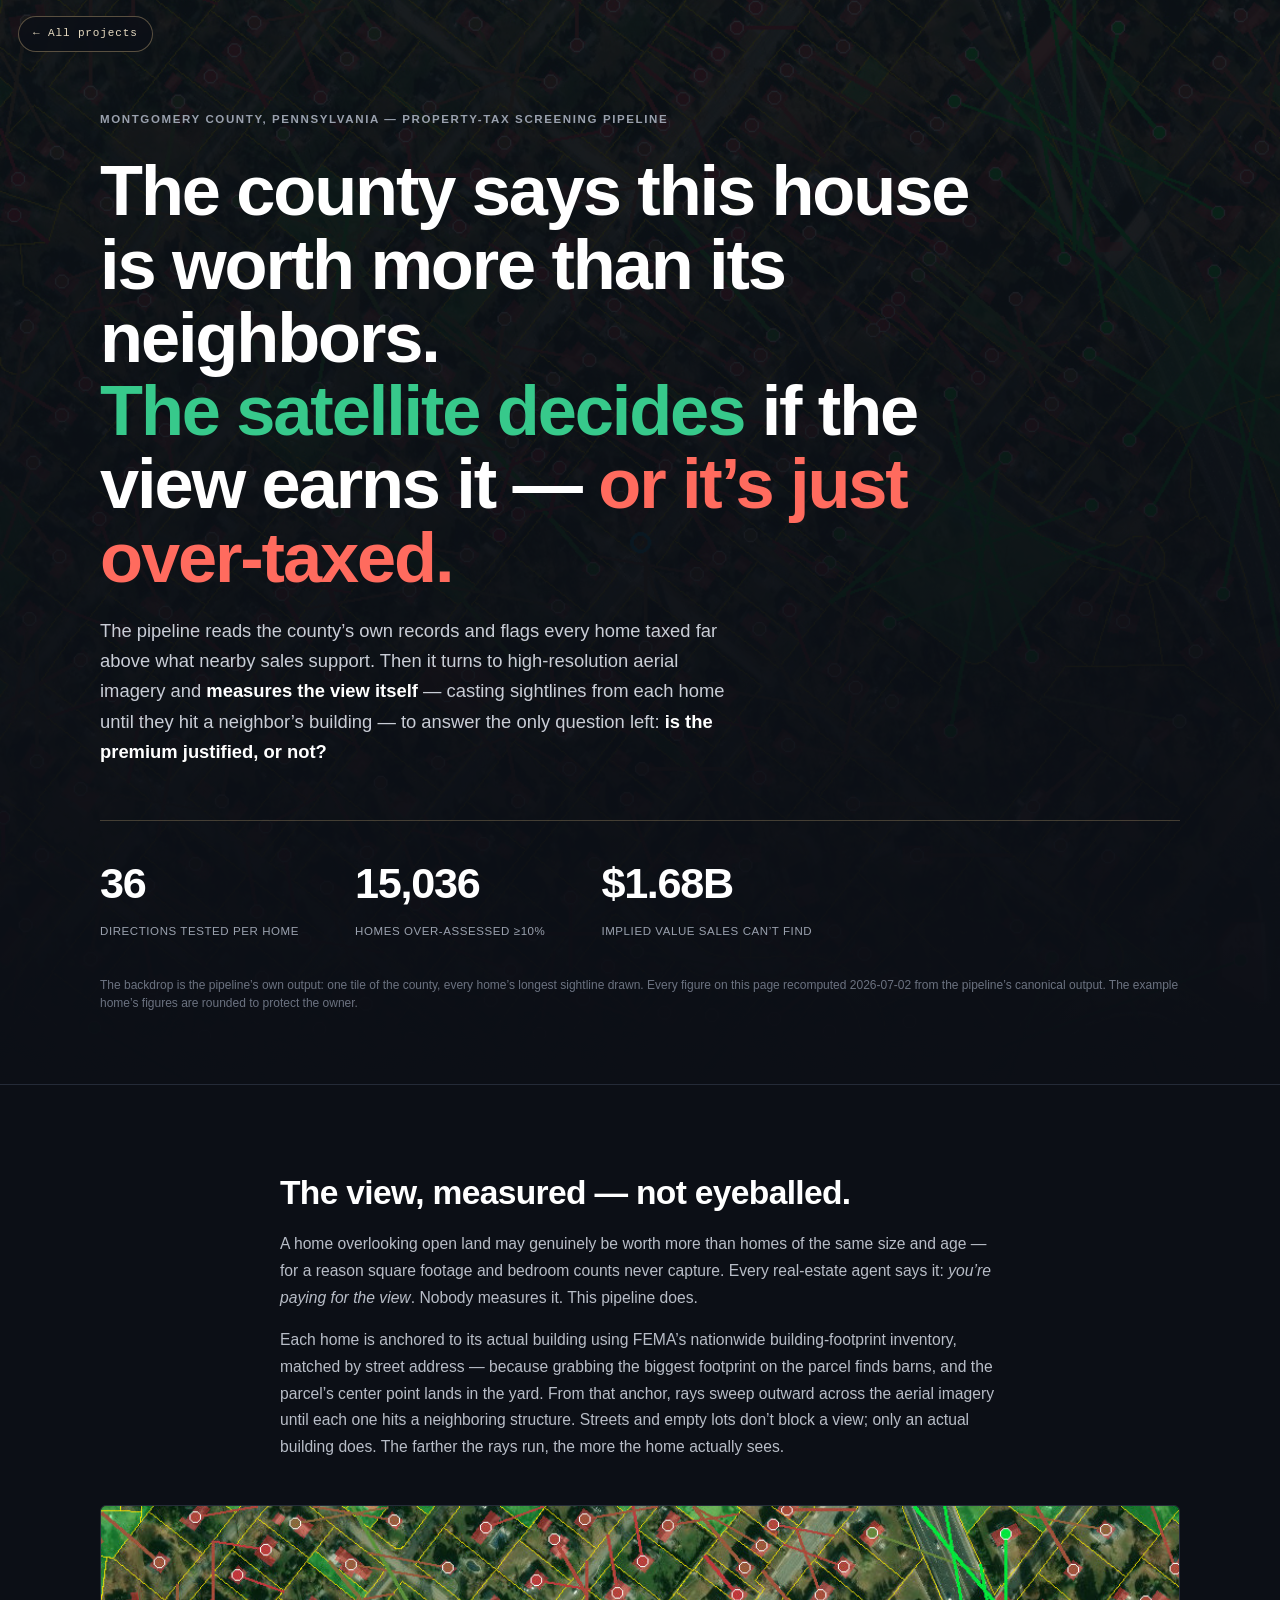
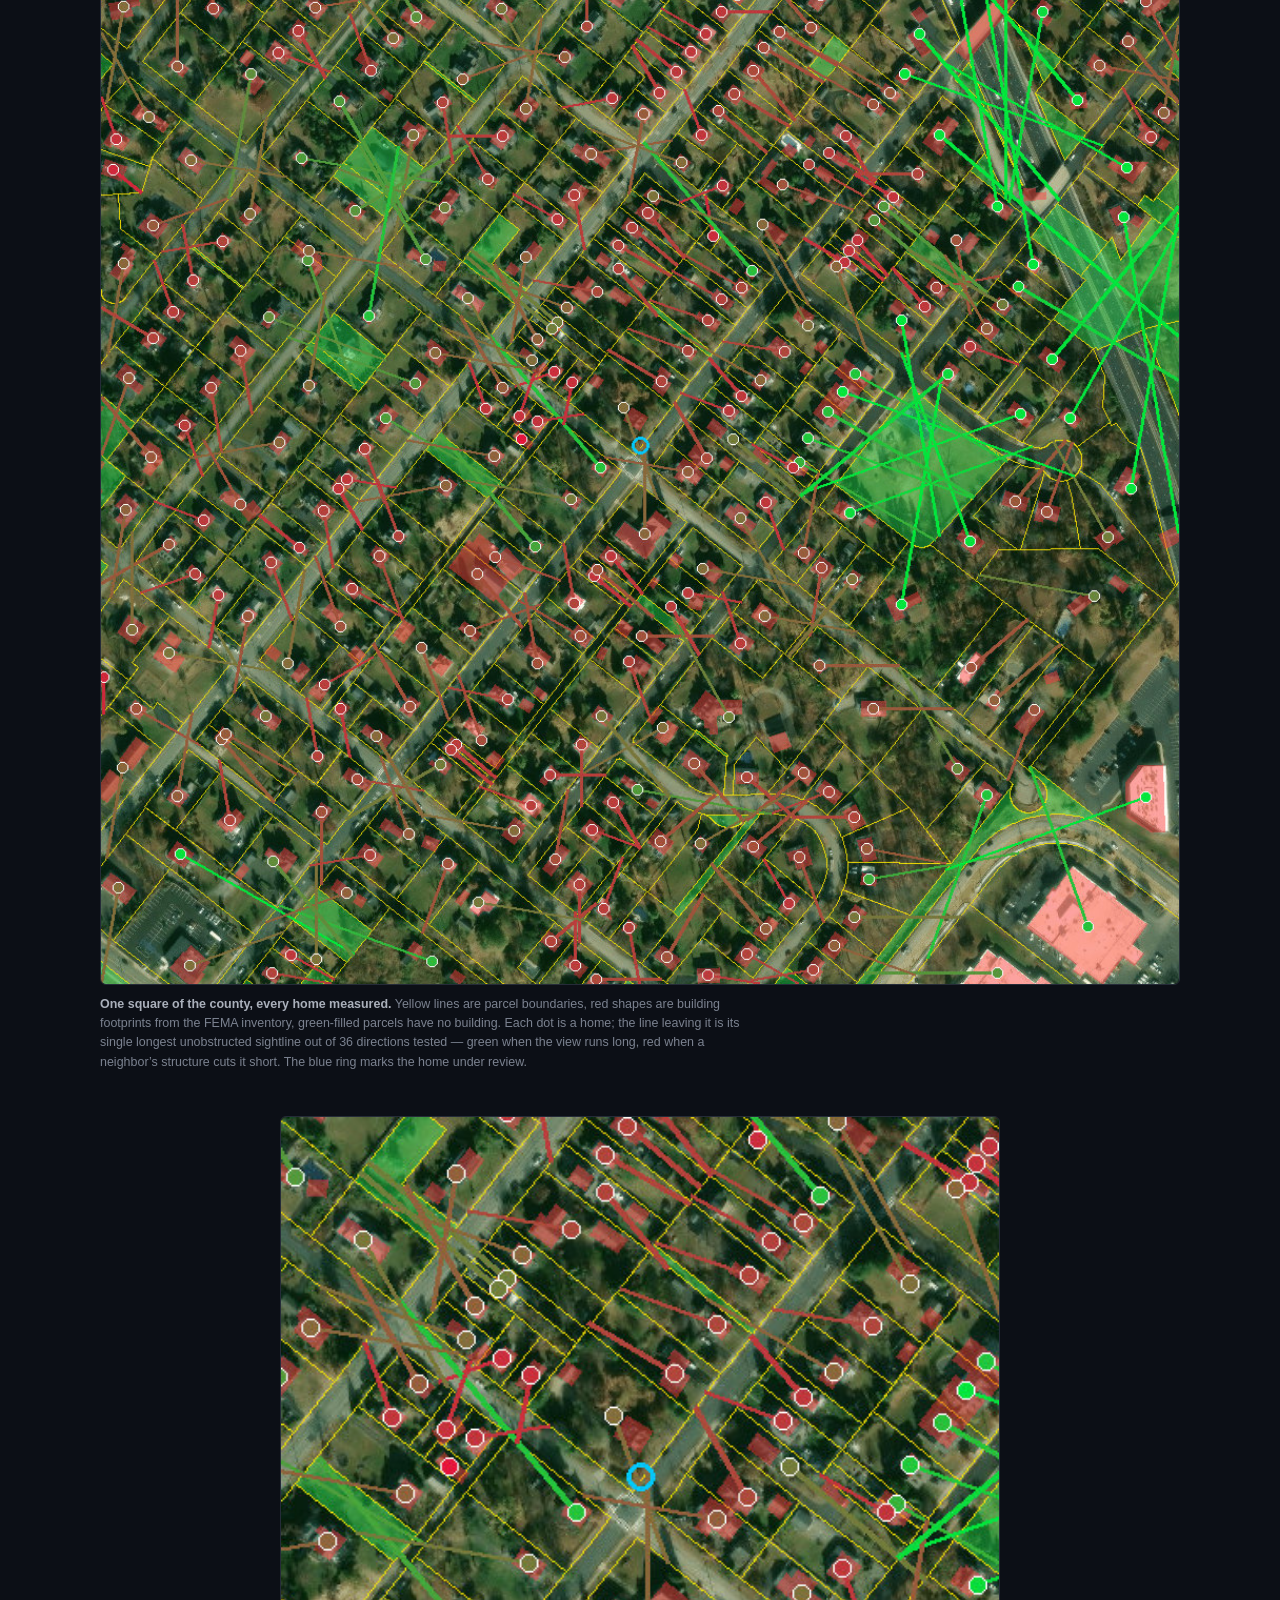
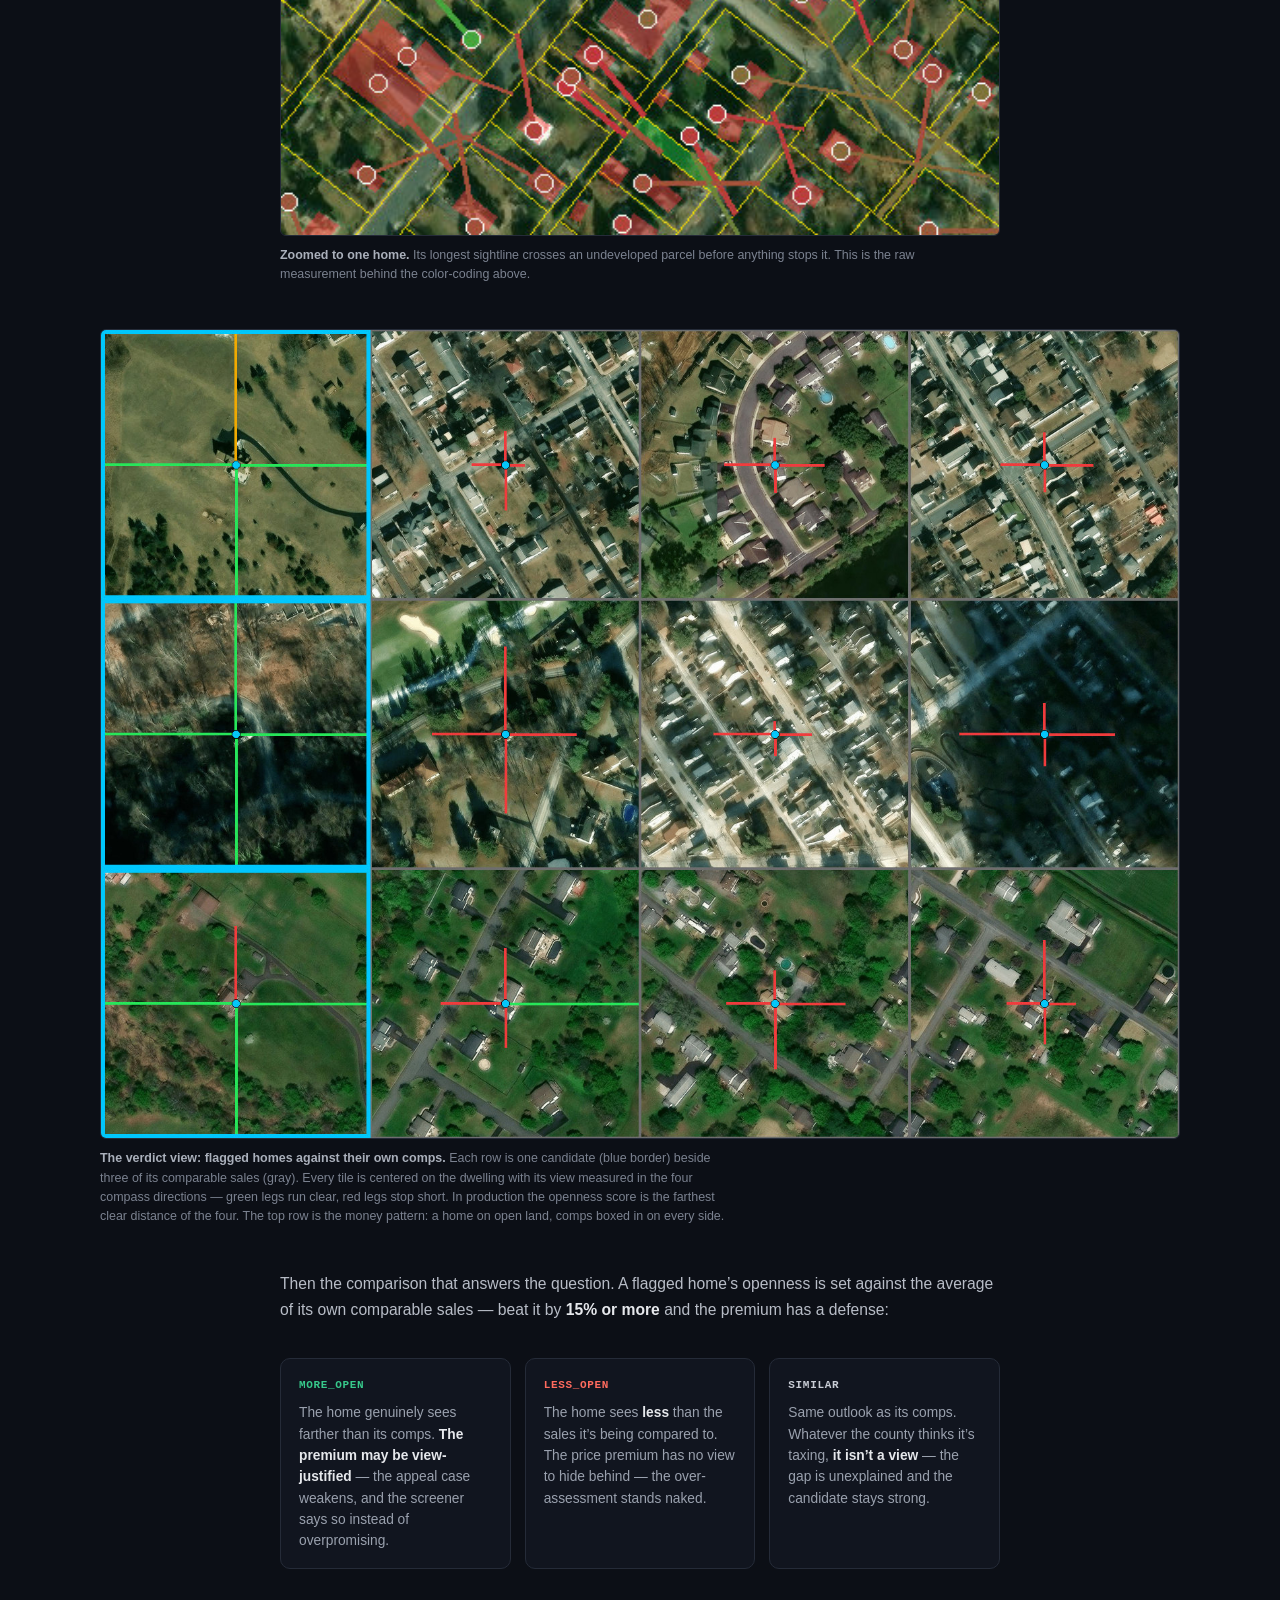
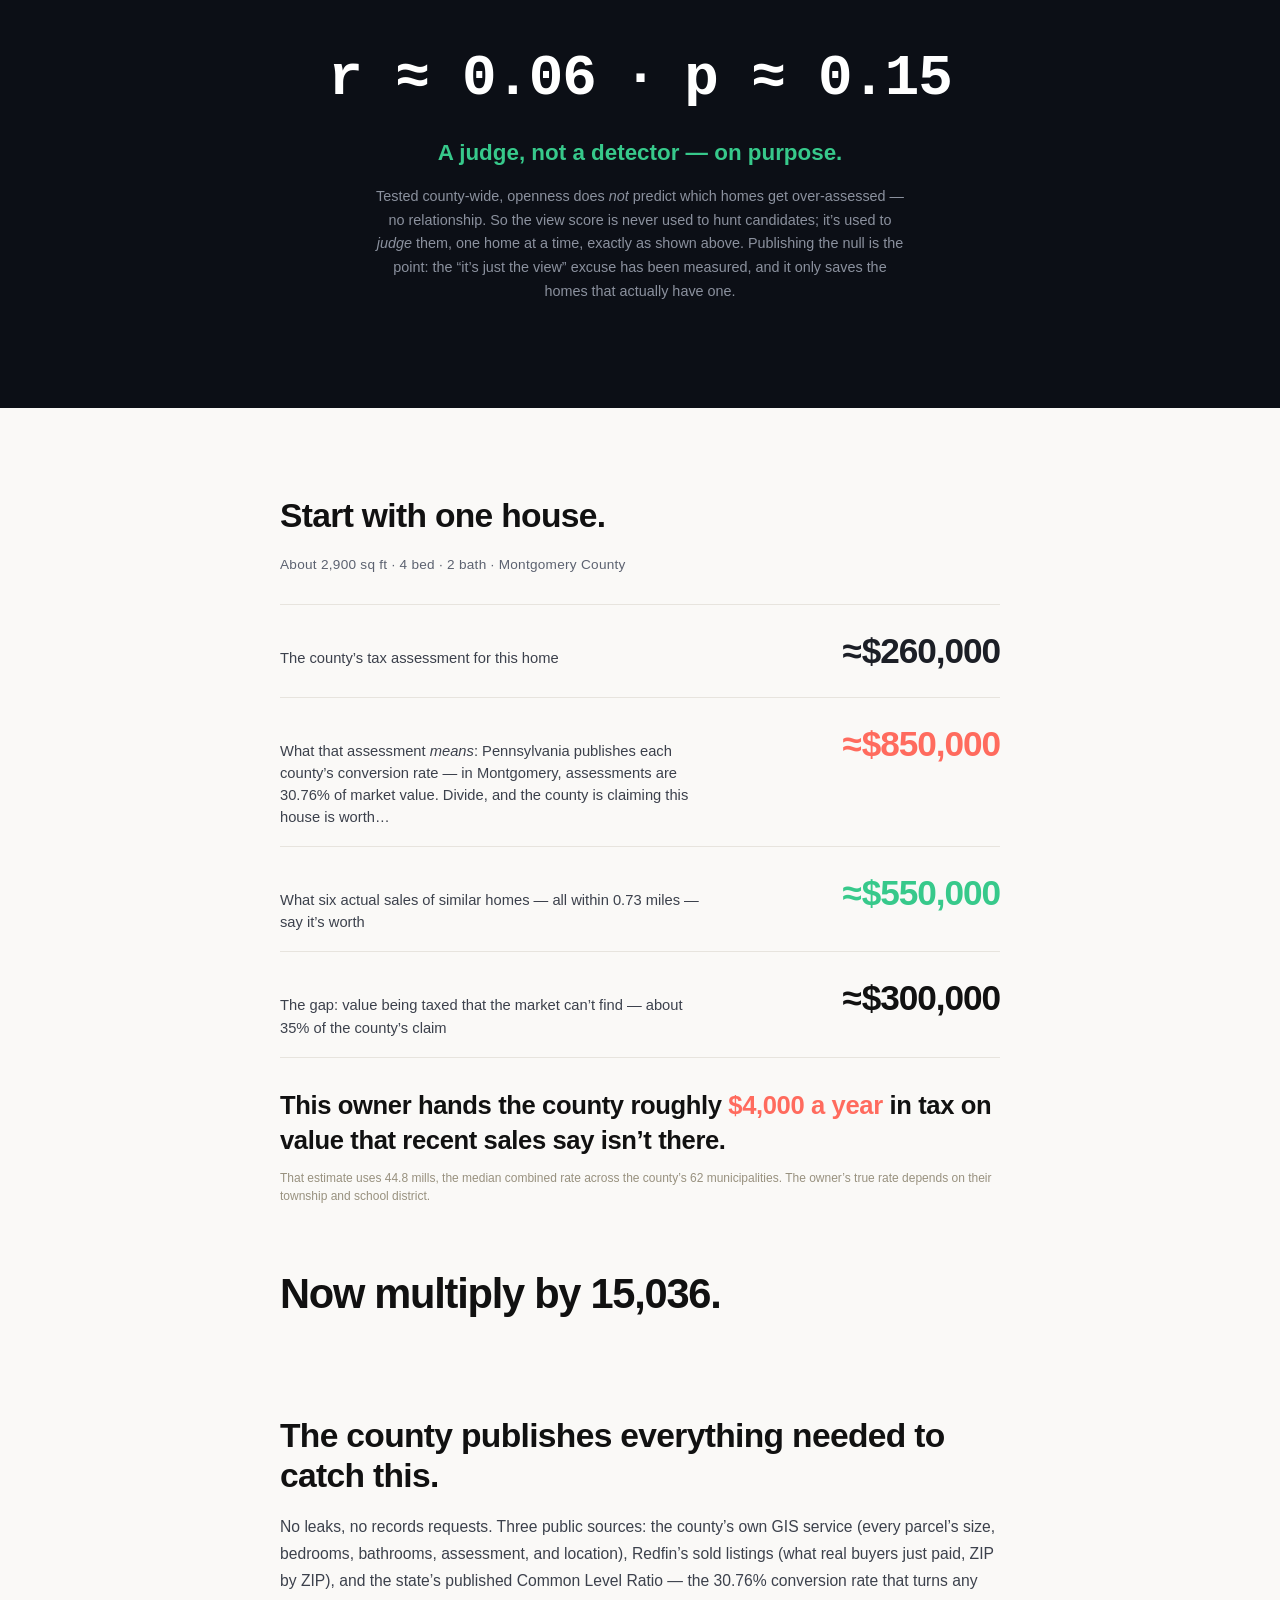
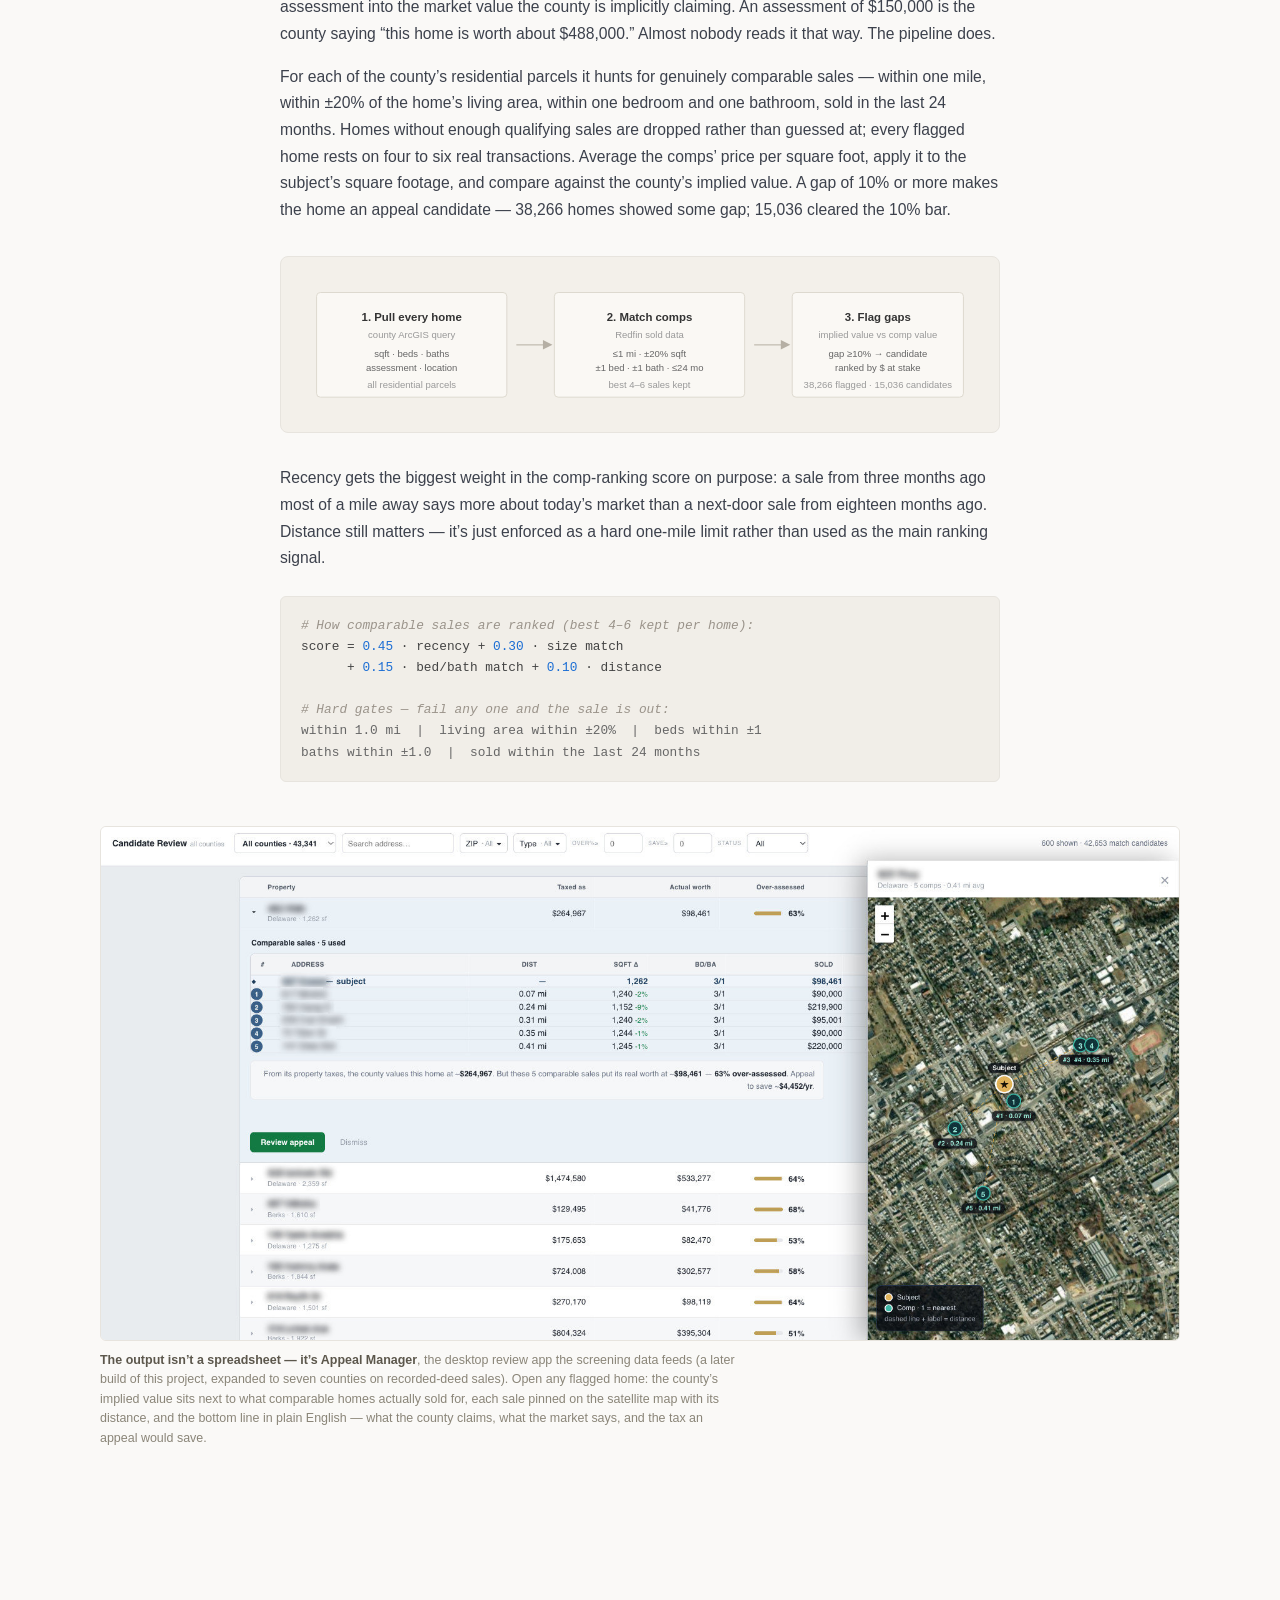
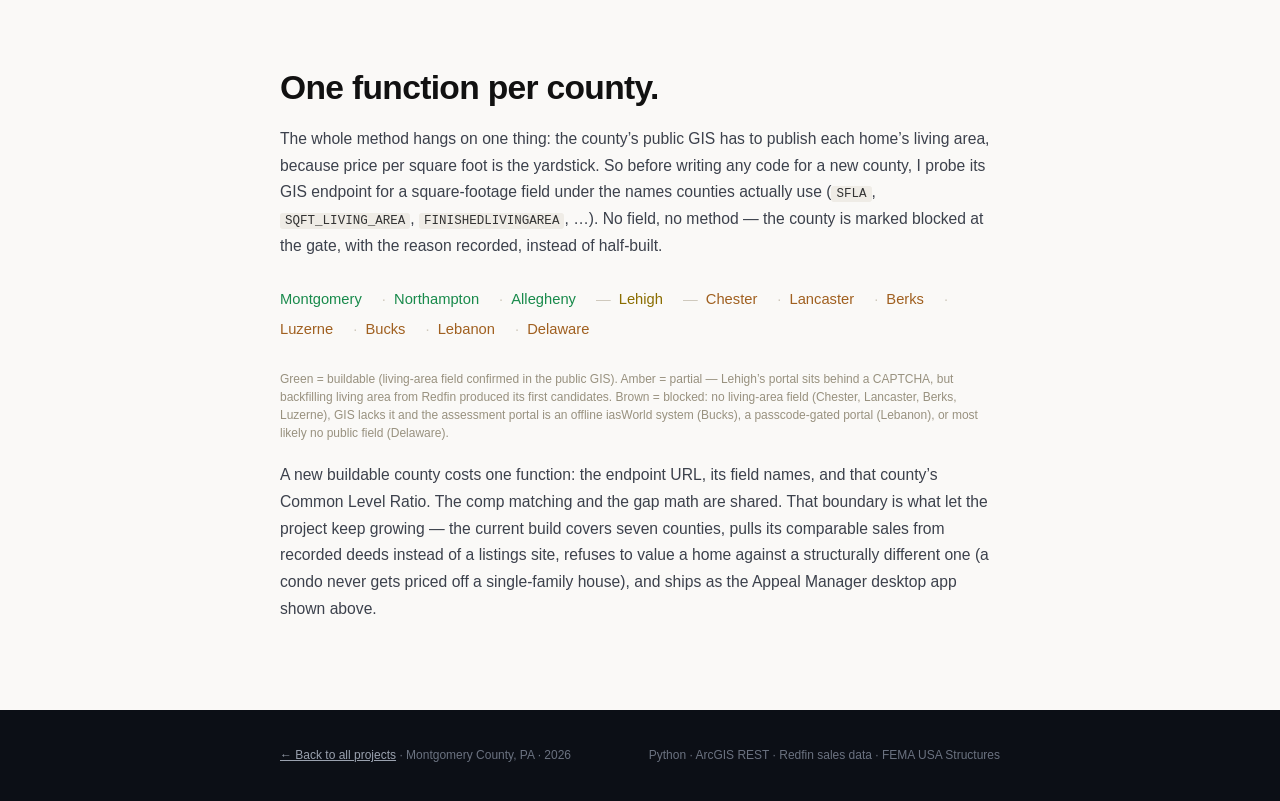
<file: interactive/montco/index.html>
<!DOCTYPE html>
<html lang="en">
<head>
<meta charset="UTF-8">
<meta name="viewport" content="width=device-width,initial-scale=1.0">
<title>Is the view worth it? — Property-Tax-Appeal Screener, Montgomery County</title>
<meta name="description" content="Montgomery County, PA: which homes the county over-assesses compared with recent comparable sales, and why view and openness did not explain the gap.">
<link rel="icon" href="../../assets/favicon.svg" type="image/svg+xml">
<link rel="apple-touch-icon" href="../../assets/apple-touch-icon.png">
<script>
/* motion is opt-in: no JS or reduced-motion = everything visible, no animation */
try{if(matchMedia('(prefers-reduced-motion: no-preference)').matches)document.documentElement.classList.add('anim')}catch(e){}
</script>
<style>
  *,*::before,*::after{box-sizing:border-box;margin:0;padding:0}

  :root{
    --ink:#0c0f16;
    --ink2:#11151f;
    --paper:#faf9f7;
    --txt:#1c1f26;
    --txt-dim:#5c6270;
    --txt-inv:#f2f3f5;
    --txt-inv-dim:#9aa1ae;
    --red:#ff6b5e;
    --green:#37c98b;
    --line:#e7e4de;
    --line-inv:#252b38;
  }

  body{
    font-family:"Inter",-apple-system,BlinkMacSystemFont,"Segoe UI",Roboto,sans-serif;
    background:var(--paper);color:var(--txt);
    line-height:1.6;-webkit-font-smoothing:antialiased
  }
  section{padding:0 24px}
  .col{max-width:720px;margin:0 auto}
  .colw{max-width:1080px;margin:0 auto}

  h2{
    font-size:clamp(1.5rem,3vw,2.1rem);font-weight:650;letter-spacing:-.02em;
    line-height:1.2;margin-bottom:18px;color:#111
  }
  p{font-size:0.98rem;color:#3c414c;margin-bottom:16px;line-height:1.7}
  p:last-child{margin-bottom:0}
  .fine{font-size:0.75rem;color:#98917f;line-height:1.5}
  code{
    font-family:"SF Mono","Fira Code",monospace;
    font-size:0.8em;background:#efece6;padding:1px 5px;border-radius:3px;color:#333
  }

  /* ---- back to portfolio ---- */
  .backnav{
    position:fixed;top:16px;left:18px;z-index:60;
    font-family:"SF Mono","Fira Code",monospace;font-size:11px;letter-spacing:.08em;
    color:#e8dcc2;text-decoration:none;
    background:rgba(12,15,22,.82);border:1px solid rgba(236,201,143,.35);
    padding:8px 14px;border-radius:999px;
    -webkit-backdrop-filter:blur(6px);backdrop-filter:blur(6px);
    transition:border-color .25s ease,color .25s ease
  }
  .backnav:hover{color:#ecc98f;border-color:#ecc98f}

  /* ================= HERO ================= */
  .hero{
    position:relative;color:var(--txt-inv);
    padding:110px 24px 72px;overflow:hidden;
    background:var(--ink);border-bottom:1px solid var(--line-inv)
  }
  .hero-bg{
    position:absolute;inset:0;
    background-image:url(sightline_openness.jpg);
    background-size:cover;background-position:center;
    opacity:.22;filter:saturate(1.15)
  }
  .hero-bg::after{
    content:"";position:absolute;inset:0;
    background:linear-gradient(180deg,rgba(12,15,22,.55) 0%,rgba(12,15,22,.82) 62%,var(--ink) 100%)
  }
  .hero .inner{position:relative;z-index:2}
  .hero .eyebrow{
    font-size:0.72rem;font-weight:600;letter-spacing:.14em;text-transform:uppercase;
    color:var(--txt-inv-dim);margin-bottom:26px
  }
  .hero .big{
    font-size:clamp(2.4rem,6.5vw,4.4rem);font-weight:700;letter-spacing:-.03em;
    line-height:1.04;color:#fff;max-width:900px;margin-bottom:22px
  }
  .hero .big .accent{color:var(--red)}
  .hero .big .ok{color:var(--green)}
  .hero .sub{
    font-size:clamp(1rem,1.8vw,1.15rem);color:#c9cdd6;max-width:640px;line-height:1.65;margin-bottom:52px
  }
  .hero .sub strong{color:#fff;font-weight:600}
  .hstats{display:flex;gap:56px;flex-wrap:wrap;border-top:1px solid rgba(236,201,143,.25);padding-top:28px}
  .hstats .n{font-size:clamp(1.9rem,4vw,2.7rem);font-weight:650;letter-spacing:-.03em;color:#fff}
  .hstats .l{font-size:0.72rem;color:var(--txt-inv-dim);text-transform:uppercase;letter-spacing:.05em;margin-top:4px}
  .hero .fine{margin-top:36px;color:#6b7280}

  .anim .hero .eyebrow,.anim .hero .big,.anim .hero .sub,.anim .hstats,.anim .hero .fine{
    animation:rise .8s cubic-bezier(.2,.6,.2,1) both
  }
  .anim .hero .big{animation-delay:.08s}
  .anim .hero .sub{animation-delay:.2s}
  .anim .hstats{animation-delay:.34s}
  .anim .hero .fine{animation-delay:.46s}
  @keyframes rise{from{opacity:0;transform:translateY(18px)}to{opacity:1;transform:none}}

  .anim .reveal{opacity:0;transform:translateY(16px);transition:opacity .7s ease,transform .7s cubic-bezier(.2,.6,.2,1)}
  .anim .reveal.in{opacity:1;transform:none}

  /* ================= DARK VIEW SECTION (continues from hero) ================= */
  .showpiece{
    background:var(--ink);color:var(--txt-inv);padding:88px 24px 96px
  }
  .showpiece h2{color:#fff}
  .showpiece p{color:#b8bdc7}
  .showpiece figcaption{color:#7b8290}
  .showpiece figcaption strong{color:#aab0bb}
  .showpiece figure img{border:1px solid var(--line-inv)}

  /* verdict cards */
  .verdicts{display:flex;gap:14px;flex-wrap:wrap;margin:34px 0 8px}
  .vcard{
    flex:1 1 200px;border:1px solid var(--line-inv);border-radius:10px;
    padding:18px 18px 16px;background:var(--ink2)
  }
  .vcard .tag{
    font-family:"SF Mono","Fira Code",monospace;font-size:11px;letter-spacing:.06em;
    font-weight:600;margin-bottom:8px
  }
  .vcard.more .tag{color:var(--green)}
  .vcard.less .tag{color:var(--red)}
  .vcard.same .tag{color:#c9cdd6}
  .vcard .vd{font-size:.86rem;color:#9aa1ae;line-height:1.55}
  .vcard .vd b{color:#e6e8ec;font-weight:600}

  .nullres{text-align:center;margin:64px 0 8px}
  .nullres .r{
    font-family:"SF Mono","Fira Code",monospace;
    font-size:clamp(2rem,6vw,3.6rem);font-weight:600;letter-spacing:-.02em;color:#fff
  }
  .nullres .verdict{
    font-size:clamp(1.1rem,2.4vw,1.4rem);font-weight:600;color:var(--green);margin-top:10px
  }
  .nullres .why{font-size:0.9rem;color:#8b919e;max-width:540px;margin:14px auto 0;line-height:1.65}

  /* ================= LIGHT BANDS ================= */
  .band{padding:88px 24px}
  .band+.band{padding-top:0}

  .house-meta{font-size:0.85rem;color:var(--txt-dim);letter-spacing:.02em;margin-bottom:28px}
  .ladder{border-top:1px solid var(--line);margin-bottom:26px}
  .rung{
    display:flex;justify-content:space-between;align-items:baseline;gap:18px;
    padding:18px 0;border-bottom:1px solid var(--line);flex-wrap:wrap
  }
  .rung .what{font-size:0.92rem;color:#3c414c;max-width:420px;line-height:1.5}
  .rung .amt{font-size:clamp(1.5rem,3.4vw,2.2rem);font-weight:650;letter-spacing:-.03em;white-space:nowrap}
  .amt.claimed{color:var(--red)}
  .amt.market{color:var(--green)}
  .amt.gap{color:#111}
  .punch{
    font-size:clamp(1.2rem,2.6vw,1.6rem);font-weight:600;letter-spacing:-.015em;
    line-height:1.4;color:#111;margin:30px 0 10px
  }
  .punch .accent{color:var(--red)}
  .multiply{
    font-size:clamp(1.6rem,4vw,2.6rem);font-weight:700;letter-spacing:-.03em;
    color:#111;margin-top:56px
  }

  pre{
    background:#f1eee8;border:1px solid var(--line);border-radius:6px;
    padding:18px 20px;overflow-x:auto;margin:24px 0;
    font-family:"SF Mono","Fira Code",monospace;
    font-size:0.8rem;color:#444;line-height:1.65
  }
  pre .hl{color:#1a6dd4}
  pre .cm{color:#9a938a;font-style:italic}
  pre .dim{color:#666}

  .diagram{margin:32px 0;background:#f3f0ea;border-radius:8px;padding:26px;border:1px solid var(--line)}
  .diagram svg{width:100%;height:auto;display:block}

  figure{margin:44px auto;line-height:0}
  figure img{width:100%;height:auto;display:block;border-radius:6px}
  figcaption{
    font-size:0.78rem;color:#8a8578;line-height:1.55;padding-top:10px;max-width:640px
  }
  figcaption strong{color:#5c574c;font-weight:600}
  .band figure img{border:1px solid var(--line)}

  .clist{margin:26px 0;font-size:0.92rem;line-height:2}
  .clist .c{display:inline;margin-right:16px;white-space:nowrap;font-weight:500}
  .clist .live{color:#188a4b}
  .clist .part{color:#8a6d00}
  .clist .dead{color:#a06020}
  .clist .sep{color:#cfc9bd;margin:0 4px}

  .footer{
    background:var(--ink);color:#6b7280;
    padding:36px 24px;font-size:0.75rem
  }
  .footer .col{display:flex;justify-content:space-between;flex-wrap:wrap;gap:8px}
  .footer a{color:#9aa1ae}

  @media(max-width:600px){
    .band,.showpiece{padding-left:16px;padding-right:16px}
    .hero{padding:92px 16px 56px}
    .hstats{gap:28px}
    .rung .amt{font-size:1.4rem}
  }
</style>
</head>
<body>

<a class="backnav" href="../">&larr; All projects</a>

<!-- ================= HERO ================= -->
<section class="hero">
  <div class="hero-bg" aria-hidden="true"></div>
  <div class="colw inner">
    <div class="eyebrow">Montgomery County, Pennsylvania &mdash; property-tax screening pipeline</div>
    <div class="big">The county says this house is worth more than its neighbors.<br><span class="ok">The satellite decides</span> if the view earns it &mdash; <span class="accent">or it&rsquo;s just over-taxed.</span></div>
    <p class="sub">The pipeline reads the county&rsquo;s own records and flags every home taxed far above what nearby sales support. Then it turns to high-resolution aerial imagery and <strong>measures the view itself</strong> &mdash; casting sightlines from each home until they hit a neighbor&rsquo;s building &mdash; to answer the only question left: <strong>is the premium justified, or not?</strong></p>
    <div class="hstats">
      <div><div class="n">36</div><div class="l">directions tested per home</div></div>
      <div><div class="n">15,036</div><div class="l">homes over-assessed &ge;10%</div></div>
      <div><div class="n">$1.68B</div><div class="l">implied value sales can&rsquo;t find</div></div>
    </div>
    <div class="fine">The backdrop is the pipeline&rsquo;s own output: one tile of the county, every home&rsquo;s longest sightline drawn. Every figure on this page recomputed 2026-07-02 from the pipeline&rsquo;s canonical output. The example home&rsquo;s figures are rounded to protect the owner.</div>
  </div>
</section>

<!-- ================= THE VIEW, MEASURED ================= -->
<section class="showpiece">
  <div class="col reveal">
    <h2>The view, measured &mdash; not eyeballed.</h2>
    <p>A home overlooking open land may genuinely be worth more than homes of the same size and age &mdash; for a reason square footage and bedroom counts never capture. Every real-estate agent says it: <em>you&rsquo;re paying for the view</em>. Nobody measures it. This pipeline does.</p>
    <p>Each home is anchored to its actual building using FEMA&rsquo;s nationwide building-footprint inventory, matched by street address &mdash; because grabbing the biggest footprint on the parcel finds barns, and the parcel&rsquo;s center point lands in the yard. From that anchor, rays sweep outward across the aerial imagery until each one hits a neighboring structure. Streets and empty lots don&rsquo;t block a view; only an actual building does. The farther the rays run, the more the home actually sees.</p>
  </div>

  <div class="colw reveal">
    <figure>
      <img src="sightline_openness.jpg" alt="Aerial tile with parcel boundaries, FEMA building footprints, and each home's longest sightline drawn and color-coded">
      <figcaption><strong>One square of the county, every home measured.</strong> Yellow lines are parcel boundaries, red shapes are building footprints from the FEMA inventory, green-filled parcels have no building. Each dot is a home; the line leaving it is its single longest unobstructed sightline out of 36 directions tested &mdash; green when the view runs long, red when a neighbor&rsquo;s structure cuts it short. The blue ring marks the home under review.</figcaption>
    </figure>
  </div>

  <div class="col reveal">
    <figure>
      <img src="sightline_crop.jpg" alt="Cropped sightline view centered on one home, its longest ray crossing an undeveloped parcel">
      <figcaption><strong>Zoomed to one home.</strong> Its longest sightline crosses an undeveloped parcel before anything stops it. This is the raw measurement behind the color-coding above.</figcaption>
    </figure>
  </div>

  <div class="colw reveal">
    <figure>
      <img src="view_comparison_grid.jpg" alt="Grid comparing three flagged homes against their comparable sales, view distance measured in four compass directions">
      <figcaption><strong>The verdict view: flagged homes against their own comps.</strong> Each row is one candidate (blue border) beside three of its comparable sales (gray). Every tile is centered on the dwelling with its view measured in the four compass directions &mdash; green legs run clear, red legs stop short. In production the openness score is the farthest clear distance of the four. The top row is the money pattern: a home on open land, comps boxed in on every side.</figcaption>
    </figure>
  </div>

  <div class="col reveal">
    <p>Then the comparison that answers the question. A flagged home&rsquo;s openness is set against the average of its own comparable sales &mdash; beat it by <b style="color:#e6e8ec">15% or more</b> and the premium has a defense:</p>
    <div class="verdicts">
      <div class="vcard more"><div class="tag">MORE_OPEN</div><div class="vd">The home genuinely sees farther than its comps. <b>The premium may be view-justified</b> &mdash; the appeal case weakens, and the screener says so instead of overpromising.</div></div>
      <div class="vcard less"><div class="tag">LESS_OPEN</div><div class="vd">The home sees <b>less</b> than the sales it&rsquo;s being compared to. The price premium has no view to hide behind &mdash; the over-assessment stands naked.</div></div>
      <div class="vcard same"><div class="tag">SIMILAR</div><div class="vd">Same outlook as its comps. Whatever the county thinks it&rsquo;s taxing, <b>it isn&rsquo;t a view</b> &mdash; the gap is unexplained and the candidate stays strong.</div></div>
    </div>
  </div>

  <div class="col reveal">
    <div class="nullres">
      <div class="r">r &asymp; 0.06&ensp;&middot;&ensp;p &asymp; 0.15</div>
      <div class="verdict">A judge, not a detector &mdash; on purpose.</div>
      <p class="why">Tested county-wide, openness does <em>not</em> predict which homes get over-assessed &mdash; no relationship. So the view score is never used to hunt candidates; it&rsquo;s used to <em>judge</em> them, one home at a time, exactly as shown above. Publishing the null is the point: the &ldquo;it&rsquo;s just the view&rdquo; excuse has been measured, and it only saves the homes that actually have one.</p>
    </div>
  </div>
</section>

<!-- ================= ONE HOUSE ================= -->
<section class="band">
  <div class="col reveal">
    <h2>Start with one house.</h2>
    <div class="house-meta">About 2,900 sq ft &middot; 4 bed &middot; 2 bath &middot; Montgomery County</div>

    <div class="ladder">
      <div class="rung">
        <div class="what">The county&rsquo;s tax assessment for this home</div>
        <div class="amt">&asymp;&#8202;$260,000</div>
      </div>
      <div class="rung">
        <div class="what">What that assessment <em>means</em>: Pennsylvania publishes each county&rsquo;s conversion rate &mdash; in Montgomery, assessments are 30.76% of market value. Divide, and the county is claiming this house is worth&hellip;</div>
        <div class="amt claimed">&asymp;&#8202;$850,000</div>
      </div>
      <div class="rung">
        <div class="what">What six actual sales of similar homes &mdash; all within 0.73 miles &mdash; say it&rsquo;s worth</div>
        <div class="amt market">&asymp;&#8202;$550,000</div>
      </div>
      <div class="rung">
        <div class="what">The gap: value being taxed that the market can&rsquo;t find &mdash; about 35% of the county&rsquo;s claim</div>
        <div class="amt gap">&asymp;&#8202;$300,000</div>
      </div>
    </div>

    <p class="punch">This owner hands the county roughly <span class="accent">$4,000 a year</span> in tax on value that recent sales say isn&rsquo;t there.</p>
    <p class="fine">That estimate uses 44.8 mills, the median combined rate across the county&rsquo;s 62 municipalities. The owner&rsquo;s true rate depends on their township and school district.</p>

    <div class="multiply reveal">Now multiply by 15,036.</div>
  </div>
</section>

<!-- ================= HOW ================= -->
<section class="band">
  <div class="col reveal">
    <h2>The county publishes everything needed to catch this.</h2>
    <p>No leaks, no records requests. Three public sources: the county&rsquo;s own GIS service (every parcel&rsquo;s size, bedrooms, bathrooms, assessment, and location), Redfin&rsquo;s sold listings (what real buyers just paid, ZIP by ZIP), and the state&rsquo;s published Common Level Ratio &mdash; the 30.76% conversion rate that turns any assessment into the market value the county is implicitly claiming. An assessment of $150,000 is the county saying &ldquo;this home is worth about $488,000.&rdquo; Almost nobody reads it that way. The pipeline does.</p>
    <p>For each of the county&rsquo;s residential parcels it hunts for genuinely comparable sales &mdash; within one mile, within &plusmn;20% of the home&rsquo;s living area, within one bedroom and one bathroom, sold in the last 24 months. Homes without enough qualifying sales are dropped rather than guessed at; every flagged home rests on four to six real transactions. Average the comps&rsquo; price per square foot, apply it to the subject&rsquo;s square footage, and compare against the county&rsquo;s implied value. A gap of 10% or more makes the home an appeal candidate &mdash; 38,266 homes showed some gap; 15,036 cleared the 10% bar.</p>

    <div class="diagram reveal">
      <svg viewBox="0 0 700 130" fill="none">
        <rect x="10" y="10" width="200" height="110" rx="4" fill="#faf8f4" stroke="#ddd8ce" stroke-width="1"/>
        <text x="110" y="40" text-anchor="middle" font-size="12" font-weight="600" fill="#333">1. Pull every home</text>
        <text x="110" y="58" text-anchor="middle" font-size="10" fill="#999">county ArcGIS query</text>
        <text x="110" y="78" text-anchor="middle" font-size="10" fill="#666">sqft &middot; beds &middot; baths</text>
        <text x="110" y="93" text-anchor="middle" font-size="10" fill="#666">assessment &middot; location</text>
        <text x="110" y="110" text-anchor="middle" font-size="10" fill="#999">all residential parcels</text>

        <line x1="220" y1="65" x2="250" y2="65" stroke="#c9c3b8" stroke-width="1.5"/>
        <polygon points="248,60 258,65 248,70" fill="#b5afa4"/>

        <rect x="260" y="10" width="200" height="110" rx="4" fill="#faf8f4" stroke="#ddd8ce" stroke-width="1"/>
        <text x="360" y="40" text-anchor="middle" font-size="12" font-weight="600" fill="#333">2. Match comps</text>
        <text x="360" y="58" text-anchor="middle" font-size="10" fill="#999">Redfin sold data</text>
        <text x="360" y="78" text-anchor="middle" font-size="10" fill="#666">&le;1 mi &middot; &plusmn;20% sqft</text>
        <text x="360" y="93" text-anchor="middle" font-size="10" fill="#666">&plusmn;1 bed &middot; &plusmn;1 bath &middot; &le;24 mo</text>
        <text x="360" y="110" text-anchor="middle" font-size="10" fill="#999">best 4&ndash;6 sales kept</text>

        <line x1="470" y1="65" x2="500" y2="65" stroke="#c9c3b8" stroke-width="1.5"/>
        <polygon points="498,60 508,65 498,70" fill="#b5afa4"/>

        <rect x="510" y="10" width="180" height="110" rx="4" fill="#faf8f4" stroke="#ddd8ce" stroke-width="1"/>
        <text x="600" y="40" text-anchor="middle" font-size="12" font-weight="600" fill="#333">3. Flag gaps</text>
        <text x="600" y="58" text-anchor="middle" font-size="10" fill="#999">implied value vs comp value</text>
        <text x="600" y="78" text-anchor="middle" font-size="10" fill="#666">gap &ge;10% &rarr; candidate</text>
        <text x="600" y="93" text-anchor="middle" font-size="10" fill="#666">ranked by $ at stake</text>
        <text x="600" y="110" text-anchor="middle" font-size="10" fill="#999">38,266 flagged &middot; 15,036 candidates</text>
      </svg>
    </div>

    <p>Recency gets the biggest weight in the comp-ranking score on purpose: a sale from three months ago most of a mile away says more about today&rsquo;s market than a next-door sale from eighteen months ago. Distance still matters &mdash; it&rsquo;s just enforced as a hard one-mile limit rather than used as the main ranking signal.</p>

    <pre class="reveal"><span class="cm"># How comparable sales are ranked (best 4&ndash;6 kept per home):</span>
score = <span class="hl">0.45</span> &middot; recency + <span class="hl">0.30</span> &middot; size match
      + <span class="hl">0.15</span> &middot; bed/bath match + <span class="hl">0.10</span> &middot; distance

<span class="cm"># Hard gates &mdash; fail any one and the sale is out:</span>
<span class="dim">within 1.0 mi  |  living area within &plusmn;20%  |  beds within &plusmn;1</span>
<span class="dim">baths within &plusmn;1.0  |  sold within the last 24 months</span></pre>
  </div>

  <div class="colw reveal">
    <figure>
      <img src="appeal-manager-map.jpg" alt="Appeal Manager desktop app: ranked candidate list, comparable-sales table, and a satellite map pinning each comp with its distance">
      <figcaption><strong>The output isn&rsquo;t a spreadsheet &mdash; it&rsquo;s Appeal Manager</strong>, the desktop review app the screening data feeds (a later build of this project, expanded to seven counties on recorded-deed sales). Open any flagged home: the county&rsquo;s implied value sits next to what comparable homes actually sold for, each sale pinned on the satellite map with its distance, and the bottom line in plain English &mdash; what the county claims, what the market says, and the tax an appeal would save.</figcaption>
    </figure>
  </div>
</section>

<!-- ================= COUNTIES ================= -->
<section class="band" style="padding-top:88px">
  <div class="col reveal">
    <h2>One function per county.</h2>
    <p>The whole method hangs on one thing: the county&rsquo;s public GIS has to publish each home&rsquo;s living area, because price per square foot is the yardstick. So before writing any code for a new county, I probe its GIS endpoint for a square-footage field under the names counties actually use (<code>SFLA</code>, <code>SQFT_LIVING_AREA</code>, <code>FINISHEDLIVINGAREA</code>, &hellip;). No field, no method &mdash; the county is marked blocked at the gate, with the reason recorded, instead of half-built.</p>

    <div class="clist">
      <span class="c live">Montgomery</span><span class="sep">&middot;</span>
      <span class="c live">Northampton</span><span class="sep">&middot;</span>
      <span class="c live">Allegheny</span><span class="sep">&mdash;</span>
      <span class="c part">Lehigh</span><span class="sep">&mdash;</span>
      <span class="c dead">Chester</span><span class="sep">&middot;</span>
      <span class="c dead">Lancaster</span><span class="sep">&middot;</span>
      <span class="c dead">Berks</span><span class="sep">&middot;</span>
      <span class="c dead">Luzerne</span><span class="sep">&middot;</span>
      <span class="c dead">Bucks</span><span class="sep">&middot;</span>
      <span class="c dead">Lebanon</span><span class="sep">&middot;</span>
      <span class="c dead">Delaware</span>
    </div>

    <p class="fine" style="margin-bottom:20px">Green = buildable (living-area field confirmed in the public GIS). Amber = partial &mdash; Lehigh&rsquo;s portal sits behind a CAPTCHA, but backfilling living area from Redfin produced its first candidates. Brown = blocked: no living-area field (Chester, Lancaster, Berks, Luzerne), GIS lacks it and the assessment portal is an offline iasWorld system (Bucks), a passcode-gated portal (Lebanon), or most likely no public field (Delaware).</p>

    <p>A new buildable county costs one function: the endpoint URL, its field names, and that county&rsquo;s Common Level Ratio. The comp matching and the gap math are shared. That boundary is what let the project keep growing &mdash; the current build covers seven counties, pulls its comparable sales from recorded deeds instead of a listings site, refuses to value a home against a structurally different one (a condo never gets priced off a single-family house), and ships as the Appeal Manager desktop app shown above.</p>
  </div>
</section>

<!-- ================= FOOTER ================= -->
<div class="footer">
  <div class="col">
    <span><a href="../">&larr; Back to all projects</a> &middot; Montgomery County, PA &middot; 2026</span>
    <span>Python &middot; ArcGIS REST &middot; Redfin sales data &middot; FEMA USA Structures</span>
  </div>
</div>

<script>
/* below-the-fold reveals; runs only when .anim was set (JS + motion OK) */
if(document.documentElement.classList.contains('anim')){
  var io=new IntersectionObserver(function(es){
    es.forEach(function(e){if(e.isIntersecting){e.target.classList.add('in');io.unobserve(e.target)}})
  },{threshold:0.12,rootMargin:'0px 0px -8% 0px'});
  document.querySelectorAll('.reveal').forEach(function(el){io.observe(el)});
}
</script>
</body>
</html>
</file>
<file: assets/css/site.css>
/* Michael Blando
   Light, plain layout. System fonts only. */

:root {
  --accent: #f76707;
  --ink: #1c1c1e;
  --ink-2: #45484d;
  --ink-3: #6b6f76;
  --ink-4: #8a8e95;
  --rule: #e4e4e1;
  --plate: #f4f4f1;
  --page: #ffffff;
  --gutter: 1.25rem;
}

*,
*::before,
*::after { box-sizing: border-box; }

html { -webkit-text-size-adjust: 100%; }

@media (prefers-reduced-motion: no-preference) {
  html { scroll-behavior: smooth; }
}

body {
  margin: 0;
  background: var(--page);
  color: var(--ink);
  font-family: -apple-system, BlinkMacSystemFont, "Segoe UI", Roboto, "Helvetica Neue", Arial, sans-serif;
  font-size: 16px;
  line-height: 1.6;
  -webkit-font-smoothing: antialiased;
}

img { display: block; max-width: 100%; height: auto; }

a {
  color: inherit;
  text-decoration-thickness: 1px;
  text-underline-offset: 3px;
  text-decoration-color: #b9bcc2;
}

a:hover { text-decoration-color: currentColor; }

/* ---------- Masthead ---------- */

.masthead {
  padding: 1.25rem var(--gutter) 0;
  text-align: center;
}

/* Simple / Cool switch. Simple always loads first; Cool lives in /interactive/. */
.design-switch {
  position: relative;
  display: inline-grid;
  grid-auto-flow: column;
  grid-auto-columns: 1fr;
  padding: 3px;
  border: 1px solid var(--rule);
  border-radius: 999px;
  background: var(--page);
  font-size: 0.8125rem;
  line-height: 1;
}

.design-switch::before {
  content: "";
  position: absolute;
  top: 3px;
  bottom: 3px;
  left: 3px;
  width: calc(50% - 3px);
  border-radius: 999px;
  background: var(--ink);
  transition: transform 0.22s cubic-bezier(0.22, 0.61, 0.36, 1);
}

.design-switch a {
  position: relative;
  z-index: 1;
  padding: 0.45rem 1rem;
  border-radius: 999px;
  color: var(--ink-3);
  text-decoration: none;
  transition: color 0.22s ease;
}

.design-switch a:hover { color: var(--ink); }
.design-switch a[aria-current="page"] { color: #fff; }
.design-switch a:focus-visible { outline: 2px solid var(--accent); outline-offset: 3px; }

.design-switch.flip::before { transform: translateX(100%); }
.design-switch.flip a[aria-current="page"] { color: var(--ink-3); }
.design-switch.flip a:not([aria-current]) { color: #fff; }

@media (prefers-reduced-motion: reduce) {
  .design-switch::before { transition: none; }
}

.masthead h1 {
  margin: 2.25rem 0 0;
  font-size: 2.125rem;
  font-weight: 600;
  letter-spacing: -0.02em;
  line-height: 1.15;
}

.masthead-meta {
  margin: 0.5rem 0 0;
  font-size: 0.9375rem;
  color: var(--ink-3);
}

.masthead-nav {
  display: flex;
  flex-wrap: wrap;
  justify-content: center;
  gap: 0.5rem 1.75rem;
  margin-top: 1.25rem;
  font-size: 0.875rem;
}

.masthead-nav a {
  color: var(--ink-2);
  text-decoration: none;
  border-bottom: 1px solid var(--rule);
  padding-bottom: 2px;
}

.masthead-nav a:hover { color: var(--ink); border-bottom-color: currentColor; }

/* ---------- Pipeline strip ---------- */

.flow { max-width: 70rem; margin: 2.25rem auto 0; padding: 0 var(--gutter); }

.flow-steps {
  display: grid;
  gap: 0.9rem;
  max-width: 26rem;
  margin: 0 auto;
  padding: 0;
  list-style: none;
}

.flow-steps li { position: relative; }

.flow-steps a,
.flow-goal {
  display: grid;
  grid-template-columns: 44px minmax(0, 1fr);
  column-gap: 0.85rem;
  align-items: center;
  color: inherit;
  text-decoration: none;
}

.flow-steps img,
.goal-box {
  grid-row: 1 / span 2;
  width: 44px;
  height: 44px;
  border-radius: 8px;
  object-fit: cover;
  box-shadow: 0 0 0 1px var(--rule);
}

.flow-steps strong { align-self: end; font-size: 0.875rem; font-weight: 600; line-height: 1.25; }
.flow-steps span { align-self: start; font-size: 0.75rem; line-height: 1.35; color: var(--ink-3); }
.flow-steps a:hover strong { text-decoration: underline; text-underline-offset: 3px; text-decoration-color: var(--ink-4); }

.goal-box {
  display: grid;
  place-content: center;
  border: 1.5px dashed var(--ink-4);
  box-shadow: none;
  font-size: 0.625rem;
  line-height: 1.1;
  text-align: center;
  color: var(--ink-3);
}

.goal-box b { display: block; font-size: 0.8125rem; color: var(--ink); }

/* connector: down from each node to the next (the last hop, to the goal, is dashed) */
.flow-steps li:not(:last-child)::after {
  content: "";
  position: absolute;
  left: 21px;
  top: 48px;
  height: calc(100% - 52px + 0.9rem);
  border-left: 1.5px solid var(--ink-4);
}

.flow-steps li:nth-last-child(2)::after { border-left-style: dashed; }

@media (min-width: 1000px) {
  .flow { margin-top: 2.75rem; }
  .flow-steps { grid-template-columns: repeat(6, minmax(0, 1fr)); gap: 0 2rem; max-width: 64rem; }
  .flow-steps a,
  .flow-goal { display: block; text-align: center; }
  .flow-steps img,
  .goal-box { width: 80px; height: 80px; margin: 0 auto 0.65rem; border-radius: 12px; }
  .goal-box { font-size: 0.75rem; }
  .goal-box b { font-size: 1.0625rem; }
  .flow-steps strong { display: block; }
  .flow-steps span { display: block; margin-top: 0.2rem; }
  /* connector: across from this node's picture to the next one, with an arrowhead */
  .flow-steps li:not(:last-child)::after {
    left: calc(50% + 50px);
    top: 40px;
    width: calc(100% + 2rem - 100px);
    height: 0;
    border-left: 0;
    border-top: 1.5px solid var(--ink-4);
  }
  .flow-steps li:nth-last-child(2)::after { border-top-style: dashed; }
  .flow-steps li:not(:last-child)::before {
    content: "";
    position: absolute;
    top: 36.5px;
    left: calc(150% + 2rem - 58px);
    width: 7px;
    height: 7px;
    border-top: 1.5px solid var(--ink-4);
    border-right: 1.5px solid var(--ink-4);
    transform: rotate(45deg);
  }
}

/* ---------- Sections ---------- */

.project {
  max-width: 70rem;
  margin: 3rem auto 0;
  padding: 3rem var(--gutter) 2.5rem;
  border-top: 1px solid var(--rule);
  scroll-margin-top: 1rem;
}

.project h2 {
  margin: 0 0 2rem;
  text-align: center;
  font-size: 1.5rem;
  font-weight: 600;
  letter-spacing: -0.012em;
  line-height: 1.25;
}

.project h2 + .deck { margin: -1.25rem auto 2.5rem; }

.deck {
  max-width: 40rem;
  text-align: center;
  font-size: 0.9375rem;
  color: var(--ink-3);
}

.project h3 {
  margin: 3.25rem 0 1.5rem;
  text-align: center;
  font-size: 1.0625rem;
  font-weight: 600;
  line-height: 1.3;
}

.project h2 + h3,
.project .deck + h3 { margin-top: 0; }

/* ---------- Figures ---------- */

.fig { margin: 0 auto 2.75rem; }
.fig:last-child { margin-bottom: 0.5rem; }
.fig-wide { max-width: 45rem; }
.fig-mid { max-width: 37.5rem; }
.fig-narrow { max-width: 28rem; }

.fig > a,
.fig > img { display: block; }

.fig > a > img,
.fig > img { width: 100%; }

img.framed { border: 1px solid var(--rule); }

figcaption {
  max-width: 40rem;
  margin: 0.75rem auto 0;
  text-align: center;
  font-size: 0.875rem;
  line-height: 1.5;
  color: var(--ink-3);
}

.credit {
  display: block;
  margin-top: 0.3rem;
  font-size: 0.75rem;
  color: var(--ink-4);
}

.stack-gap { margin-top: 5px; }

a.zoom { cursor: zoom-in; }

/* Equal-height row: each item grows in proportion to its aspect ratio (--ar) */
.fit { display: flex; gap: 5px; }
.fit > * { flex: var(--ar, 1) 1 0; min-width: 0; }
.fit > a { display: block; }
.fit img { width: 100%; height: auto; }

/* ---------- Greater Philadelphia network ---------- */

.metro-map { position: relative; }
.metro-map > img { width: 100%; }

.mt-overlay {
  position: absolute;
  inset: 0;
  width: 100%;
  height: 100%;
  overflow: visible;
}

.mt-overlay path,
.mt-overlay rect { fill: none; vector-effect: non-scaling-stroke; stroke-linecap: round; stroke-linejoin: round; }
.mt-i76-casing { stroke: rgba(0, 0, 0, 0.4); stroke-width: 5.5px; }
.mt-i76 { stroke: var(--accent); stroke-width: 3.5px; }
.mt-cam-shadow { stroke: rgba(0, 0, 0, 0.5); stroke-width: 9.5px; }
.mt-cam-ring { stroke: #fff; stroke-width: 8px; }
.mt-cam { stroke: #489cc4; stroke-width: 5.5px; }
.mt-hi-shadow { stroke: rgba(0, 0, 0, 0.5); stroke-width: 10.5px; }
.mt-hi-ring { stroke: #fff; stroke-width: 9px; }
.mt-hi { stroke: var(--accent); stroke-width: 6.5px; }
.mt-box-casing { stroke: rgba(0, 0, 0, 0.45); stroke-width: 3.5px; }
.mt-box { stroke: #fff; stroke-width: 1.75px; }

.mt-label {
  position: absolute;
  transform: translate(-50%, -50%);
  color: #fff;
  font-size: 0.75rem;
  font-weight: 500;
  line-height: 1.15;
  white-space: nowrap;
  pointer-events: none;
  text-shadow: 0 0 2px rgba(0, 0, 0, 0.95), 0 0 4px rgba(0, 0, 0, 0.8), 0 1px 5px rgba(0, 0, 0, 0.6);
}

.mt-label.mt-major { font-size: 1.0625rem; font-weight: 600; letter-spacing: -0.01em; }
.mt-label.mt-air { font-size: 0.6875rem; }
.mt-label.mt-nj { color: var(--ink-2); text-shadow: 0 0 3px #fff, 0 0 6px #fff; }

.mt-label.mt-state {
  color: #6f737a;
  font-size: 0.6875rem;
  letter-spacing: 0.12em;
  text-transform: uppercase;
  text-shadow: 0 0 3px #fff, 0 0 6px #fff;
}

.mt-shield {
  position: absolute;
  transform: translate(-50%, -50%) scale(0.8);
  line-height: 0;
  pointer-events: none;
  filter: drop-shadow(0 1px 1.5px rgba(0, 0, 0, 0.45));
}

.mt-scale {
  position: absolute;
  right: 3%;
  bottom: 5%;
  height: 6px;
  border: 2px solid var(--ink-2);
  border-top: 0;
}

.mt-scale span {
  position: absolute;
  left: 0;
  bottom: 8px;
  color: var(--ink-2);
  font-size: 0.6875rem;
  font-weight: 600;
  line-height: 1;
  white-space: nowrap;
}

/* ---------- Corridor map ---------- */

.corridor {
  display: grid;
  grid-template-columns: minmax(0, 21rem) minmax(0, 11rem);
  justify-content: center;
  gap: 2rem;
}

.corridor-map { position: relative; align-self: start; }
.corridor-map > img { width: 100%; }

.corridor-overlay {
  position: absolute;
  inset: 0;
  width: 100%;
  height: 100%;
  overflow: visible;
}

.corridor-overlay path { fill: none; stroke-linecap: round; stroke-linejoin: round; vector-effect: non-scaling-stroke; }
.route-casing { stroke: rgba(0, 0, 0, 0.45); stroke-width: 6px; }
.route { stroke: var(--accent); stroke-width: 3.5px; }
.cam-casing path { stroke: rgba(0, 0, 0, 0.5); stroke-width: 10px; }
.cam-ring path { stroke: #fff; stroke-width: 8.5px; }
.cam-dot path { stroke: #489cc4; stroke-width: 6px; }

.pin {
  position: absolute;
  display: grid;
  place-items: center;
  width: 24px;
  height: 24px;
  margin: -12px 0 0 -12px;
  border: 2px solid #fff;
  border-radius: 50%;
  background: var(--accent);
  color: #fff;
  font-size: 0.75rem;
  font-weight: 700;
  line-height: 1;
  box-shadow: 0 1px 3px rgba(0, 0, 0, 0.35);
  font-variant-numeric: tabular-nums;
}

.pin-inline {
  position: static;
  margin: 0;
  border-color: var(--accent);
  box-shadow: none;
}

.map-scale {
  position: absolute;
  left: 4%;
  bottom: 3%;
  height: 6px;
  border: 2px solid #fff;
  border-top: 0;
  filter: drop-shadow(0 0 1px rgba(0, 0, 0, 0.8));
}

.map-scale span {
  position: absolute;
  left: 0;
  bottom: 8px;
  color: #fff;
  font-size: 0.6875rem;
  font-weight: 600;
  line-height: 1;
  white-space: nowrap;
  text-shadow: 0 0 2px rgba(0, 0, 0, 0.9), 0 0 4px rgba(0, 0, 0, 0.6);
}

.sightings {
  display: flex;
  flex-direction: column;
  justify-content: space-between;
  gap: 1.25rem;
  margin: 0;
  padding: 0;
  list-style: none;
}

.sightings li {
  display: grid;
  grid-template-columns: 24px minmax(0, 1fr);
  gap: 0.3rem 0.65rem;
  align-items: start;
}

.sightings img { grid-column: 2; width: 100%; max-width: 9rem; }

.sightings p {
  grid-column: 2;
  margin: 0.1rem 0 0;
  font-size: 0.8125rem;
  line-height: 1.4;
}

.sightings p strong { display: block; font-weight: 600; }
.sightings p span { color: var(--ink-3); }

/* ---------- One vehicle, four cameras ---------- */

.run { display: grid; gap: 1.5rem; }
.run-map { width: 100%; max-width: 28rem; margin-inline: auto; overflow: hidden; align-self: center; }
.run-map .map-scale { left: auto; right: 4%; }

.run-steps {
  display: grid;
  grid-template-columns: repeat(2, minmax(0, 1fr));
  gap: 1.5rem 1.25rem;
  margin: 0;
  padding: 0;
  list-style: none;
}

.run-steps li { position: relative; }

.run-steps .pin-inline {
  position: absolute;
  top: 6px;
  left: 6px;
  z-index: 1;
  border-color: #fff;
  box-shadow: 0 1px 3px rgba(0, 0, 0, 0.35);
}

.run-steps img {
  width: 100%;
  max-width: 10rem;
  aspect-ratio: 1 / 1;
  object-fit: cover;
}

.run-steps p {
  margin: 0.5rem 0 0;
  font-size: 0.8125rem;
  line-height: 1.4;
}

.run-steps p strong { display: block; font-weight: 600; }
.run-steps p span { display: block; color: var(--ink-3); }
.run-steps .hop { margin-top: 0.35rem; color: var(--ink-2); font-variant-numeric: tabular-nums; }
.run-steps .hop-calc { color: var(--accent); font-weight: 600; font-variant-numeric: tabular-nums; }

/* ---------- Matched pairs with correspondences ---------- */

.matches {
  display: grid;
  grid-template-columns: repeat(2, minmax(0, 1fr));
  gap: 1.75rem 2rem;
  max-width: 40rem;
  margin-inline: auto;
}

.match-svg { display: block; width: 100%; height: auto; }

.match-svg line,
.match-svg circle { vector-effect: non-scaling-stroke; fill: none; }

.links-under line { stroke: rgba(0, 0, 0, 0.4); stroke-width: 3px; }
.links line { stroke-width: 1.25px; }
.kps circle,
.kps line { stroke-width: 1.5px; }

.match-label {
  margin: 0.5rem 0 0;
  text-align: center;
  font-size: 0.8125rem;
  color: var(--ink-2);
  font-variant-numeric: tabular-nums;
}

/* ---------- More matches ---------- */

.wall {
  display: flex;
  flex-wrap: wrap;
  justify-content: center;
  gap: 1.25rem 1.5rem;
}

.wall-pair { display: flex; gap: 3px; height: 72px; }
.wall-pair img { width: auto; height: 100%; }

/* ---------- Matches with the time between sightings ---------- */

.timed {
  display: flex;
  flex-wrap: wrap;
  justify-content: center;
  gap: 1.5rem 2.75rem;
}

.timed .wall-pair { height: 110px; }
.timed .match-label { margin-top: 0.45rem; }

/* ---------- One pass, frame by frame ---------- */

.pass {
  display: grid;
  grid-template-columns: repeat(8, minmax(0, 1fr));
  gap: 5px;
}

.pass img { width: 100%; image-rendering: pixelated; }

/* ---------- Labeled tile grids ---------- */

.fig-tiles { max-width: 34rem; }

.tiles {
  display: grid;
  justify-content: center;
  gap: 5px;
}

.tiles-3 { grid-template-columns: repeat(3, minmax(0, 7.5rem)); }
.tiles-4 { grid-template-columns: repeat(4, minmax(0, 7.5rem)); }
.tiles img { width: 100%; height: auto; }

.tile-head {
  margin: 0 0 0.25rem;
  text-align: center;
  font-size: 0.75rem;
  line-height: 1.3;
  color: var(--ink-3);
}

.tile-label {
  grid-column: 1 / -1;
  margin: 0.3rem 0 1rem;
  text-align: center;
  font-size: 0.8125rem;
  color: var(--ink-2);
}

.tile-label:last-child { margin-bottom: 0; }

/* Make and model: one group per vehicle. Narrow screens show a row of four under shared
   column heads; wide screens show the three vehicles side by side as 2 x 2 blocks. */
.mm-heads,
.mm-tiles {
  display: grid;
  grid-template-columns: repeat(4, minmax(0, 7.5rem));
  justify-content: center;
  gap: 5px;
}

.mm-heads span {
  margin-bottom: 0.25rem;
  text-align: center;
  font-size: 0.75rem;
  line-height: 1.3;
  color: var(--ink-3);
}

.mm-tile { position: relative; }
.mm-tile img { width: 100%; height: auto; }
.mm-tag { display: none; }
.mm-group .tile-label { margin: 0.3rem 0 1rem; }
.mm-group:last-child .tile-label { margin-bottom: 0; }

.plate-col { display: contents; }

/* ---------- Overview + close-up pair ---------- */

.zoom-pair {
  display: grid;
  grid-template-columns: repeat(2, minmax(0, 1fr));
  gap: 5px;
}

.zoom-pair a { display: block; }
.zoom-pair img { width: 100%; }
.zoom-src { position: relative; }

.zoom-box {
  position: absolute;
  left: 29.297%;
  top: 29.297%;
  width: 41.406%;
  height: 41.406%;
  border: 2px solid #fff;
  box-shadow: 0 0 0 1px rgba(0, 0, 0, 0.55), inset 0 0 0 1px rgba(0, 0, 0, 0.35);
  pointer-events: none;
}

/* ---------- Crash reconstruction plate ---------- */

.plate {
  display: grid;
  grid-template-columns: 7.5rem minmax(0, 1fr);
  align-items: center;
  gap: 1rem 1.25rem;
  padding: 1.5rem;
  background: var(--plate);
}

.plate-label {
  margin: 0;
  font-size: 0.8125rem;
  font-weight: 600;
  line-height: 1.35;
}

.plate-label span {
  display: block;
  font-weight: 400;
  color: var(--ink-3);
}

.plate-items {
  display: flex;
  align-items: center;
  gap: 8px;
}

.plate-items.plate-bottom { align-items: flex-end; }

/* One line per row: images share the row in proportion to their width and never grow past it */
.plate-items img {
  flex: var(--w) 1 0;
  min-width: 0;
  max-width: calc(var(--w) * 1px);
  height: auto;
}

/* ---------- Vehicle meshes ---------- */

.mesh-grid {
  display: grid;
  grid-template-columns: repeat(4, minmax(0, 1fr));
  align-items: end;
  justify-items: center;
  gap: 1.25rem 1rem;
  padding: 1.5rem;
  background: var(--plate);
}

.mesh-grid img { max-width: 100%; height: auto; }

/* ---------- Footer ---------- */

.site-footer {
  max-width: 70rem;
  margin: 0 auto;
  padding: 2rem var(--gutter) 3rem;
  border-top: 1px solid var(--rule);
  text-align: center;
  font-size: 0.875rem;
  color: var(--ink-3);
}

.site-footer p { margin: 0; }

/* ---------- Lightbox ---------- */

.lightbox {
  max-width: 96vw;
  max-height: 96vh;
  padding: 0;
  border: 0;
  background: transparent;
  overflow: visible;
}

.lightbox::backdrop { background: rgba(255, 255, 255, 0.97); }

.lightbox img {
  max-width: 94vw;
  max-height: 86vh;
  width: auto;
  height: auto;
  margin: 0 auto;
  border: 1px solid var(--rule);
}

.lightbox-caption {
  max-width: 40rem;
  margin: 0.75rem auto 0;
  text-align: center;
  font-size: 0.875rem;
  color: var(--ink-3);
}

/* Below the wide-screen breakpoint rows simply stack; keep normal spacing after them */
.row:not(:last-child) > .fig:last-child,
.row:not(:last-child) > .col:last-child > .fig:last-child { margin-bottom: 2.75rem; }

/* ---------- Wide screens: figures share rows instead of one narrow column ---------- */

@media (min-width: 1000px) {
  .row:not(:last-child) > .fig:last-child,
  .row:not(:last-child) > .col:last-child > .fig:last-child { margin-bottom: 0; }

  .project { max-width: 74rem; margin-top: 2.25rem; padding-top: 2.5rem; }
  .project h2 { margin-bottom: 1.75rem; }
  .project h3 { margin: 2.75rem 0 1.25rem; }

  .row {
    display: flex;
    align-items: flex-start;
    justify-content: center;
    gap: 2.25rem;
    margin: 0 auto 2.75rem;
  }

  .row > .fig,
  .row > .col { flex: var(--grow, 1) 1 0; min-width: 0; max-width: none; margin: 0; }
  .col > .fig { max-width: none; margin: 0 0 1.75rem; }
  .col > .fig:last-child { margin-bottom: 0; }
  .row:last-child { margin-bottom: 0.5rem; }

  .row .corridor { grid-template-columns: minmax(0, 21fr) minmax(0, 11fr); gap: 1.25rem; }
  .row .matches { max-width: none; gap: 1.5rem 1.75rem; }
  .col .tiles-3 { grid-template-columns: repeat(3, minmax(0, 1fr)); }

  .fig-full { max-width: none; }
  .fig-xl { max-width: 60rem; }

  .fig-mm { max-width: none; }
  .fig-mm .mm-heads { display: none; }
  .mm-groups { display: grid; grid-template-columns: repeat(3, minmax(0, 1fr)); gap: 2.25rem; }
  .mm-tiles { grid-template-columns: repeat(2, minmax(0, 1fr)); }
  .mm-group .tile-label,
  .mm-group:last-child .tile-label { margin: 0.5rem 0 0; }
  .mm-tag {
    display: block;
    position: absolute;
    left: 6px;
    bottom: 6px;
    padding: 1px 7px;
    border-radius: 3px;
    background: rgba(0, 0, 0, 0.62);
    color: #fff;
    font-size: 0.6875rem;
    line-height: 1.5;
  }

  /* crash plate: two columns of rows, each row labelled above */
  .fig-plate { max-width: none; }
  .plate { display: grid; grid-template-columns: repeat(2, minmax(0, 1fr)); align-items: start; gap: 0 2.5rem; }
  .plate-col { display: block; }
  .plate-label { margin: 1rem 0 0.5rem; }
  .plate-col > .plate-label:first-child { margin-top: 0; }
  .plate-label span { display: inline; }
  .plate-label span::before { content: " \00b7  "; }

  /* one splat above two becomes three in a row */
  .fig-trio {
    display: grid;
    grid-template-columns: minmax(0, 1.6fr) minmax(0, 2.548fr);
    gap: 5px;
    max-width: none;
  }
  .fig-trio .stack-gap { margin-top: 0; }
  .fig-trio figcaption { grid-column: 1 / -1; }

  .fig-meshes { max-width: 60rem; }
  .fig-meshes .mesh-grid { grid-template-columns: repeat(8, minmax(0, 1fr)); }

  /* seven pairs: rows of four, centred */
  .fig-full .wall { max-width: 62rem; margin-inline: auto; gap: 1.5rem 2.25rem; }
  .fig-full .wall .wall-pair { height: 80px; }

  /* four-camera run: map beside a 2 x 2 of sightings */
  .run { grid-template-columns: minmax(0, 27rem) minmax(0, 1fr); align-items: center; gap: 2.75rem; max-width: 60rem; margin-inline: auto; }
  .run-steps { gap: 2rem 1.75rem; }
}

/* ---------- Small screens ---------- */

@media (max-width: 640px) {
  .masthead { padding-top: 2.5rem; }
  .masthead h1 { font-size: 1.75rem; }
  .masthead-nav { gap: 0.4rem 1.25rem; }
  .project { margin-top: 2.5rem; padding-top: 2.25rem; }
  .project h2 { font-size: 1.25rem; margin-bottom: 1.75rem; }
  .project h2 + .deck { margin: -1rem auto 2rem; font-size: 0.875rem; }
  .project h3 { margin: 2.5rem 0 1.25rem; font-size: 1rem; }
  .fig { margin-bottom: 2.25rem; }

  .mt-cam-shadow { stroke-width: 6px; }
  .mt-cam-ring { stroke-width: 5px; }
  .mt-cam { stroke-width: 3.25px; }
  .mt-hi-shadow { stroke-width: 6.5px; }
  .mt-hi-ring { stroke-width: 5.5px; }
  .mt-hi { stroke-width: 3.75px; }
  .mt-i76-casing { stroke-width: 4px; }
  .mt-i76 { stroke-width: 2.25px; }
  .mt-label { font-size: 0.5625rem; }
  .mt-label.mt-major { font-size: 0.8125rem; }
  .mt-label.mt-state { display: none; }
  .mt-minor { display: none; }
  .mt-shield { transform: translate(-50%, -50%) scale(0.62); }
  .mt-scale span { font-size: 0.625rem; }

  .corridor { grid-template-columns: 1fr; gap: 1.5rem; }
  .sightings { flex-direction: row; gap: 0.75rem; }
  .sightings li { flex: 1 1 0; grid-template-columns: 1fr; justify-items: center; text-align: center; }
  .sightings img, .sightings p { grid-column: 1; }
  .sightings p { font-size: 0.75rem; }

  .matches { grid-template-columns: 1fr; gap: 1.5rem; }
  .run-steps { gap: 1.25rem 0.9rem; }
  .run-steps img { max-width: none; }
  .run-steps p { font-size: 0.75rem; }
  .match { width: 100%; max-width: 22rem; margin-inline: auto; }
  .wall { gap: 1rem; }
  .wall-pair { height: 56px; }
  .timed { gap: 1.25rem 1.5rem; }
  .timed .wall-pair { height: 84px; }
  .pass { grid-template-columns: repeat(4, minmax(0, 1fr)); }

  .plate { grid-template-columns: 1fr; gap: 0.5rem; padding: 1rem; }
  .plate-label { margin-top: 0.75rem; }
  .plate-label:first-child { margin-top: 0; }
  .plate-col + .plate-col > .plate-label:first-child { margin-top: 0.75rem; }
  .plate-label span { display: inline; }
  .plate-label span::before { content: " \00b7  "; }
  .plate-items { gap: 6px; }
  .plate-bottom { flex-wrap: wrap; }
  .plate-bottom img { flex: 0 0 auto; width: calc(var(--w) * 1px); max-width: 100%; }
  .plate-photos { display: grid; grid-template-columns: repeat(2, minmax(0, 1fr)); }
  .plate-photos img { width: 100%; max-width: none; }
  .plate-inspect { display: grid; grid-template-columns: repeat(3, minmax(0, 1fr)); }
  .plate-inspect img { width: 100%; max-width: none; }
  .mesh-grid { gap: 1rem 0.75rem; padding: 1rem; }
}
</file>
